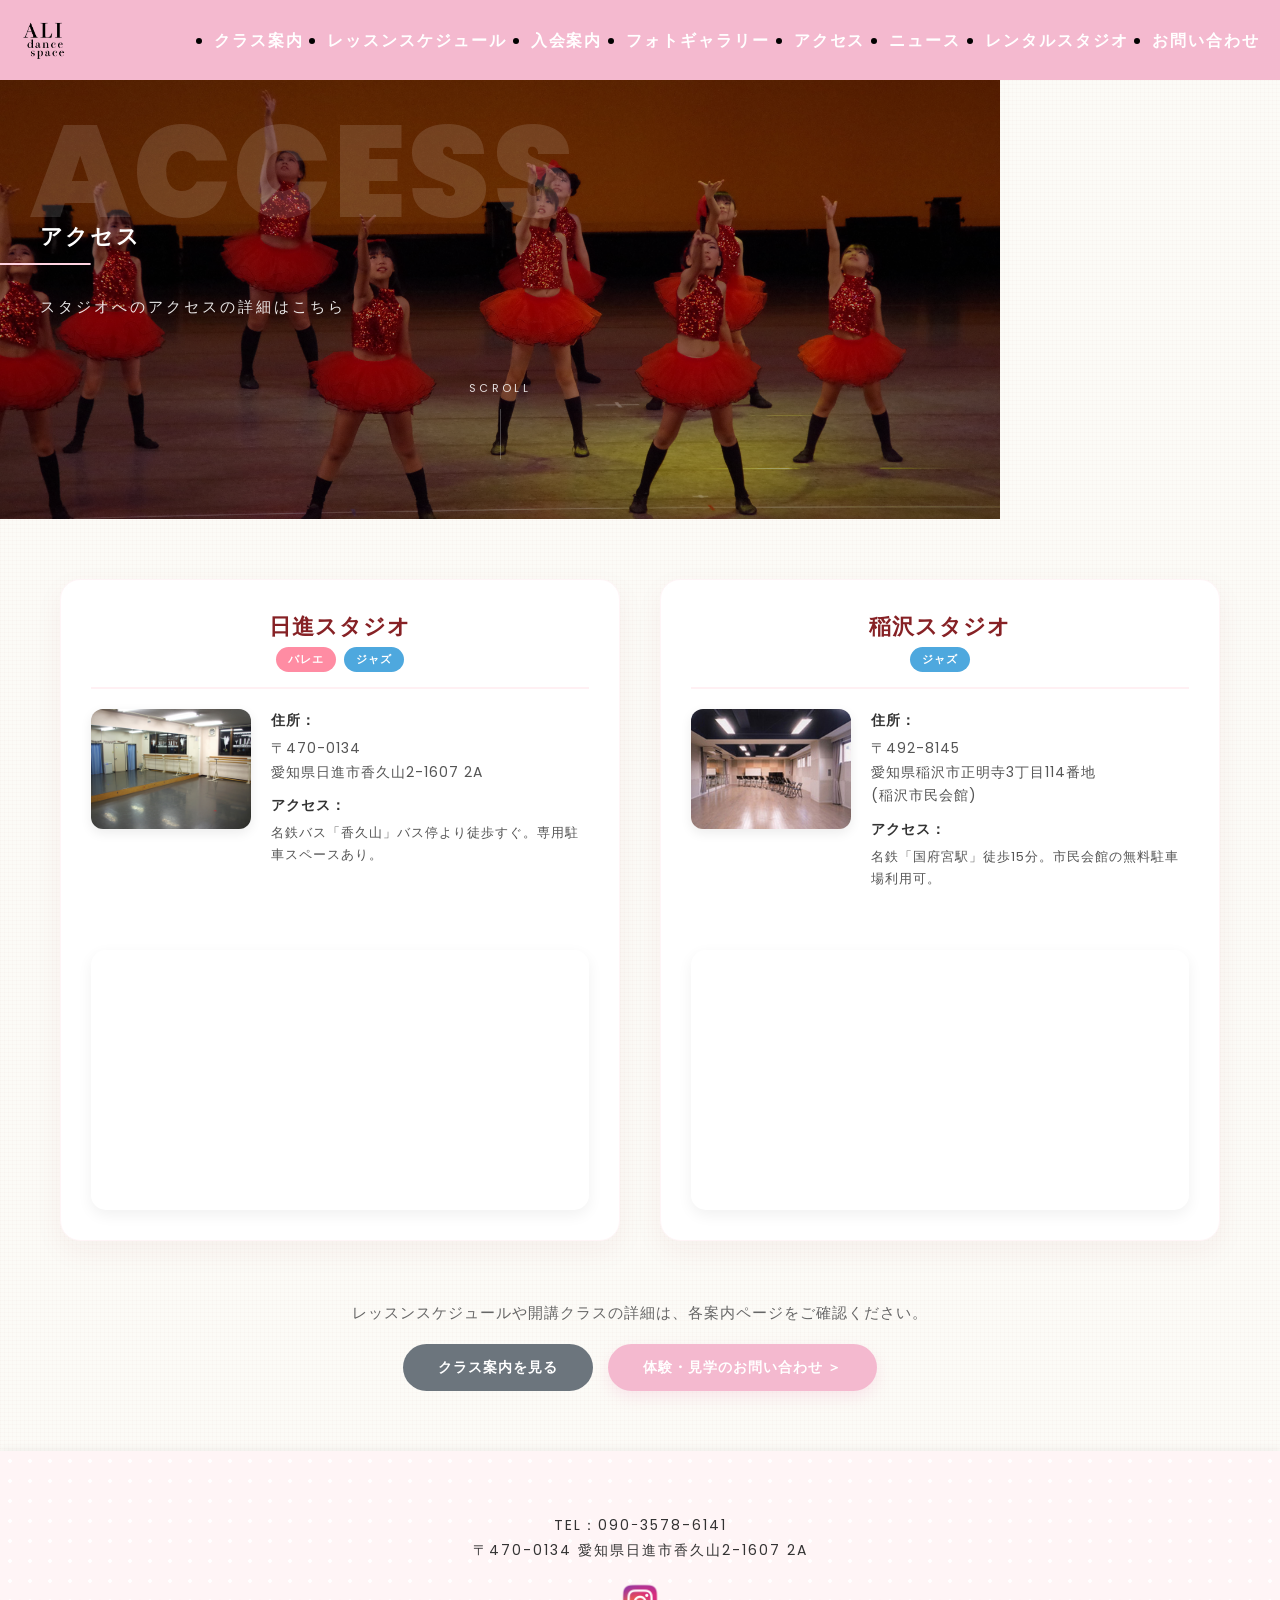
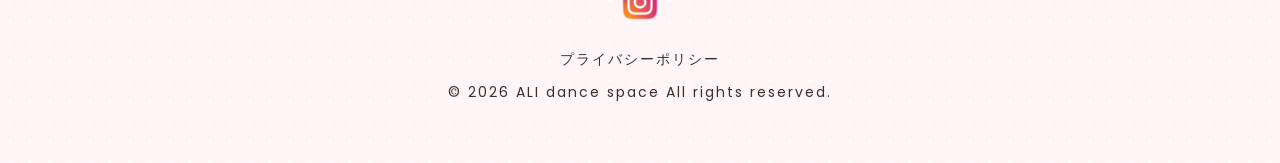
<file: access.html>
<!doctype html>
<html>
<head>
<meta charset="utf-8">
<meta name="viewport" content="width=device-width, initial-scale=1.0">
<meta name="robots" content="noindex, nofollow">
<link rel="stylesheet" href="style.css">
<link rel="stylesheet" href="css/slick.css">
<link rel="stylesheet" href="css/slick-theme.css">
<link href="https://fonts.googleapis.com/css2?family=Poppins&display=swap" rel="stylesheet">
<script src="https://code.jquery.com/jquery-3.6.0.min.js"></script>
<script src="js/slick.min.js"></script>
<title>アクセス｜ALI dance space｜日進市・稲沢市のJAZZ・バレエダンススタジオ</title>
<link rel="icon" href="logo.ico">
</head>

<body>
	
<header>
  <a href="index.html"><img src="img/logo.png" alt="サイトロゴ" class="logo"></a>
	
<nav class="header-nav">
  <div class="hamburger" id="hamburger">
    <span></span>
    <span></span>
    <span></span>
  </div>

  <ul class="nav-list">
    <li><a href="class.html">クラス案内</a></li>
    <li><a href="lesson.html">レッスンスケジュール</a></li>
    <li><a href="membership.html">入会案内</a></li>
    <li><a href="gallery.html">フォトギャラリー</a></li>
    <li><a href="access.html">アクセス</a></li>
    <li><a href="news.html">ニュース</a></li>
    <li><a href="studio.html">レンタルスタジオ</a></li>
    <li><a href="contact.html">お問い合わせ</a></li>
  </ul>
</nav>
</header>
	
      <div class="rental-title accesspage-background-img">

      <p class="rental-en">
        ACCESS
      </p>

      <h2>
        アクセス
      </h2>

      <p class="rental-lead">
        スタジオへのアクセスの詳細はこちら</p>

  <div class="kv-scroll">
    <span>SCROLL</span>
  </div>
    </div>

<section class="access-section" style="max-width: 1200px; margin: 60px auto; padding: 0 20px; font-family: 'Poppins', sans-serif;">
  
  <div class="studio-grid" style="display: flex; gap: 40px; flex-wrap: wrap; justify-content: center;">
    
    <div class="studio-card" style="flex: 1; min-width: 300px; max-width: 560px; background: #fff; border-radius: 20px; box-shadow: 0 10px 30px rgba(134, 33, 37, 0.05); padding: 30px; border: 1px solid #fff5f7; display: flex; flex-direction: column; justify-content: space-between;">
      
      <div>
        <div class="studio-header" style="display: flex; align-items: center; justify-content: space-between; margin-bottom: 20px; border-bottom: 2px solid #fff0f3; padding-bottom: 15px;">
          <h3 style="font-size: 22px; color: #862125; font-weight: bold; letter-spacing: 1px; margin: 0;">日進スタジオ</h3>
          <div class="tags" style="display: flex; gap: 8px;">
            <span style="background-color: #ff8ca3; color: #fff; font-size: 11px; padding: 4px 12px; border-radius: 50px; font-weight: bold; letter-spacing: 1px;">バレエ</span>
            <span style="background-color: #4ea8de; color: #fff; font-size: 11px; padding: 4px 12px; border-radius: 50px; font-weight: bold; letter-spacing: 1px;">ジャズ</span>
          </div>
        </div>

        <div class="studio-info-flex" style="display: flex; gap: 20px; margin-bottom: 25px; align-items: flex-start; flex-wrap: wrap;">
          <div class="studio-img-wrap" style="width: 160px; height: 120px; border-radius: 12px; overflow: hidden; box-shadow: 0 4px 12px rgba(0,0,0,0.08); flex-shrink: 0; background-color: #f7f7f7;">
            <img src="img/studio_nisshin.jpg" alt="日進スタジオ 内観" style="width: 100%; height: 100%; object-fit: cover;">
          </div>
          
          <div class="studio-text" style="font-size: 14px; color: #555; line-height: 1.7; letter-spacing: 1px; flex: 1; min-width: 200px;">
            <p style="margin-bottom: 4px; font-weight: bold; color: #333;">住所：</p>
            <p style="margin-bottom: 10px;">〒470-0134<br>愛知県日進市香久山2-1607 2A</p>
            <p style="margin-bottom: 4px; font-weight: bold; color: #333;">アクセス：</p>
            <p style="font-size: 13px;">名鉄バス「香久山」バス停より徒歩すぐ。専用駐車スペースあり。</p>
          </div>
        </div>
      </div>

      <div class="map-container" style="position: relative; width: 100%; height: 260px; border-radius: 15px; overflow: hidden; box-shadow: 0 5px 15px rgba(0,0,0,0.06); margin-top: auto;">
        <iframe src="https://www.google.com/maps/embed?pb=!1m18!1m12!1m3!1d3263.3644917631165!2d137.0189333!3d35.1226065!2m3!1f0!2f0!3f0!3m2!1i1024!2i768!4f131!3m3!1m2!1s0x600364f9bfdfb9ef%3A0xc6cb556f8f539fb!2z44CSNDcwLTAxMzQg5oSb5m-l55yM5pel6YCy5biC6aaZ5LmF5bGx77yS5LiB55uu77yR77ValidfIDJB!5e0!3m2!1sja!2sjp!4v1650000000000!5m2!1sja!2sjp" width="100%" height="100%" style="border:0;" allowfullscreen="" loading="lazy" referrerpolicy="no-referrer-when-downgrade"></iframe>
      </div>

    </div>

    <div class="studio-card" style="flex: 1; min-width: 300px; max-width: 560px; background: #fff; border-radius: 20px; box-shadow: 0 10px 30px rgba(134, 33, 37, 0.05); padding: 30px; border: 1px solid #fff5f7; display: flex; flex-direction: column; justify-content: space-between;">
      
      <div>
        <div class="studio-header" style="display: flex; align-items: center; justify-content: space-between; margin-bottom: 20px; border-bottom: 2px solid #fff0f3; padding-bottom: 15px;">
          <h3 style="font-size: 22px; color: #862125; font-weight: bold; letter-spacing: 1px; margin: 0;">稲沢スタジオ</h3>
          <div class="tags" style="display: flex; gap: 8px;">
            <span style="background-color: #4ea8de; color: #fff; font-size: 11px; padding: 4px 12px; border-radius: 50px; font-weight: bold; letter-spacing: 1px;">ジャズ</span>
          </div>
        </div>

        <div class="studio-info-flex" style="display: flex; gap: 20px; margin-bottom: 25px; align-items: flex-start; flex-wrap: wrap;">
          <div class="studio-img-wrap" style="width: 160px; height: 120px; border-radius: 12px; overflow: hidden; box-shadow: 0 4px 12px rgba(0,0,0,0.08); flex-shrink: 0; background-color: #f7f7f7;">
            <img src="img/studio_inazawa.jpg" alt="稲沢スタジオ 外観" style="width: 100%; height: 100%; object-fit: cover;">
          </div>
          
          <div class="studio-text" style="font-size: 14px; color: #555; line-height: 1.7; letter-spacing: 1px; flex: 1; min-width: 200px;">
            <p style="margin-bottom: 4px; font-weight: bold; color: #333;">住所：</p>
            <p style="margin-bottom: 10px;">〒492-8145<br>愛知県稲沢市正明寺3丁目114番地<br>(稲沢市民会館)</p>
            <p style="margin-bottom: 4px; font-weight: bold; color: #333;">アクセス：</p>
            <p style="font-size: 13px;">名鉄「国府宮駅」徒歩15分。市民会館の無料駐車場利用可。</p>
          </div>
        </div>
      </div>

      <div class="map-container" style="position: relative; width: 100%; height: 260px; border-radius: 15px; overflow: hidden; box-shadow: 0 5px 15px rgba(0,0,0,0.06); margin-top: auto;">
        <iframe src="https://www.google.com/maps/embed?pb=!1m18!1m12!1m3!1d3258.6433282200874!2d136.7972412!3d35.2526553!2m3!1f0!2f0!3f0!3m2!1i1024!2i768!4f131!3m3!1m2!1s0x6003998f4803975d%3A0xc4eb7faae6fc4bb7!2z44CSNDkyLTgxNDUg5oSb5m-l55yM6biy5rKi5biC5q2j5piO5a-677yT5LiB55uu77yR77yR77yUIChpbmF6YXdhKQ!5e0!3m2!1sja!2sjp!4v1650000000000!5m2!1sja!2sjp" width="100%" height="100%" style="border:0;" allowfullscreen="" loading="lazy" referrerpolicy="no-referrer-when-downgrade"></iframe>
      </div>

    </div>

  </div>

  <div class="access-bottom-cta" style="text-align: center; margin-top: 60px;">
    <p style="color: #666; font-size: 15px; margin-bottom: 20px; letter-spacing: 1px;">レッスンスケジュールや開講クラスの詳細は、各案内ページをご確認ください。</p>
    <div style="display: flex; justify-content: center; gap: 15px; flex-wrap: wrap;">
      <a href="class.html" style="display: inline-block; background-color: #6c757d; color: #fff; padding: 13px 35px; border-radius: 50px; font-size: 14px; font-weight: bold; letter-spacing: 1px; transition: all 0.3s ease; text-decoration: none;">クラス案内を見る</a>
      <a href="first.html" style="display: inline-block; background-color: #f4b9cf; color: #fff; padding: 13px 35px; border-radius: 50px; font-size: 14px; font-weight: bold; letter-spacing: 1px; box-shadow: 0 6px 15px rgba(244, 185, 207, 0.3); transition: all 0.3s ease; text-decoration: none;">体験・見学のお問い合わせ ＞</a>
    </div>
  </div>

</section>

<script>
$(function() {
  $('.hamburger').on('click', function() {
    $(this).toggleClass('active');
    $('.nav-list').toggleClass('open');
  });
});
</script>

<footer class="footer">
  <div class="footer-info">
    <p class="footer-tel">TEL：090ｰ3578-6141</p>
    <p class="footer-address">〒470-0134 愛知県日進市香久山2-1607 2A</p>

    <div class="footer-sns">
      <a href="https://www.instagram.com/alidancespace/">
        <img src="img/insta.png" alt="Instagram" class="sns-img">
      </a>
    </div>
  </div>

  <p class="footer-links">
    <a href="policy.html">プライバシーポリシー</a>
  </p>

  <p>&copy; 2026 ALI dance space All rights reserved.</p>
</footer>
	
</body>
</html>
</file>
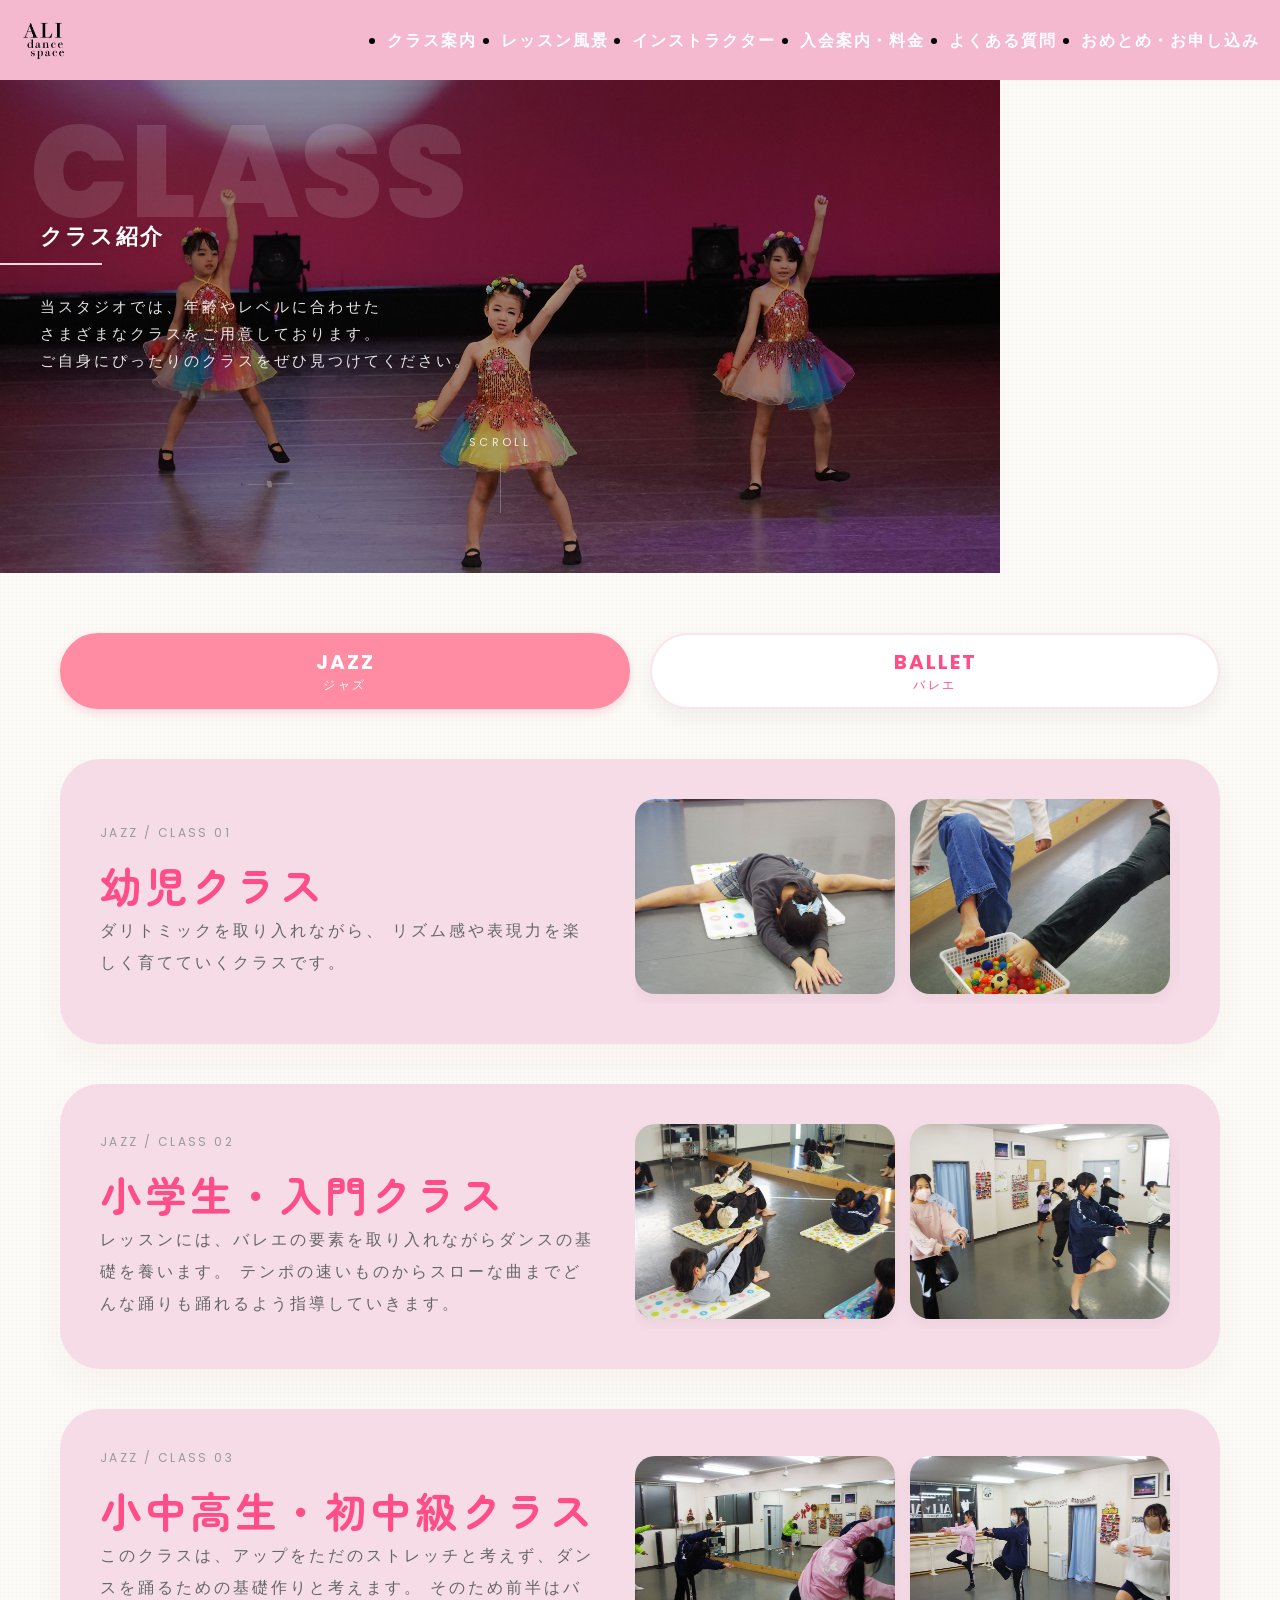
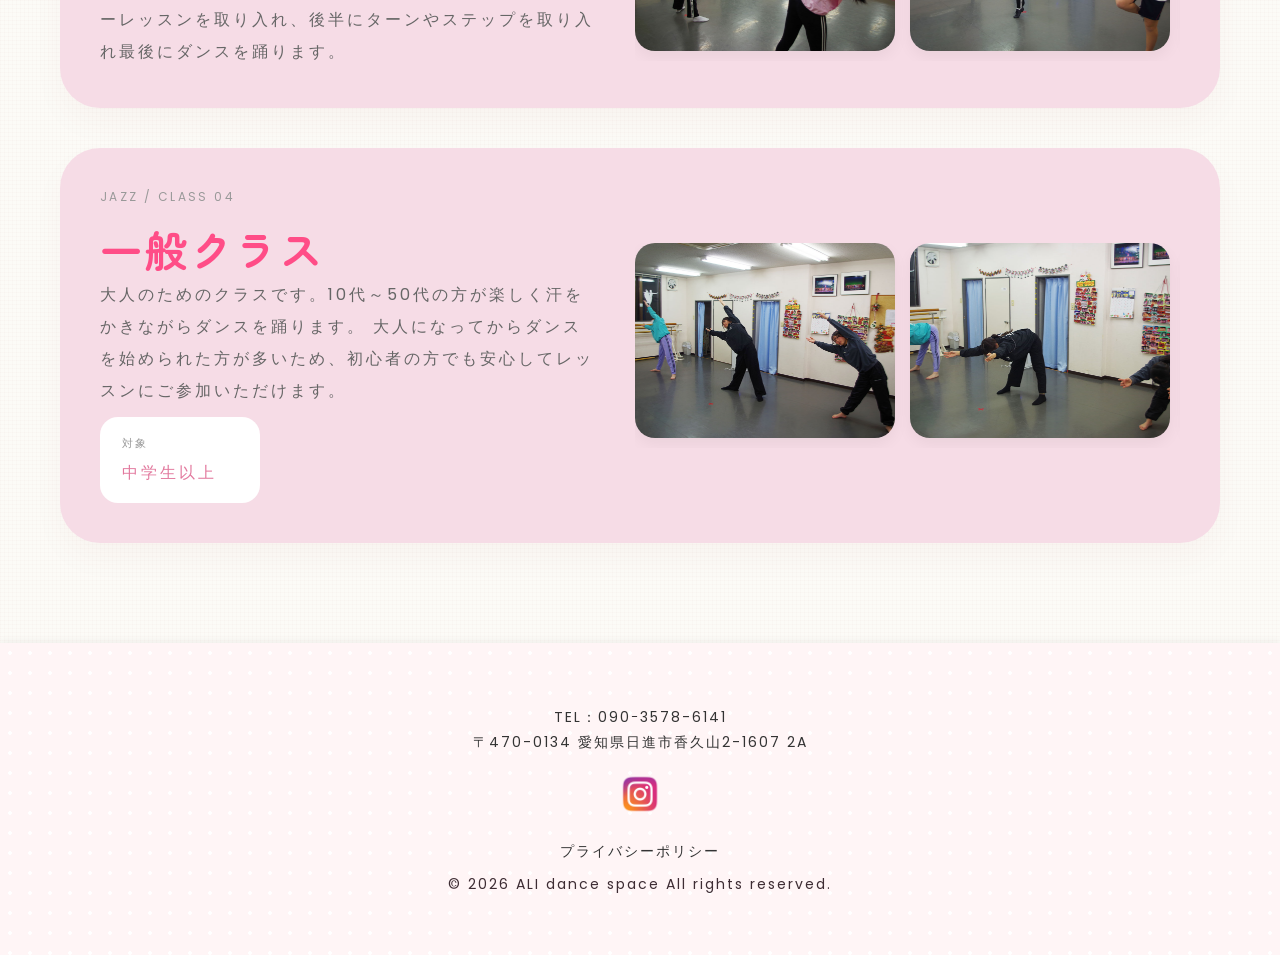
<file: class_v2.html>
<!doctype html>
<html>
<head>
<meta charset="utf-8">
<meta name="viewport" content="width=device-width, initial-scale=1.0">
<meta name="robots" content="noindex, nofollow">
<link rel="stylesheet" href="style.css">
<link rel="stylesheet" href="css/slick.css">
<link rel="stylesheet" href="css/slick-theme.css">
<link href="https://fonts.googleapis.com/css2?family=Poppins:wght@400;600;700;800&family=Zen+Maru+Gothic:wght@500;700&display=swap" rel="stylesheet">
<script src="https://code.jquery.com/jquery-3.6.0.min.js"></script>
<script src="js/slick.min.js"></script>
<title>ALI dance space｜日進市・稲沢市のジャズ・バレエダンススタジオ</title>
<link rel="icon" href="logo.ico">
</head>

<body>
	
<header>
  <a href="index.html"><img src="img/logo.png" alt="サイトロゴ" class="logo"></a>
	
  <nav class="header-nav">
    <div class="hamburger" id="hamburger">
      <span></span>
      <span></span>
      <span></span>
    </div>

    <ul class="nav-list">
      <li><a href="class.html">クラス案内</a></li>
      <li><a href="lesson.html">レッスン風景</a></li>
      <li><a href="instructor.html">インストラクター</a></li>
      <li><a href="membership.html">入会案内・料金</a></li>
      <li><a href="faq.html">よくある質問</a></li>
      <li><a href="contact.html">おめとめ・お申し込み</a></li>
    </ul>
  </nav>
</header>

      <div class="rental-title classpage-background-img">

      <p class="rental-en">
        CLASS
      </p>

      <h2>
        クラス紹介
      </h2>

      <p class="rental-lead">
        当スタジオでは、年齢やレベルに合わせた<br>
        さまざまなクラスをご用意しております。<br>
        ご自身にぴったりのクラスをぜひ見つけてください。</p>

  <div class="kv-scroll">
    <span>SCROLL</span>
  </div>
    </div>

<main class="class-page-container">

  <div class="tab-button-wrap">
    <button class="tab-btn active" data-tab="jazz">JAZZ<span>ジャズ</span></button>
    <button class="tab-btn" data-tab="ballet">BALLET<span>バレエ</span></button>
  </div>

  <div class="tab-content active" id="jazz">
    <div class="class-detail-grid">
      
      <section class="class-detail-card">
        <div class="detail-text-area">
          <span class="detail-category">JAZZ / CLASS 01</span>
          <h3 class="detail-title">幼児クラス</h3>
          <p class="detail-text">ダリトミックを取り入れながら、 リズム感や表現力を楽しく育てていくクラスです。</p>
        </div>
        <div class="class-slider-container">
          <div class="class-slider-track">
      <img src="img/class/j_nyumon_01.jpg" alt="">
      <img src="img/class/j_youzi_04.jpg" alt="">
      <img src="img/class/j_nyumon_03.jpg" alt="">
          </div>
        </div>
      </section>

      <section class="class-detail-card">
        <div class="detail-text-area">
          <span class="detail-category">JAZZ / CLASS 02</span>
          <h3 class="detail-title">小学生・入門クラス</h3>
          <p class="detail-text">レッスンには、バレエの要素を取り入れながらダンスの基礎を養います。 テンポの速いものからスローな曲までどんな踊りも踊れるよう指導していきます。</p>
        </div>
        <div class="class-slider-container">
          <div class="class-slider-track">
      <img src="img/class/j_kids_01.jpg" alt="">
      <img src="img/class/j_kids_02.jpg" alt="">
      <img src="img/class/j_kids_03.jpg" alt="">
          </div>
        </div>
      </section>

      <section class="class-detail-card">
        <div class="detail-text-area">
          <span class="detail-category">JAZZ / CLASS 03</span>
          <h3 class="detail-title">小中高生・初中級クラス</h3>
          <p class="detail-text">このクラスは、アップをただのストレッチと考えず、ダンスを踊るための基礎作りと考えます。 そのため前半はバーレッスンを取り入れ、後半にターンやステップを取り入れ最後にダンスを踊ります。</p>
        </div>
        <div class="class-slider-container">
          <div class="class-slider-track">
      <img src="img/class/j_shotyuukyu_01.jpg" alt="">
      <img src="img/class/j_shotyuukyu_02.jpg" alt="">
      <img src="img/class/j_shotyuukyu_03.jpg" alt="">
          </div>
        </div>
      </section>

      <section class="class-detail-card">
        <div class="detail-text-area">
          <span class="detail-category">JAZZ / CLASS 04</span>
          <h3 class="detail-title">一般クラス</h3>
          <p class="detail-text">大人のためのクラスです。10代～50代の方が楽しく汗をかきながらダンスを踊ります。 大人になってからダンスを始められた方が多いため、初心者の方でも安心してレッスンにご参加いただけます。</p>
          <div class="detail-info-mini">
            <div class="mini-box"><span class="mini-title">対象</span><p class="schedule-target">中学生以上</p></div>
          </div>
        </div>
        <div class="class-slider-container">
          <div class="class-slider-track">
      <img src="img/class/j_ippan_01.jpg" alt="">
      <img src="img/class/j_ippan_02.jpg" alt="">
      <img src="img/class/j_ippan_03.jpg" alt="">
      <img src="img/class/j_ippan_04.jpg" alt="">
          </div>
        </div>
      </section>

    </div>
  </div>

  <div class="tab-content" id="ballet">
    <div class="class-detail-grid">
      
      <section class="class-detail-card-blue">
        <div class="detail-text-area">
          <span class="detail-category">BALLET / CLASS 01</span>
          <h3 class="detail-title-blue">幼児クラス</h3>
          <p class="detail-text">音楽性、リズム感、想像力を養い、まっすぐ伸びることを覚えます。</p>
        </div>
        <div class="class-slider-container">
          <div class="class-slider-track">
      <img src="img/class/b_youzi_01.jpg" alt="">
      <img src="img/class/b_youzi_02.jpg" alt="">
      <img src="img/class/b_youzi_03.jpg" alt="">
          </div>
        </div>
      </section>

      <section class="class-detail-card-blue">
        <div class="detail-text-area">
          <span class="detail-category">BALLET / CLASS 02</span>
          <h3 class="detail-title-blue">小学生・バレエシューズクラス</h3>
          <p class="detail-text">未経験者、初心者のクラスです。 バレエの基礎的な動きを１つずつゆっくりと指導していきます。</p>
        </div>
      </section>

      <section class="class-detail-card-blue">
        <div class="detail-text-area">
          <span class="detail-category">BALLET / CLASS 03</span>
          <h3 class="detail-title-blue">一般・バレエクラス</h3>
          <p class="detail-text">身体を柔らかくしたい、姿勢をよくしたいなど大人になって初めてバレエをする方でも無理のないクラスです。</p>
        </div>
        <div class="class-slider-container">
          <div class="class-slider-track">
      <img src="img/class/b_otona_01.jpg" alt="">
      <img src="img/class/b_otona_02.jpg" alt="">
      <img src="img/class/b_otona_03.jpg" alt="">
          </div>
        </div>
      </section>

    </div>
  </div>

</main>
<footer class="footer">
  <div class="footer-info">
    <p class="footer-tel">TEL：090ｰ3578-6141</p>
    <p class="footer-address">〒470-0134 愛知県日進市香久山2-1607 2A</p>

    <div class="footer-sns">
      <a href="https://www.instagram.com/alidancespace/">
        <img src="img/insta.png" alt="Instagram" class="sns-img">
      </a>
    </div>
  </div>

  <p class="footer-links">
    <a href="policy.html">プライバシーポリシー</a>
  </p>

  <p>&copy; 2026 ALI dance space All rights reserved.</p>
</footer>

<script>
  document.addEventListener("DOMContentLoaded", function() {
    var tabButtons = document.querySelectorAll(".tab-btn");
    var tabContents = document.querySelectorAll(".tab-content");

    tabButtons.forEach(function(button) {
      button.addEventListener("click", function() {
        var targetTab = button.getAttribute("data-tab");

        // 全ボタンからactiveクラスを外す
        tabButtons.forEach(function(btn) { btn.classList.remove("active"); });
        // 全コンテンツからactiveクラスを外す
        tabContents.forEach(function(content) { content.classList.remove("active"); });

        // クリックしたものだけをactiveにする
        button.classList.add("active");
        document.getElementById(targetTab).classList.add("active");
      });
    });

    // ハンバーガーメニュー用のスクリプト
    var hamburger = document.getElementById("hamburger");
    var headerNav = document.querySelector(".header-nav");
    if (hamburger && headerNav) {
      hamburger.addEventListener("click", function() {
        hamburger.classList.toggle("active");
        headerNav.classList.toggle("active");
      });
    }
  });
</script>

</body>
</html>
</file>
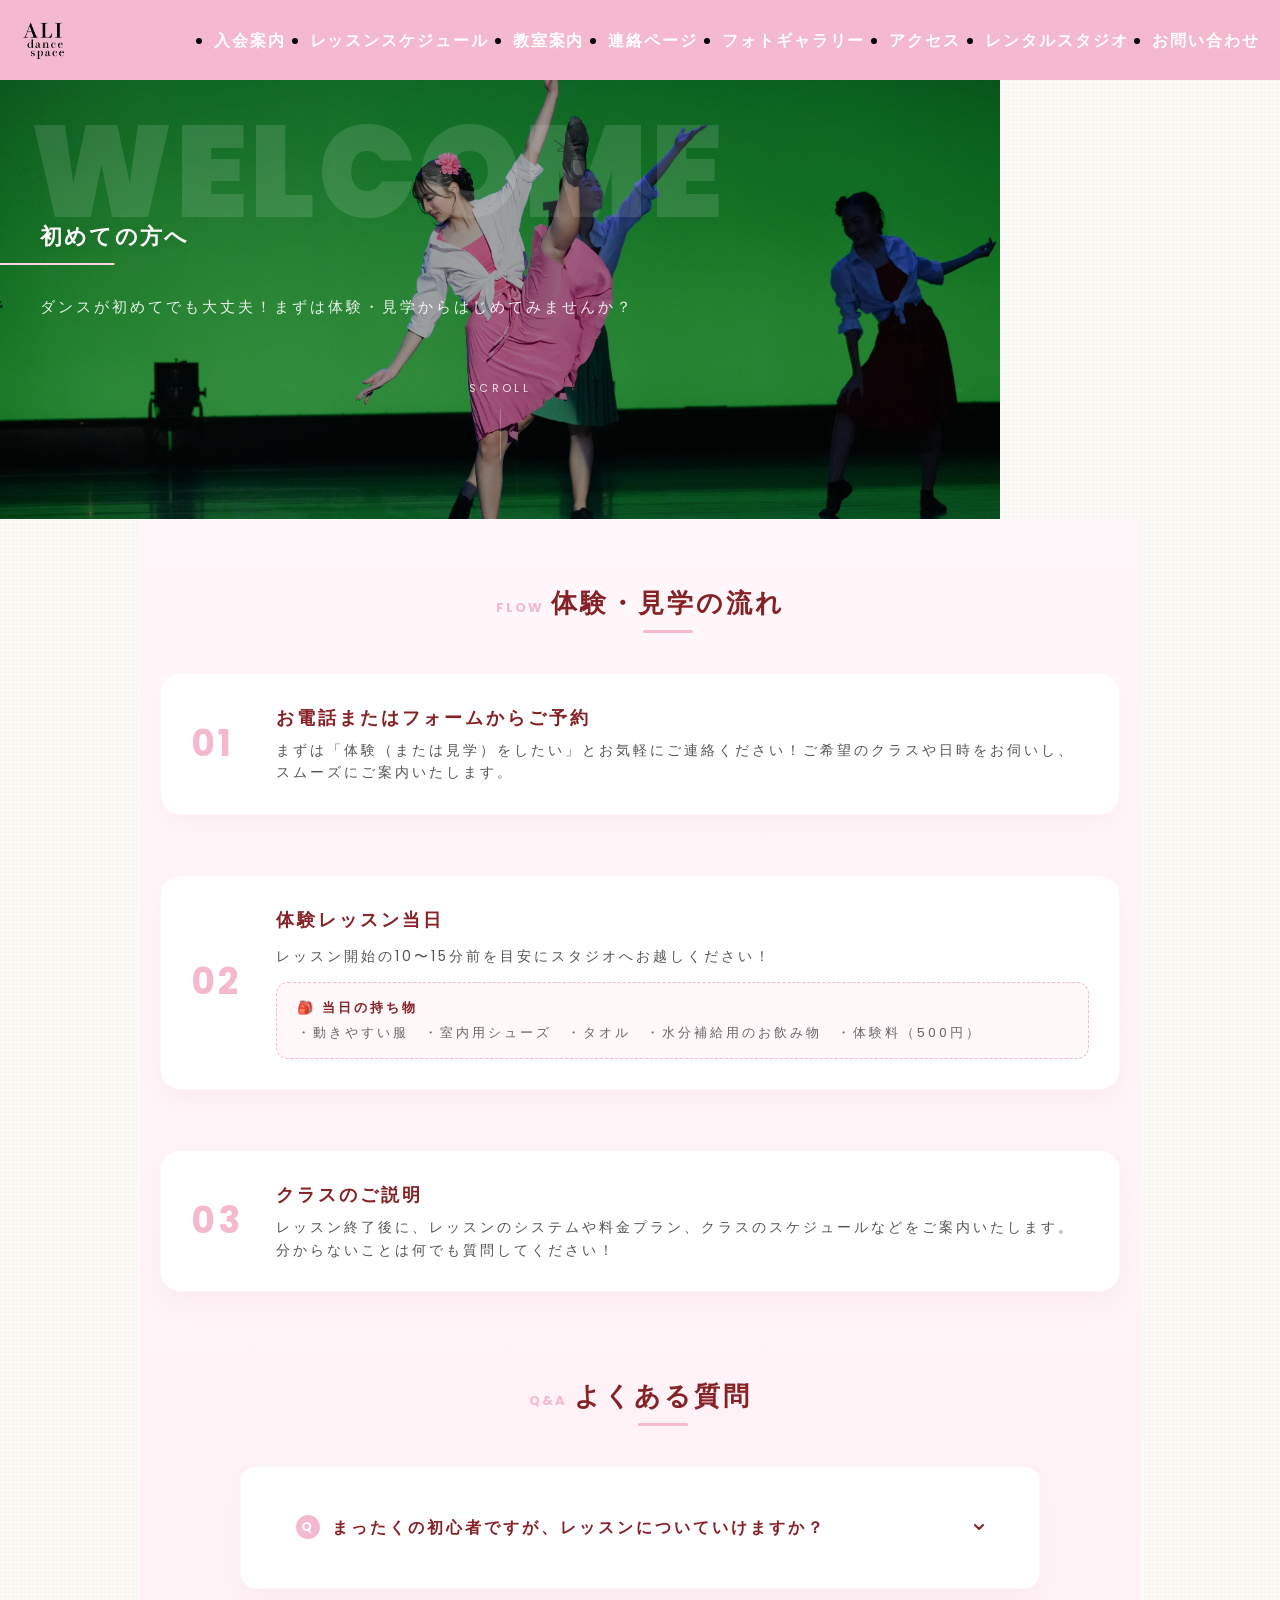
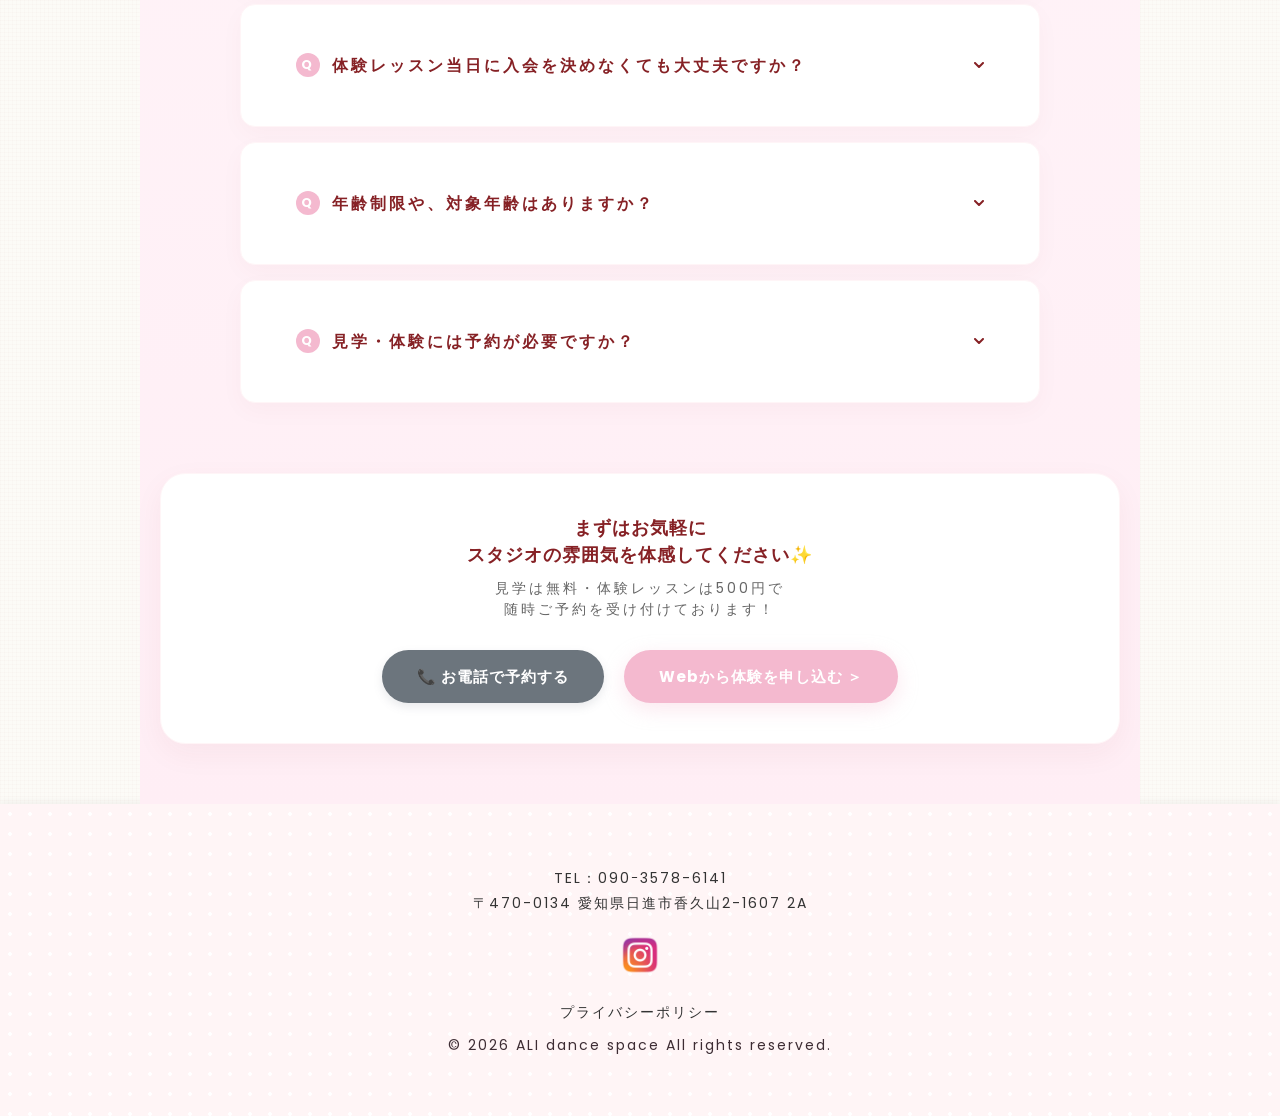
<file: first.html>
<!doctype html>
<html>
<head>
<meta charset="utf-8">
<meta name="viewport" content="width=device-width, initial-scale=1.0">
<meta name="robots" content="noindex, nofollow">
<link rel="stylesheet" href="style.css">
<link rel="stylesheet" href="css/slick.css">
<link rel="stylesheet" href="css/slick-theme.css">
<link href="https://fonts.googleapis.com/css2?family=Poppins&display=swap" rel="stylesheet">
<script src="https://code.jquery.com/jquery-3.6.0.min.js"></script>
<script src="js/slick.min.js"></script>
<title>初めての方へ（体験・見学案内）｜ALI dance space｜日進市・稲沢市のJAZZ・バレエダンススタジオ</title>
<link rel="icon" href="logo.ico">

<style>
/* --- FAQアコーディオン用のスタイル --- */
.faq-item {
  background: #fff;
  border-radius: 15px;
  margin-bottom: 15px;
  border: 1px solid #fff5f7;
  box-shadow: 0 8px 25px rgba(134, 33, 37, 0.03);
  overflow: hidden;
}
.faq-question {
  padding: 20px 25px;
  font-weight: bold;
  color: #862125;
  cursor: pointer;
  position: relative;
  display: flex;
  align-items: center;
  gap: 12px;
  user-select: none;
  transition: background 0.3s ease;
  text-align: left;
}
.faq-question:hover {
  background-color: #fff9fa;
}
/* 矢印アイコン */
.faq-question::after {
  content: '';
  position: absolute;
  right: 25px;
  top: 50%;
  transform: translateY(-50%) rotate(0deg);
  width: 10px;
  height: 6px;
  background: url("data:image/svg+xml,%3Csvg xmlns='http://www.w3.org/2000/svg' viewBox='0 0 10 6'%3E%3Cpath d='M1 1l4 4 4-4' fill='none' stroke='%23862125' stroke-width='2' stroke-linecap='round' stroke-linejoin='round'/%3E%3C/svg%3E") no-repeat center/contain;
  transition: transform 0.3s ease;
}
/* 開いた時の矢印の向き */
.faq-item.active .faq-question::after {
  transform: translateY(-50%) rotate(180deg);
}
.faq-answer {
  display: none; /* 初期状態は非表示 */
  padding: 0 25px 25px 52px;
  color: #555;
  font-size: 14px;
  line-height: 1.7;
  text-align: left;
  border-top: 1px solid #fff9fa;
  padding-top: 15px;
}
.faq-q-badge {
  background: #f4b9cf;
  color: #fff;
  font-size: 13px;
  width: 24px;
  height: 24px;
  border-radius: 50%;
  display: inline-flex;
  align-items: center;
  justify-content: center;
  flex-shrink: 0;
}
.faq-a-badge {
  background: #862125;
  color: #fff;
  font-size: 13px;
  width: 24px;
  height: 24px;
  border-radius: 50%;
  display: inline-flex;
  align-items: center;
  justify-content: center;
  flex-shrink: 0;
  margin-right: 8px;
  vertical-align: middle;
}
</style>
</head>

<body>
	
<header>
  <a href="index.html"><img src="img/logo.png" alt="サイトロゴ" class="logo"></a>
	
<nav class="header-nav">
  <!-- ハンバーガーアイコン（SPのみ表示） -->
  <div class="hamburger" id="hamburger">
    <span></span>
    <span></span>
    <span></span>
  </div>

  <!-- ナビ本体 -->
  <ul class="nav-list">
    <li><a href="membership.html">入会案内</a></li>
    <li><a href="lesson.html">レッスンスケジュール</a></li>
    <li><a href="class.html">教室案内</a></li>
    <li><a href="news.html">連絡ページ</a></li>
    <li><a href="gallery.html">フォトギャラリー</a></li>
    <li><a href="access.html">アクセス</a></li>
    <li><a href="studio.html">レンタルスタジオ</a></li>
    <li><a href="contact.html">お問い合わせ</a></li>
  </ul>
</nav>
</header>
	
<!-- キービジュアル -->

      <div class="rental-title firstpage-background-img">

      <p class="rental-en">
        WELCOME
      </p>

      <h2>
        初めての方へ
      </h2>

      <p class="rental-lead">
        ダンスが初めてでも大丈夫！まずは体験・見学からはじめてみませんか？</p>

  <div class="kv-scroll">
    <span>SCROLL</span>
  </div>
    </div>

<!-- メインコンテンツ -->
<section class="content-section block block-a price-section" style="max-width: 1000px; margin: 0 auto; padding: 60px 20px; font-family: 'Poppins', sans-serif;">

  <!-- ==================== 体験の流れセクション ==================== -->
  <div style="text-align: center; margin-bottom: 40px;">
    <span style="font-size: 13px; color: #f4b9cf; font-weight: bold; letter-spacing: 2px; text-transform: uppercase;">Flow</span>
    <h3 style="font-size: 26px; color: #862125; font-weight: bold; margin-top: 5px; position: relative; display: inline-block; padding-bottom: 10px;">
      体験・見学の流れ
      <span style="position: absolute; bottom: 0; left: 50%; transform: translateX(-50%); width: 50px; height: 3px; background: #f4b9cf; border-radius: 2px;"></span>
    </h3>
  </div>

  <!-- ステップカードの縦並びリスト -->
  <div class="flow-container" style="display: flex; flex-direction: column; gap: 30px; margin-bottom: 80px;">
    
    <!-- STEP 01 -->
    <div class="price-card" style="background: #fff; border-radius: 20px; padding: 30px; border: 1px solid #fff5f7; box-shadow: 0 10px 30px rgba(134, 33, 37, 0.04); display: flex; align-items: center; gap: 25px; flex-wrap: wrap;">
      <div style="font-size: 36px; font-weight: bold; color: #f4b9cf; font-family: 'Poppins', sans-serif; line-height: 1; min-width: 60px;">01</div>
      <div style="flex: 1; min-width: 200px;">
        <h4 style="font-size: 18px; color: #862125; font-weight: bold; margin-bottom: 8px;">お電話またはフォームからご予約</h4>
        <p style="font-size: 14px; color: #555; line-height: 1.6;">まずは「体験（または見学）をしたい」とお気軽にご連絡ください！ご希望のクラスや日時をお伺いし、スムーズにご案内いたします。</p>
      </div>
    </div>

    <!-- STEP 02 -->
    <div class="price-card" style="background: #fff; border-radius: 20px; padding: 30px; border: 1px solid #fff5f7; box-shadow: 0 10px 30px rgba(134, 33, 37, 0.04); display: flex; align-items: center; gap: 25px; flex-wrap: wrap;">
      <div style="font-size: 36px; font-weight: bold; color: #f4b9cf; font-family: 'Poppins', sans-serif; line-height: 1; min-width: 60px;">02</div>
      <div style="flex: 1; min-width: 200px;">
        <h4 style="font-size: 18px; color: #862125; font-weight: bold; margin-bottom: 12px;">体験レッスン当日</h4>
        <p style="font-size: 14px; color: #555; line-height: 1.6; margin-bottom: 15px;">レッスン開始の10〜15分前を目安にスタジオへお越しください！</p>
        
        <!-- 持ち物インフォメーション枠 -->
        <div style="background-color: #fff9fa; border: 1px dashed #f4b9cf; border-radius: 12px; padding: 15px 20px;">
          <p style="font-size: 13px; font-weight: bold; color: #862125; margin-bottom: 5px;">🎒 当日の持ち物</p>
          <ul style="font-size: 13px; color: #666; list-style: none; padding-left: 0; margin: 0; display: flex; flex-wrap: wrap; gap: 15px;">
            <li>・動きやすい服</li>
            <li>・室内用シューズ</li>
            <li>・タオル</li>
            <li>・水分補給用のお飲み物</li>
            <li>・体験料（500円）</li>
          </ul>
        </div>
      </div>
    </div>

    <!-- STEP 03 -->
    <div class="price-card" style="background: #fff; border-radius: 20px; padding: 30px; border: 1px solid #fff5f7; box-shadow: 0 10px 30px rgba(134, 33, 37, 0.04); display: flex; align-items: center; gap: 25px; flex-wrap: wrap;">
      <div style="font-size: 36px; font-weight: bold; color: #f4b9cf; font-family: 'Poppins', sans-serif; line-height: 1; min-width: 60px;">03</div>
      <div style="flex: 1; min-width: 200px;">
        <h4 style="font-size: 18px; color: #862125; font-weight: bold; margin-bottom: 8px;">クラスのご説明</h4>
        <p style="font-size: 14px; color: #555; line-height: 1.6;">レッスン終了後に、レッスンのシステムや料金プラン、クラスのスケジュールなどをご案内いたします。分からないことは何でも質問してください！</p>
      </div>
    </div>

  </div>


  <!-- ==================== よくある質問（FAQ）セクション ==================== -->
  <div style="text-align: center; margin-bottom: 40px;">
    <span style="font-size: 13px; color: #f4b9cf; font-weight: bold; letter-spacing: 2px; text-transform: uppercase;">Q&A</span>
    <h3 style="font-size: 26px; color: #862125; font-weight: bold; margin-top: 5px; position: relative; display: inline-block; padding-bottom: 10px;">
      よくある質問
      <span style="position: absolute; bottom: 0; left: 50%; transform: translateX(-50%); width: 50px; height: 3px; background: #f4b9cf; border-radius: 2px;"></span>
    </h3>
  </div>

  <div class="faq-container" style="max-width: 800px; margin: 0 auto 70px;">
    
    <!-- 質問 1 -->
    <div class="faq-item">
      <div class="faq-question">
        <span class="faq-q-badge">Q</span>
        <span>まったくの初心者ですが、レッスンについていけますか？</span>
      </div>
      <div class="faq-answer">
        もちろん大丈夫です！当スタジオに通われている方の多くが未経験からのスタートです。講師が一人ひとりのレベルに合わせて、基礎からゆっくり丁寧に指導しますのでご安心ください。
      </div>
    </div>

    <!-- 質問 2 -->
    <div class="faq-item">
      <div class="faq-question">
        <span class="faq-q-badge">Q</span>
        <span>体験レッスン当日に入会を決めなくても大丈夫ですか？</span>
      </div>
      <div class="faq-answer">
        まったく問題ありません！スタジオの雰囲気や実際のレッスンを体験していただき、ご自宅でゆっくりご検討ください。無理な勧誘などは一切行っておりませんので、お気軽に楽しんでいただければ幸いです。
      </div>
    </div>

    <!-- 質問 3 -->
    <div class="faq-item">
      <div class="faq-question">
        <span class="faq-q-badge">Q</span>
        <span>年齢制限や、対象年齢はありますか？</span>
      </div>
      <div class="faq-answer">
        キッズクラスから大人のクラスまで、幅広い年齢層の方に合わせたクラスをご用意しております。クラスごとの詳細な対象年齢については「教室案内（クラス紹介）」のページをご覧いただくか、直接お気軽にお問い合わせください。
      </div>
    </div>

    <!-- 質問 4 -->
    <div class="faq-item">
      <div class="faq-question">
        <span class="faq-q-badge">Q</span>
        <span>見学・体験には予約が必要ですか？</span>
      </div>
      <div class="faq-answer">
        スタジオのスペースや安全面を考慮し、事前予約制とさせていただいております。お電話、または当ホームページのお問い合わせフォームより、ご希望の日時をお知らせください。（ホームページからのお問い合わせの場合、こちらからの返信を持ってご予約確定となります。）
      </div>
    </div>

  </div>


  <!-- 下部お問い合わせ・予約誘導ボタン -->
  <div style="text-align: center; background: #fff; border-radius: 25px; padding: 40px 20px; border: 1px solid #fff5f7; box-shadow: 0 10px 30px rgba(134, 33, 37, 0.05);">
    <p style="color: #862125; font-weight: bold; font-size: 18px; margin-bottom: 10px; letter-spacing: 1px;">まずはお気軽に<br>スタジオの雰囲気を体感してください✨</p>
    <p style="color: #666; font-size: 14px; margin-bottom: 30px;">見学は無料・体験レッスンは500円で<br>随時ご予約を受け付けております！</p>
    
    <div style="display: flex; justify-content: center; gap: 20px; flex-wrap: wrap;">
      <a href="tel:09035786141" style="display: inline-block; background-color: #6c757d; color: #fff; padding: 15px 35px; border-radius: 50px; font-size: 15px; font-weight: bold; letter-spacing: 1px; transition: all 0.3s ease; text-decoration: none; box-shadow: 0 4px 10px rgba(108,117,125,0.15);">📞 お電話で予約する</a>
      <a href="contact.html" style="display: inline-block; background-color: #f4b9cf; color: #fff; padding: 15px 35px; border-radius: 50px; font-size: 15px; font-weight: bold; letter-spacing: 1px; box-shadow: 0 6px 20px rgba(244, 185, 207, 0.35); transition: all 0.3s ease; text-decoration: none;">Webから体験を申し込む ＞</a>
    </div>
  </div>

</section>

<!-- ハンバーガーメニュー ＆ FAQ開閉スクリプト -->
<script>
$(function() {
  // ハンバーガーメニュー
  $('.hamburger').on('click', function() {
    $(this).toggleClass('active');
    $('.nav-list').toggleClass('open');
  });

  // FAQアコーディオン開閉
  $('.faq-question').on('click', function() {
    $(this).parent('.faq-item').toggleClass('active');
    $(this).next('.faq-answer').slideToggle(300);
  });
});
</script>

<footer class="footer">
  <div class="footer-info">
    <p class="footer-tel">TEL：090ｰ3578-6141</p>
    <p class="footer-address">〒470-0134 愛知県日進市香久山2-1607 2A</p>

    <div class="footer-sns">
      <a href="https://www.instagram.com/alidancespace/">
        <img src="img/insta.png" alt="Instagram" class="sns-img">
      </a>
    </div>
  </div>

  <p class="footer-links">
    <a href="policy.html">プライバシーポリシー</a>
  </p>

  <p>&copy; 2026 ALI dance space All rights reserved.</p>
</footer>
	
</body>
</html>
</file>
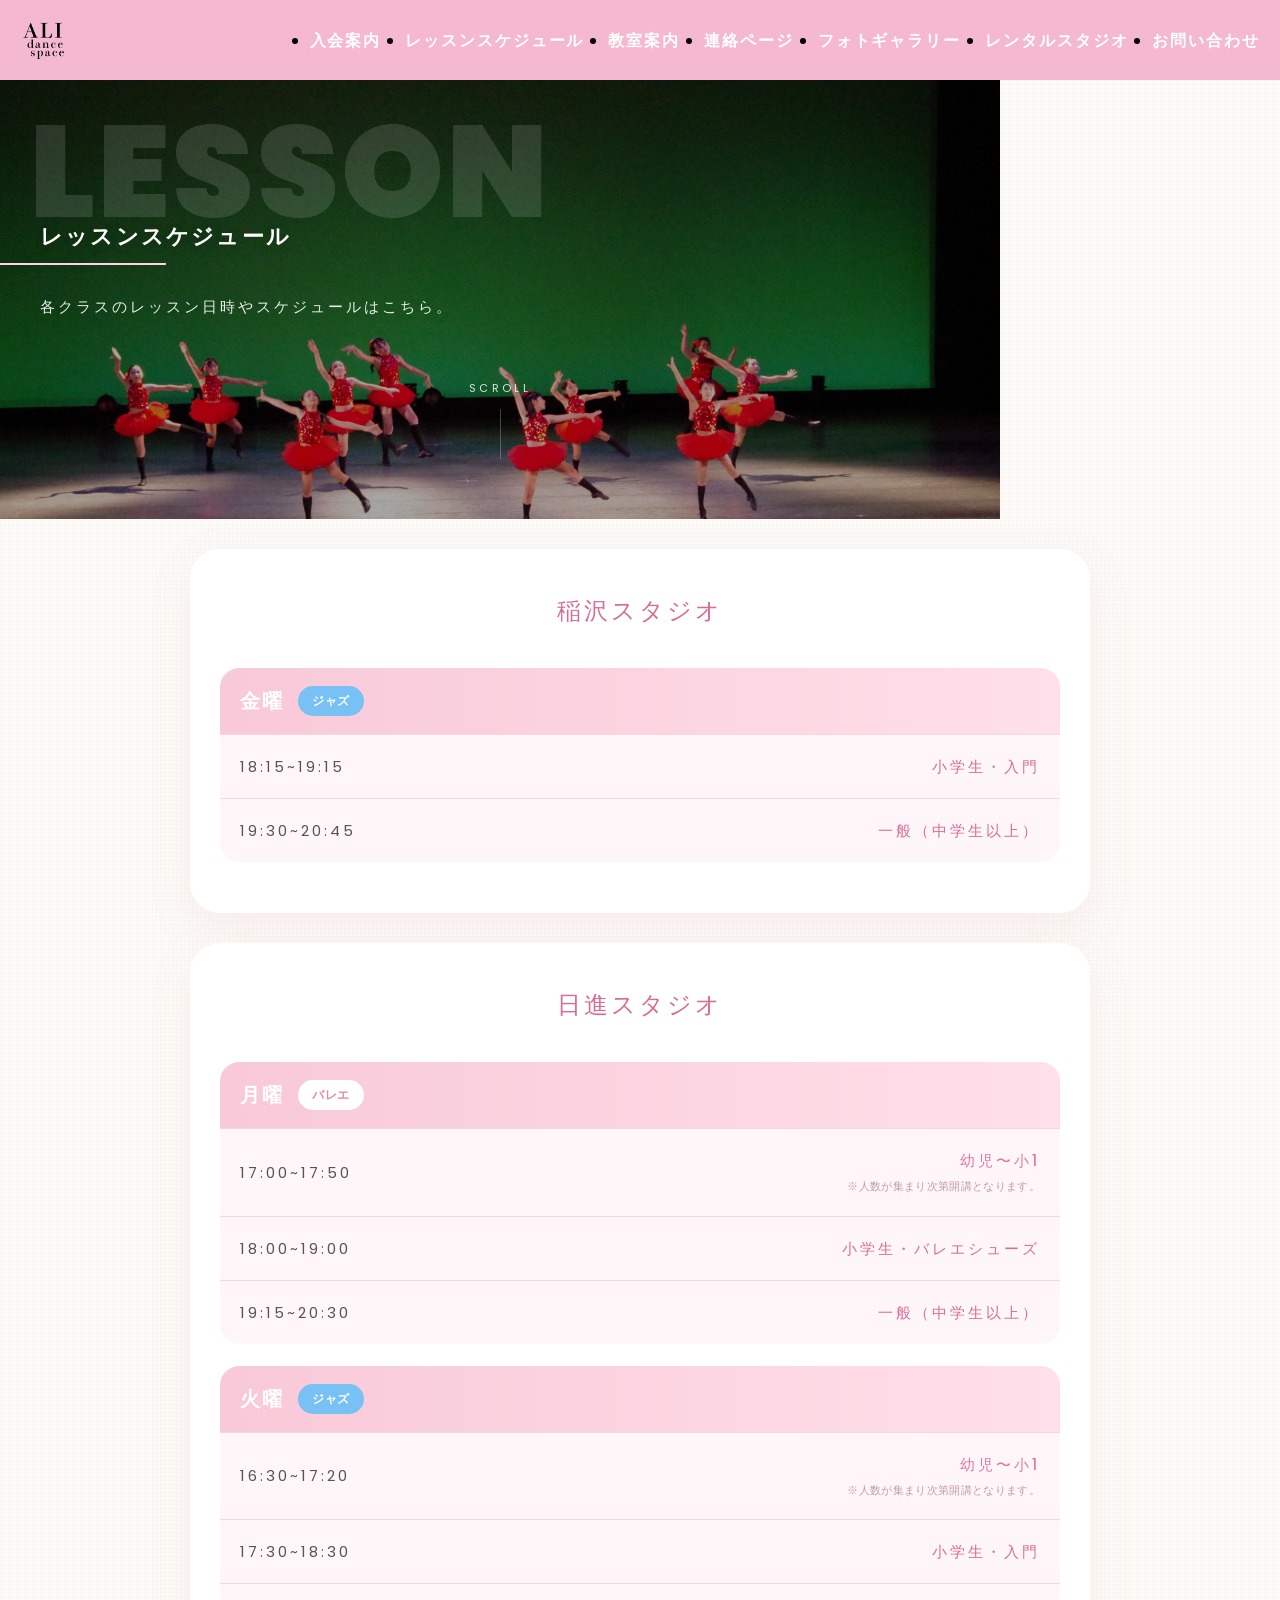
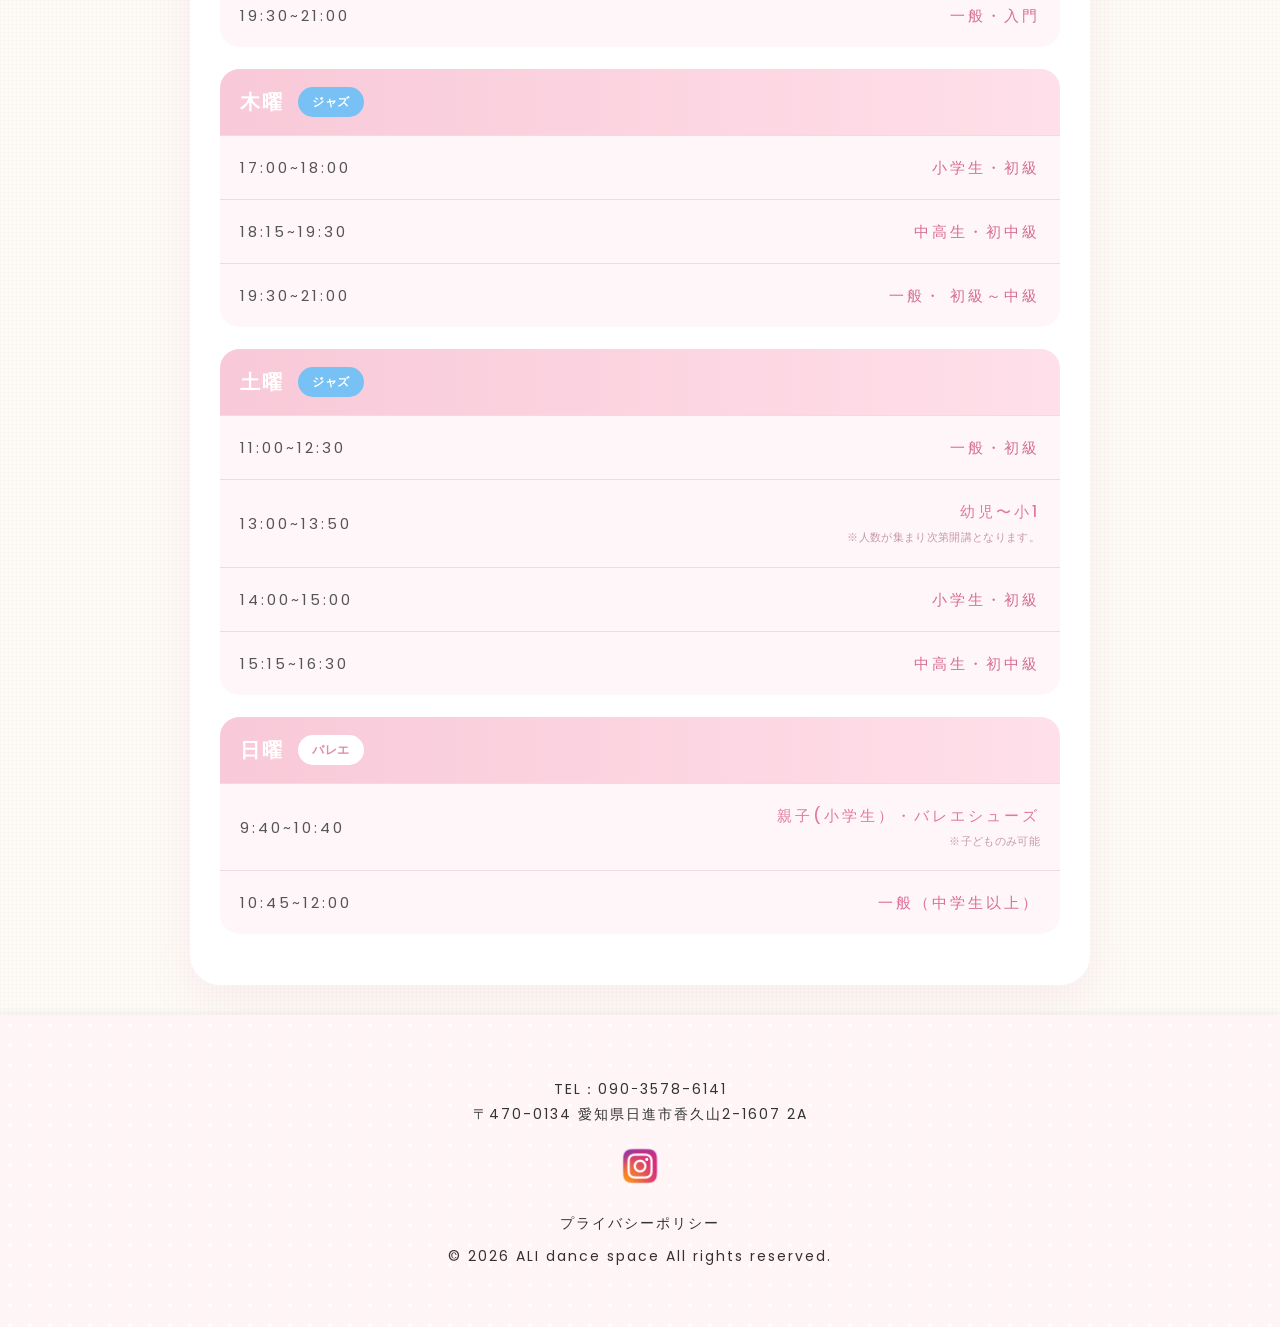
<file: lesson.html>
<!doctype html>
<html>
<head>
<meta charset="utf-8">
<meta name="viewport" content="width=device-width, initial-scale=1.0">
<meta name="robots" content="noindex, nofollow">
<link rel="stylesheet" href="style.css">
<link rel="stylesheet" href="css/slick.css">
<link rel="stylesheet" href="css/slick-theme.css">
<link href="https://fonts.googleapis.com/css2?family=Poppins&display=swap" rel="stylesheet">
<script src="https://code.jquery.com/jquery-3.6.0.min.js"></script>
<script src="js/slick.min.js"></script>
<title>ALI dance space｜日進市・稲沢市のJAZZ・バレエダンススタジオ</title>
<link rel="icon" href="logo.ico">
</head>

<body>
	
<header>
  <a href="index.html"><img src="img/logo.png" alt="サイトロゴ" class="logo"></a>

	
<nav class="header-nav">

  <!-- ハンバーガーアイコン（SPのみ表示） -->
  <div class="hamburger">
    <span></span>
    <span></span>
    <span></span>
  </div>

  <!-- ナビ本体 -->
  <ul class="nav-list">
    <li><a href="membership.html">入会案内</a></li>
    <li><a href="lesson.html">レッスンスケジュール</a></li>
    <li><a href="class_2.html">教室案内</a></li>
    <li><a href="news.html">連絡ページ</a></li>
    <li><a href="gallery.html">フォトギャラリー</a></li>
    <li><a href="studio.html">レンタルスタジオ</a></li>
    <li><a href="contact.html">お問い合わせ</a></li>

  </ul>

</nav>


</header>


<div class="rental-title lessonpage-background-img">

  <p class="rental-en">
    LESSON
  </p>

  <h2>
    レッスンスケジュール
  </h2>

  <p class="rental-lead">
    各クラスのレッスン日時やスケジュールはこちら。
  </p>

  <div class="kv-scroll">
    <span>SCROLL</span>
  </div>
  </div>


	
<section class="content-section schedule-section" id="news">

  <div class="price-inner">


    <!-- 稲沢 -->

    <div class="price-card">

      <h3 class="price-heading">稲沢スタジオ</h3>

      <table class="schedule-table">

        <tbody>

      <tr class="schedule-category">
        <td colspan="2">
          <div class="schedule-head">
            <span class="schedule-day">金曜</span>
            <div class="schedule-tags">
              <span class="schedule-tag jazz">
                ジャズ
              </span>
            </div>
          </div>
        </td>
      </tr>

          <tr>
            <td>18:15~19:15</td>
            <td>小学生・入門</td>
          </tr>

          <tr>
            <td>19:30~20:45</td>
            <td>一般（中学生以上）</td>
          </tr>

        </tbody>

      </table>

    </div>


    <!-- 日進 -->

    <div class="price-card">

      <h3 class="price-heading">日進スタジオ</h3>

      <table class="schedule-table">
        <tbody>
      <tr class="schedule-category">
        <td colspan="2">
          <div class="schedule-head">
            <span class="schedule-day">月曜</span>
            <div class="schedule-tags">
              <span class="schedule-tag ballet">
                バレエ
              </span>
            </div>
          </div>
        </td>
      </tr>
<tr>
  <td>
    <div class="schedule-time">
      17:00~17:50
    </div>
  </td>
  <td>
    <div class="schedule-target">
      幼児〜小1
    </div>
    <div class="schedule-mini-note">
      ※人数が集まり次第開講となります。
    </div>
  </td>
</tr>
<tr>
  <td>18:00~19:00</td>
  <td>小学生・バレエシューズ</td>
</tr>
<tr>
  <td>19:15~20:30</td>
  <td>一般（中学生以上）</td>
</tr>
        </tbody>
      </table>

<table class="schedule-table">
        <tbody>
      <tr class="schedule-category">
        <td colspan="2">
          <div class="schedule-head">
            <span class="schedule-day">火曜</span>
            <div class="schedule-tags">
              <span class="schedule-tag jazz">
                ジャズ
              </span>
            </div>
          </div>
        </td>
      </tr>
<tr>
  <td>
    <div class="schedule-time">
      16:30~17:20
    </div>
  </td>
  <td>
    <div class="schedule-target">
      幼児〜小1
    </div>
    <div class="schedule-mini-note">
      ※人数が集まり次第開講となります。
    </div>
  </td>
</tr>
<tr>
  <td>17:30~18:30</td>
  <td>小学生・入門</td>
</tr>
<tr>
  <td>19:30~21:00</td>
  <td>一般・入門</td>
</tr>
        </tbody>
      </table>

<table class="schedule-table">
        <tbody>
      <tr class="schedule-category">
        <td colspan="2">
          <div class="schedule-head">
            <span class="schedule-day">木曜</span>
            <div class="schedule-tags">
              <span class="schedule-tag jazz">
                ジャズ
              </span>
            </div>
          </div>
        </td>
      </tr>
<tr>
  <td>17:00~18:00</td>
  <td>小学生・初級</td>
</tr>
<tr>
  <td>18:15~19:30</td>
  <td>中高生・初中級</td>
</tr>
<tr>
  <td>19:30~21:00</td>
  <td>一般・ 初級～中級</td>
</tr>
        </tbody>
      </table>

<table class="schedule-table">
        <tbody>
      <tr class="schedule-category">
        <td colspan="2">
          <div class="schedule-head">
            <span class="schedule-day">土曜</span>
            <div class="schedule-tags">
              <span class="schedule-tag jazz">
                ジャズ
              </span>
            </div>
          </div>
        </td>
      </tr>
<tr>
  <td>11:00~12:30</td>
  <td>一般・初級</td>
</tr>
<tr>
  <td>
    <div class="schedule-time">
      13:00~13:50
    </div>
  </td>
  <td>
    <div class="schedule-target">
      幼児〜小1
    </div>
    <div class="schedule-mini-note">
      ※人数が集まり次第開講となります。
    </div>
  </td>
</tr>
<tr>
  <td>14:00~15:00</td>
  <td>小学生・初級</td>
</tr>
<tr>
  <td>15:15~16:30</td>
  <td>中高生・初中級</td>
</tr>
        </tbody>
      </table>

<table class="schedule-table">
        <tbody>
      <tr class="schedule-category">
        <td colspan="2">
          <div class="schedule-head">
            <span class="schedule-day">日曜</span>
            <div class="schedule-tags">
              <span class="schedule-tag ballet">
                バレエ
              </span>
            </div>
          </div>
        </td>
      </tr>
<tr>
  <td>
    <div class="schedule-time">
      9:40~10:40
    </div>
  </td>
  <td>
    <div class="schedule-target">
      親子(小学生）・バレエシューズ
    </div>
    <div class="schedule-mini-note">
      ※子どものみ可能
    </div>
  </td>
</tr>
<tr>
  <td>10:45~12:00</td>
  <td>一般（中学生以上）</td>
</tr>
        </tbody>
      </table>

    </div>

  </div>
    <!-- <div class="btn-wrap">
  <a href="index.html" class="cta-btn">
    TOPページにもどる ＞
  </a>
</div> -->

</section>

<footer class="footer">
  <div class="footer-info">
    <p class="footer-tel">TEL：090ｰ3578-6141</p>
    <p class="footer-address">〒470-0134 愛知県日進市香久山2-1607 2A</p>

    <div class="footer-sns">
      <a href="https://www.instagram.com/alidancespace/">
        <img src="img/insta.png" alt="Instagram" class="sns-img">
      </a>
    </div>
  </div>

  <p class="footer-links">
    <a href="policy.html">プライバシーポリシー</a>
  </p>

  <p>&copy; 2026 ALI dance space All rights reserved.</p>
</footer>
	
</body>



</html>
</file>
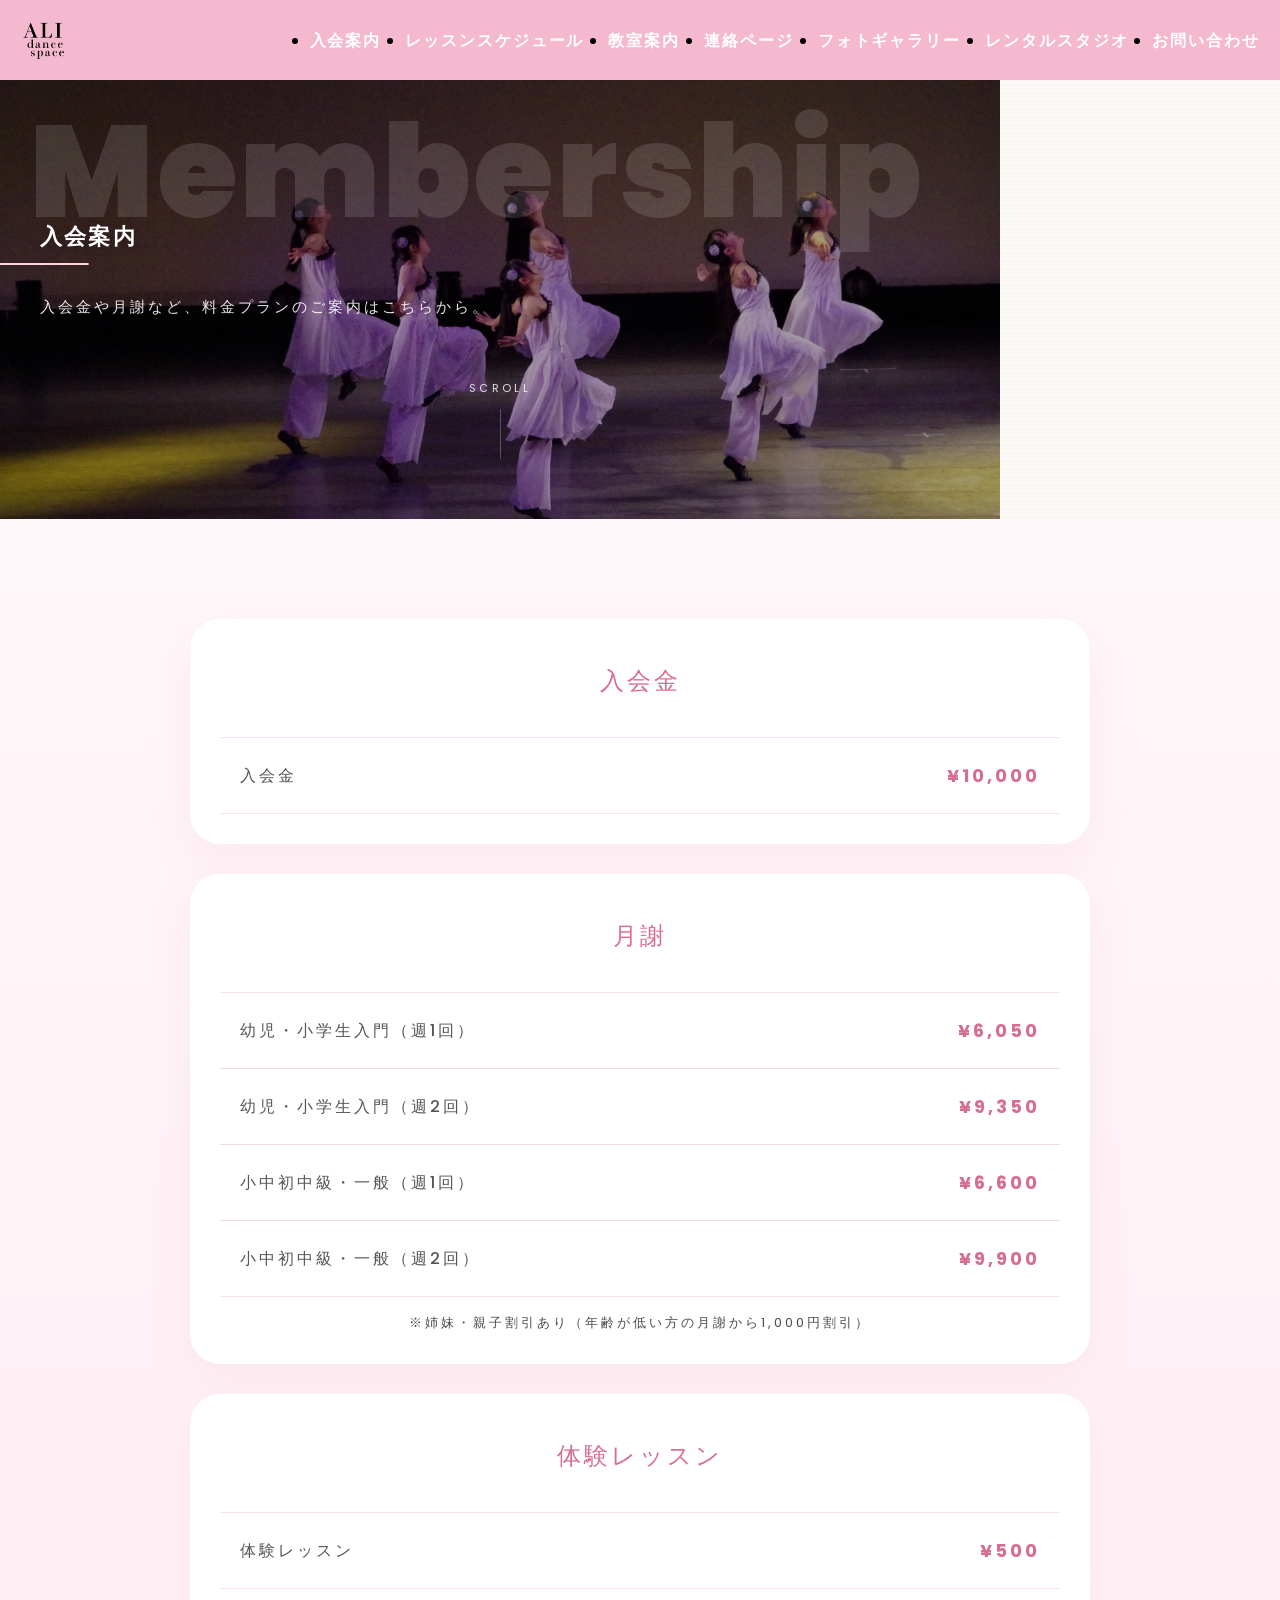
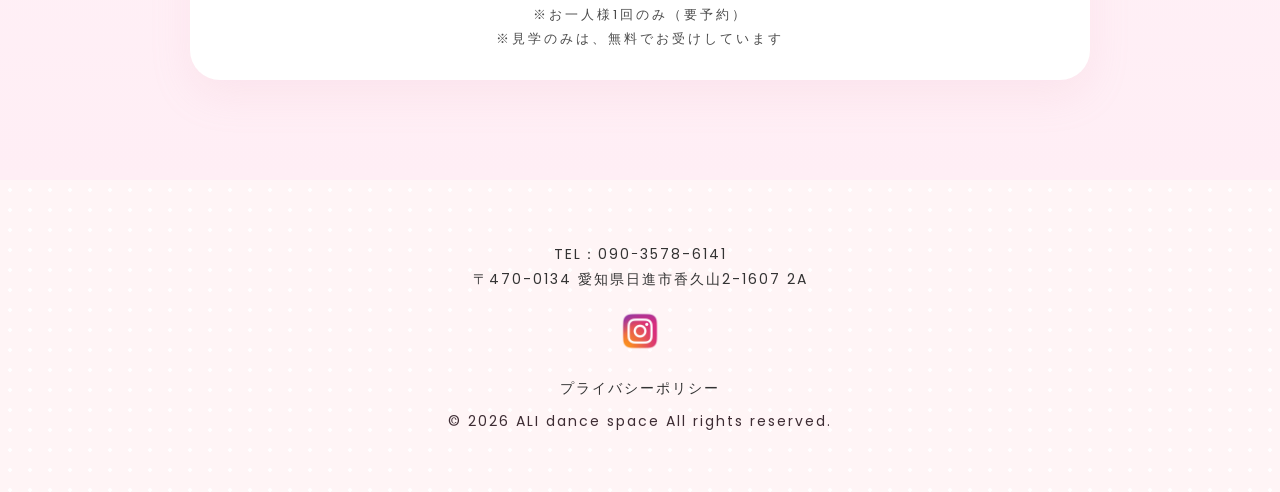
<file: membership.html>
<!doctype html>
<html>
<head>
<meta charset="utf-8">
<meta name="viewport" content="width=device-width, initial-scale=1.0">
<meta name="robots" content="noindex, nofollow">
<link rel="stylesheet" href="style.css">
<link rel="stylesheet" href="css/slick.css">
<link rel="stylesheet" href="css/slick-theme.css">
<link href="https://fonts.googleapis.com/css2?family=Poppins&display=swap" rel="stylesheet">
<script src="https://code.jquery.com/jquery-3.6.0.min.js"></script>
<script src="js/slick.min.js"></script>
<title>ALI dance space｜日進市・稲沢市のJAZZ・バレエダンススタジオ</title>
<link rel="icon" href="logo.ico">
</head>

<body>
	
<header>
  <a href="index.html"><img src="img/logo.png" alt="サイトロゴ" class="logo"></a>

	
<nav class="header-nav">

  <!-- ハンバーガーアイコン（SPのみ表示） -->
  <div class="hamburger">
    <span></span>
    <span></span>
    <span></span>
  </div>

  <!-- ナビ本体 -->
  <ul class="nav-list">
    <li><a href="membership.html">入会案内</a></li>
    <li><a href="lesson.html">レッスンスケジュール</a></li>
    <li><a href="class.html">教室案内</a></li>
    <li><a href="news.html">連絡ページ</a></li>
    <li><a href="gallery.html">フォトギャラリー</a></li>
    <li><a href="studio.html">レンタルスタジオ</a></li>
    <li><a href="contact.html">お問い合わせ</a></li>

  </ul>

</nav>


</header>      
<div class="rental-title membershippage-background-img">

      <p class="rental-en">
        Membership
      </p>

      <h2>
        入会案内
      </h2>

      <p class="rental-lead">
        入会金や月謝など、料金プランのご案内はこちらから。</p>

  <div class="kv-scroll">
    <span>SCROLL</span>
  </div>
    </div>
	
<section class="content-section block block-a price-section" id="news">
  <div class="price-inner">

    <!-- 入会金 -->

    <div class="price-card">

      <h3 class="price-heading">入会金</h3>

      <table class="price-table">
        <tbody>

          <tr>
            <td>入会金</td>
            <td>¥10,000</td>
          </tr>

        </tbody>
      </table>

    </div>


    <!-- 月謝 -->

    <div class="price-card">

      <h3 class="price-heading">月謝</h3>

      <table class="price-table">
        <tbody>

          <tr>
            <td>幼児・小学生入門（週1回）</td>
            <td>¥6,050</td>
          </tr>

          <tr>
            <td>幼児・小学生入門（週2回）</td>
            <td>¥9,350</td>
          </tr>

          <tr>
            <td>小中初中級・一般（週1回）</td>
            <td>¥6,600</td>
          </tr>

          <tr>
            <td>小中初中級・一般（週2回）</td>
            <td>¥9,900</td>
          </tr>

        </tbody>
      </table>
       <p class="price-note">※姉妹・親子割引あり（年齢が低い方の月謝から1,000円割引）  </p>
    </div>


    <!-- 体験レッスン -->

    <div class="price-card">

      <h3 class="price-heading">体験レッスン</h3>

      <table class="price-table">
        <tbody>

          <tr>
            <td>体験レッスン</td>
            <td>¥500</td>
          </tr>

        </tbody>
      </table>
        <p class="price-note">
    ※お一人様1回のみ（要予約）<br>※見学のみは、無料でお受けしています
  </p>

    </div>

  </div>

</section>

<footer class="footer">
  <div class="footer-info">
    <p class="footer-tel">TEL：090ｰ3578-6141</p>
    <p class="footer-address">〒470-0134 愛知県日進市香久山2-1607 2A</p>

    <div class="footer-sns">
      <a href="https://www.instagram.com/alidancespace/">
        <img src="img/insta.png" alt="Instagram" class="sns-img">
      </a>
    </div>
  </div>

  <p class="footer-links">
    <a href="policy.html">プライバシーポリシー</a>
  </p>

  <p>&copy; 2026 ALI dance space All rights reserved.</p>
</footer>

<script>
  document.addEventListener('DOMContentLoaded', function() {
    var hamburger = document.getElementById('hamburger');
    var navList = document.querySelector('.nav-list');

    if (hamburger && navList) {
      hamburger.addEventListener('click', function() {
        navList.classList.toggle('active');
      });

      var navLinks = document.querySelectorAll('.nav-list a');
      navLinks.forEach(function(link) {
        link.addEventListener('click', function() {
          navList.classList.remove('active');
        });
      });
    }
  });
</script>
	
</body>
</html>
</file>
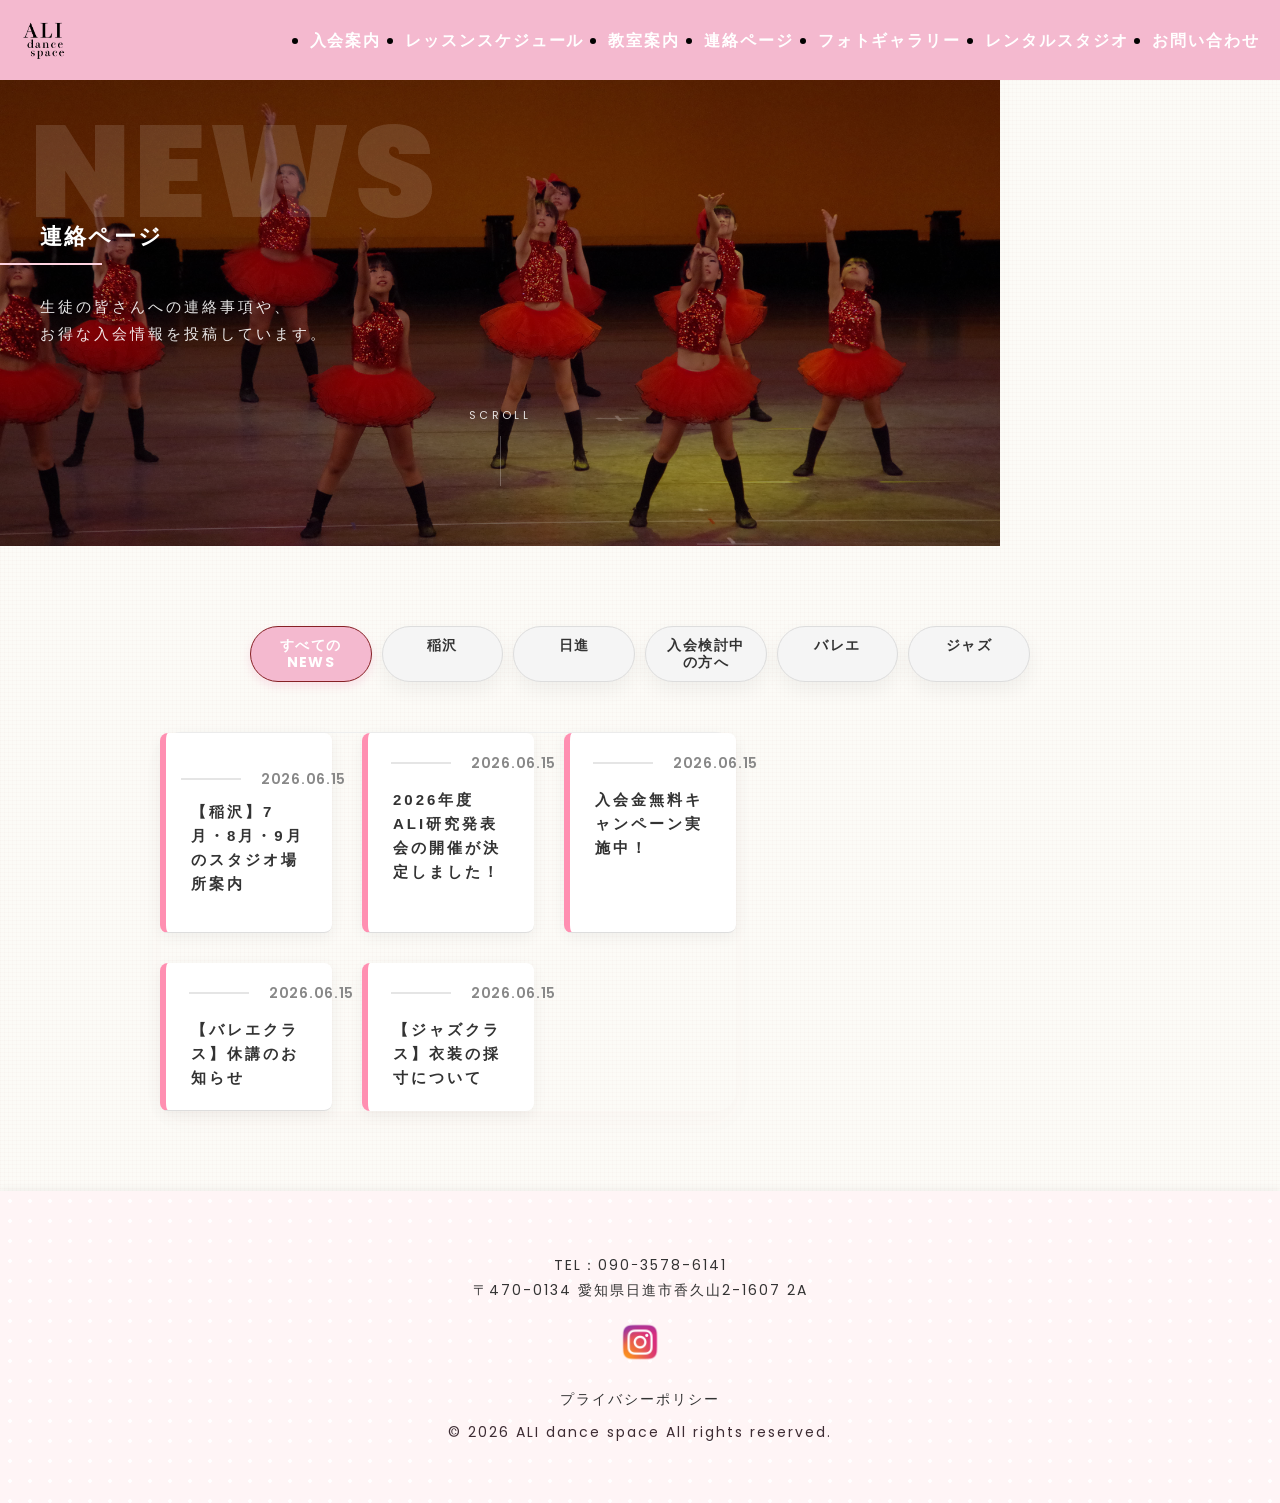
<file: news.html>
<!doctype html>
<html>
<head>
<meta charset="utf-8">
<meta name="viewport" content="width=device-width, initial-scale=1.0">
<meta name="robots" content="noindex, nofollow">
<link rel="stylesheet" href="style.css">
<link rel="stylesheet" href="css/slick.css">
<link rel="stylesheet" href="css/slick-theme.css">
<link href="https://fonts.googleapis.com/css2?family=Poppins&display=swap" rel="stylesheet">
<script src="https://code.jquery.com/jquery-3.6.0.min.js"></script>
<script src="js/slick.min.js"></script>
<title>ALI dance space｜日進市・稲沢市のJAZZ・バレエダンススタジオ</title>
<link rel="icon" href="logo.ico">
</head>

<body>
	
<header>
  <a href="index.html"><img src="img/logo.png" alt="サイトロゴ" class="logo"></a>

	
<nav class="header-nav">

  <!-- ハンバーガーアイコン（SPのみ表示） -->
  <div class="hamburger">
    <span></span>
    <span></span>
    <span></span>
  </div>

  <!-- ナビ本体 -->
  <ul class="nav-list">
    <li><a href="membership.html">入会案内</a></li>
    <li><a href="lesson.html">レッスンスケジュール</a></li>
    <li><a href="class.html">教室案内</a></li>
    <li><a href="news.html">連絡ページ</a></li>
    <li><a href="gallery.html">フォトギャラリー</a></li>
    <li><a href="studio.html">レンタルスタジオ</a></li>
    <li><a href="contact.html">お問い合わせ</a></li>

  </ul>

</nav>


</header>

<div class="rental-title newspage-background-img">

      <p class="rental-en">
        NEWS
      </p>

      <h2>
        連絡ページ
      </h2>

      <p class="rental-lead">
        生徒の皆さんへの連絡事項や、<br>
        お得な入会情報を投稿しています。</p>

          <div class="kv-scroll">
    <span>SCROLL</span>
  </div>
    </div>
	

	
<section class="news-section">
  <h2 class="news-title">NEWS</h2>

  <!-- ① タブ切り替えボタン -->
  <div class="news-tabs">
    <button class="tab-btn active" data-tab="all">すべてのNEWS</button>
    <button class="tab-btn" data-tab="inazawa">稲沢</button>
    <button class="tab-btn" data-tab="nisshin">日進</button>
    <button class="tab-btn" data-tab="join">入会検討中の方へ</button>
    <button class="tab-btn" data-tab="ballet">バレエ</button>
    <button class="tab-btn" data-tab="jazz">ジャズ</button>
  </div>

  <!-- ② ニュースのリスト本体 -->
  <ul class="news-list">
    <!-- data-category に、どのタブで表示させたいかのキーワードを入れます -->
    <li class="news-item" data-category="inazawa">
      <a href="news_260404.html"><div class="news-date">2026.06.15</div>
      <div class="news-text">【稲沢】7月・8月・9月のスタジオ場所案内</div></a>
    </li>
    <li class="news-item" data-category="ali">
      <div class="news-date">2026.06.15</div>
      <div class="news-text">2026年度 ALI研究発表会の開催が決定しました！</div>
    </li>
    <li class="news-item" data-category="join">
      <div class="news-date">2026.06.15</div>
      <div class="news-text">入会金無料キャンペーン実施中！</div>
    </li>
    <li class="news-item" data-category="ballet">
      <div class="news-date">2026.06.15</div>
      <div class="news-text">【バレエクラス】休講のお知らせ</div>
    </li>
    <li class="news-item" data-category="jazz">
      <div class="news-date">2026.06.15</div>
      <div class="news-text">【ジャズクラス】衣装の採寸について</div>
    </li>
  </ul>
</section>

<footer class="footer">

  <div class="footer-info">
    <p class="footer-tel">TEL：090ｰ3578-6141</p>
    <p class="footer-address">〒470-0134 愛知県日進市香久山2-1607 2A</p>

    <div class="footer-sns">
        <a href="https://www.instagram.com/alidancespace/">
    <img src="img/insta.png" alt="Instagram" class="sns-img">
  </a>
      <!-- <a href="#" class="sns-icon">TikTok</a>
      <a href="#" class="sns-icon">YouTube</a> -->
    </div>
  </div>

  <p class="footer-links">
    <a href="policy.html">プライバシーポリシー</a>
  </p>

  <p>&copy; 2026 ALI dance space All rights reserved.</p>

</footer>

<script>
document.addEventListener('DOMContentLoaded', function() {
  const tabs = document.querySelectorAll('.tab-btn');
  const newsItems = document.querySelectorAll('.news-item');

  tabs.forEach(tab => {
    tab.addEventListener('click', function() {
      // 全てのボタンからactiveクラスを消し、クリックされたボタンにだけつける
      tabs.forEach(t => t.classList.remove('active'));
      this.classList.add('active');

      // クリックされたボタンのカテゴリ名を取得
      const targetCategory = this.getAttribute('data-tab');

      // ニュース一覧の表示・非表示を切り替える
      newsItems.forEach(item => {
        const itemCategory = item.getAttribute('data-category');

        // 「皆さんへ（all）」が選ばれたか、ニュースのカテゴリが一致した場合は表示
        if (targetCategory === 'all' || targetCategory === itemCategory) {
          item.style.display = 'block';
        } else {
          item.style.display = 'none';
        }
      });
    });
  });
});
</script>
	
</body>



</html>
</file>
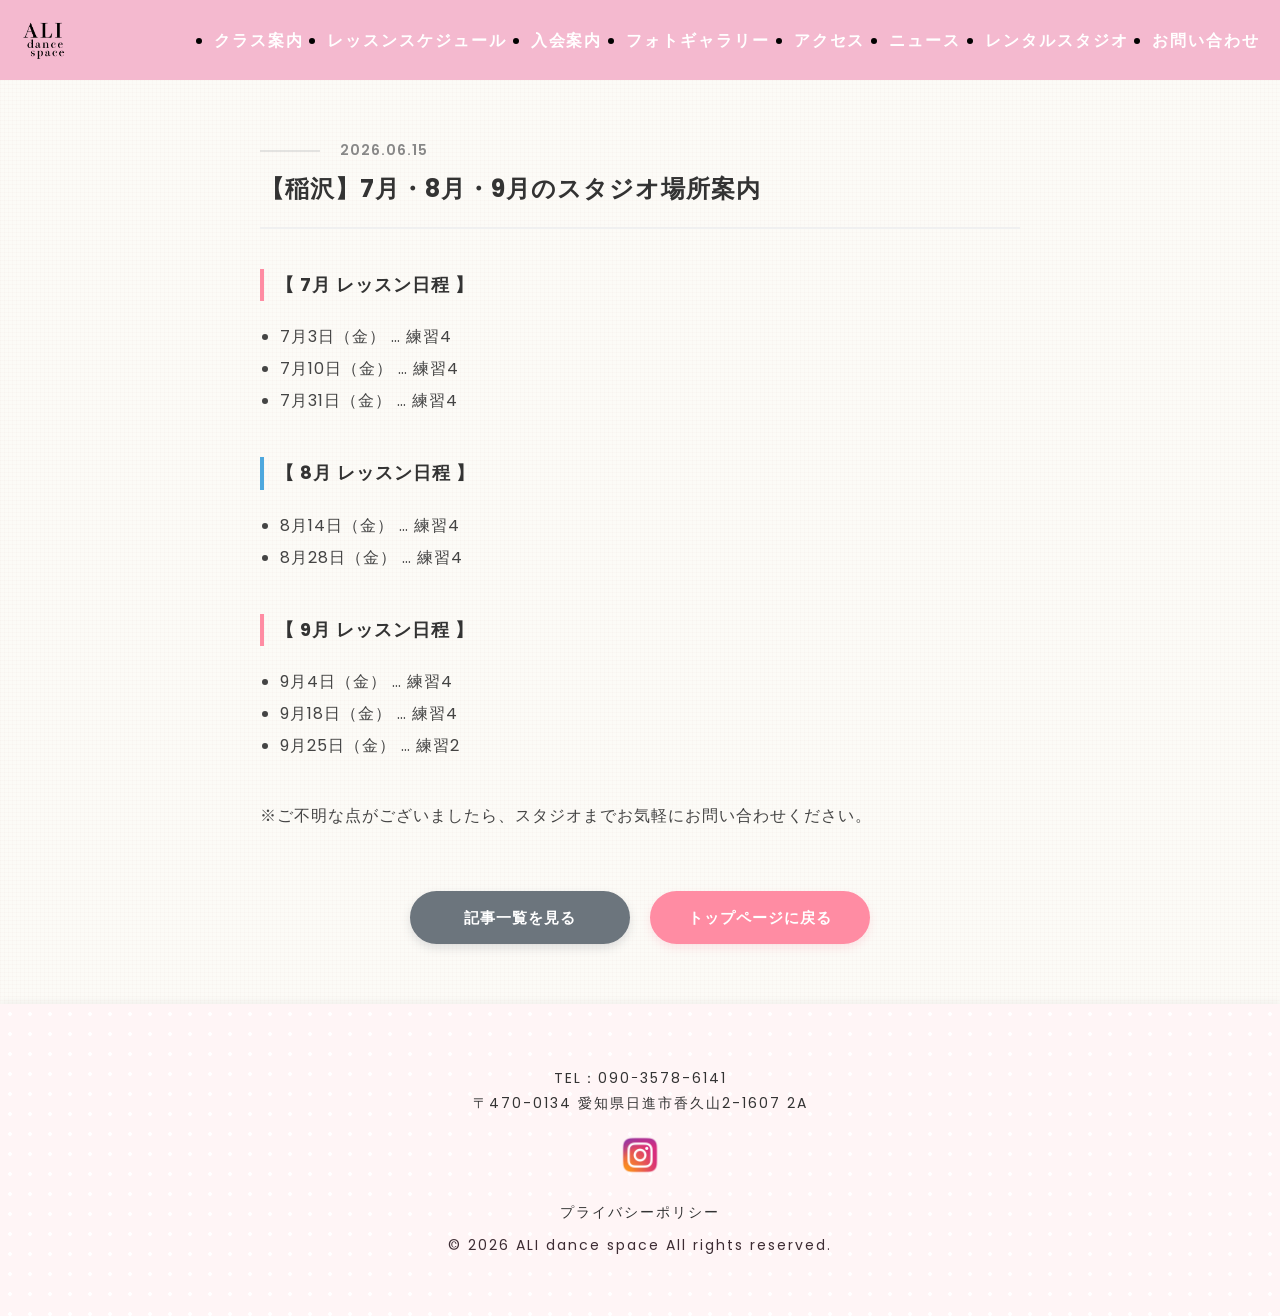
<file: news_260404.html>
<!doctype html>
<html>
<head>
<meta charset="utf-8">
<meta name="viewport" content="width=device-width, initial-scale=1.0">
<meta name="robots" content="noindex, nofollow">
<link rel="stylesheet" href="style.css">
<link rel="stylesheet" href="css/slick.css">
<link rel="stylesheet" href="css/slick-theme.css">
<link href="https://fonts.googleapis.com/css2?family=Poppins&display=swap" rel="stylesheet">
<script src="https://code.jquery.com/jquery-3.6.0.min.js"></script>
<script src="js/slick.min.js"></script>
<title>7月〜9月 レッスンスケジュールのお知らせ｜ALI dance space</title>
<link rel="icon" href="logo.ico">
</head>

<body>
	
<header>
  <a href="index.html"><img src="img/logo.png" alt="サイトロゴ" class="logo"></a>
	
<nav class="header-nav">
  <div class="hamburger" id="hamburger">
    <span></span>
    <span></span>
    <span></span>
  </div>

  <ul class="nav-list">
    <li><a href="class.html">クラス案内</a></li>
    <li><a href="lesson.html">レッスンスケジュール</a></li>
    <li><a href="membership.html">入会案内</a></li>
    <li><a href="gallery.html">フォトギャラリー</a></li>
    <li><a href="access.html">アクセス</a></li>
    <li><a href="news.html">ニュース</a></li>
    <li><a href="studio.html">レンタルスタジオ</a></li>
    <li><a href="contact.html">お問い合わせ</a></li>
  </ul>
</nav>
</header>


<section class="news-detail-section" style="max-width: 800px; margin: 60px auto; padding: 0 20px; font-family: 'Poppins', sans-serif;">
  
  <div class="news-article-header" style="border-bottom: 2px solid #f0f0f0; padding-bottom: 20px; margin-bottom: 30px;">
    <span class="news-date" style="font-size: 14px; color: #888; display: block; margin-bottom: 10px; letter-spacing: 1px;">2026.06.15</span>
    <h1 class="news-article-title" style="font-size: 24px; color: #333; line-height: 1.5; font-weight: bold; letter-spacing: 1px;">【稲沢】7月・8月・9月のスタジオ場所案内</h1>
  </div>

  <div class="news-article-body" style="font-size: 16px; color: #444; line-height: 1.8; letter-spacing: 1px; margin-bottom: 60px;">
    <p style="margin-bottom: 20px;"></p>
    
    <h3 style="font-size: 18px; color: #333; border-left: 4px solid #ff8ca3; padding-left: 12px; margin: 40px 0 20px; font-weight: bold;">【 7月 レッスン日程 】</h3>
    <ul style="margin-bottom: 25px; padding-left: 20px; list-style-type: disc; line-height: 2;">
      <li>7月3日（金） … 練習4</li>
      <li>7月10日（金） … 練習4</li>
      <li>7月31日（金） … 練習4</li>
    </ul>

    <h3 style="font-size: 18px; color: #333; border-left: 4px solid #4ea8de; padding-left: 12px; margin: 40px 0 20px; font-weight: bold;">【 8月 レッスン日程 】</h3>
    <ul style="margin-bottom: 25px; padding-left: 20px; list-style-type: disc; line-height: 2;">
      <li>8月14日（金） … 練習4</li>
      <li>8月28日（金） … 練習4</li>
    </ul>

    <h3 style="font-size: 18px; color: #333; border-left: 4px solid #ff8ca3; padding-left: 12px; margin: 40px 0 20px; font-weight: bold;">【 9月 レッスン日程 】</h3>
    <ul style="margin-bottom: 25px; padding-left: 20px; list-style-type: disc; line-height: 2;">
      <li>9月4日（金） … 練習4</li>
      <li>9月18日（金） … 練習4</li>
      <li>9月25日（金） … 練習2</li>
    </ul>

    <p style="margin-top: 40px; margin-bottom: 20px;">※ご不明な点がございましたら、スタジオまでお気軽にお問い合わせください。</p>
  </div>

  <div class="news-btn-wrap" style="display: flex; justify-content: center; gap: 20px; margin-top: 40px; flex-wrap: wrap;">
    <a href="news.html" class="news-back-btn" style="display: inline-block; width: 220px; text-align: center; background-color: #6c757d; color: #fff; padding: 15px 0; border-radius: 50px; font-size: 15px; font-weight: bold; letter-spacing: 1px; transition: all 0.3s ease; box-shadow: 0 4px 10px rgba(108, 117, 125, 0.2); text-decoration: none;">記事一覧を見る</a>
    <a href="index.html" class="news-top-btn" style="display: inline-block; width: 220px; text-align: center; background-color: #ff8ca3; color: #fff; padding: 15px 0; border-radius: 50px; font-size: 15px; font-weight: bold; letter-spacing: 1px; transition: all 0.3s ease; box-shadow: 0 4px 10px rgba(255, 140, 163, 0.2); text-decoration: none;">トップページに戻る</a>
  </div>

</section>

<script>
  document.addEventListener('DOMContentLoaded', function() {
    var hamburger = document.getElementById('hamburger');
    var navList = document.querySelector('.nav-list');

    if (hamburger && navList) {
      hamburger.addEventListener('click', function() {
        navList.classList.toggle('active');
      });

      var navLinks = document.querySelectorAll('.nav-list a');
      navLinks.forEach(function(link) {
        link.addEventListener('click', function() {
          navList.classList.remove('active');
        });
      });
    }
  });
</script>

<footer class="footer">
  <div class="footer-info">
    <p class="footer-tel">TEL：090ｰ3578-6141</p>
    <p class="footer-address">〒470-0134 愛知県日進市香久山2-1607 2A</p>

    <div class="footer-sns">
      <a href="https://www.instagram.com/alidancespace/">
        <img src="img/insta.png" alt="Instagram" class="sns-img">
      </a>
    </div>
  </div>

  <p class="footer-links">
    <a href="policy.html">プライバシーポリシー</a>
  </p>

  <p>&copy; 2026 ALI dance space All rights reserved.</p>
</footer>
</body>
</html>
</file>
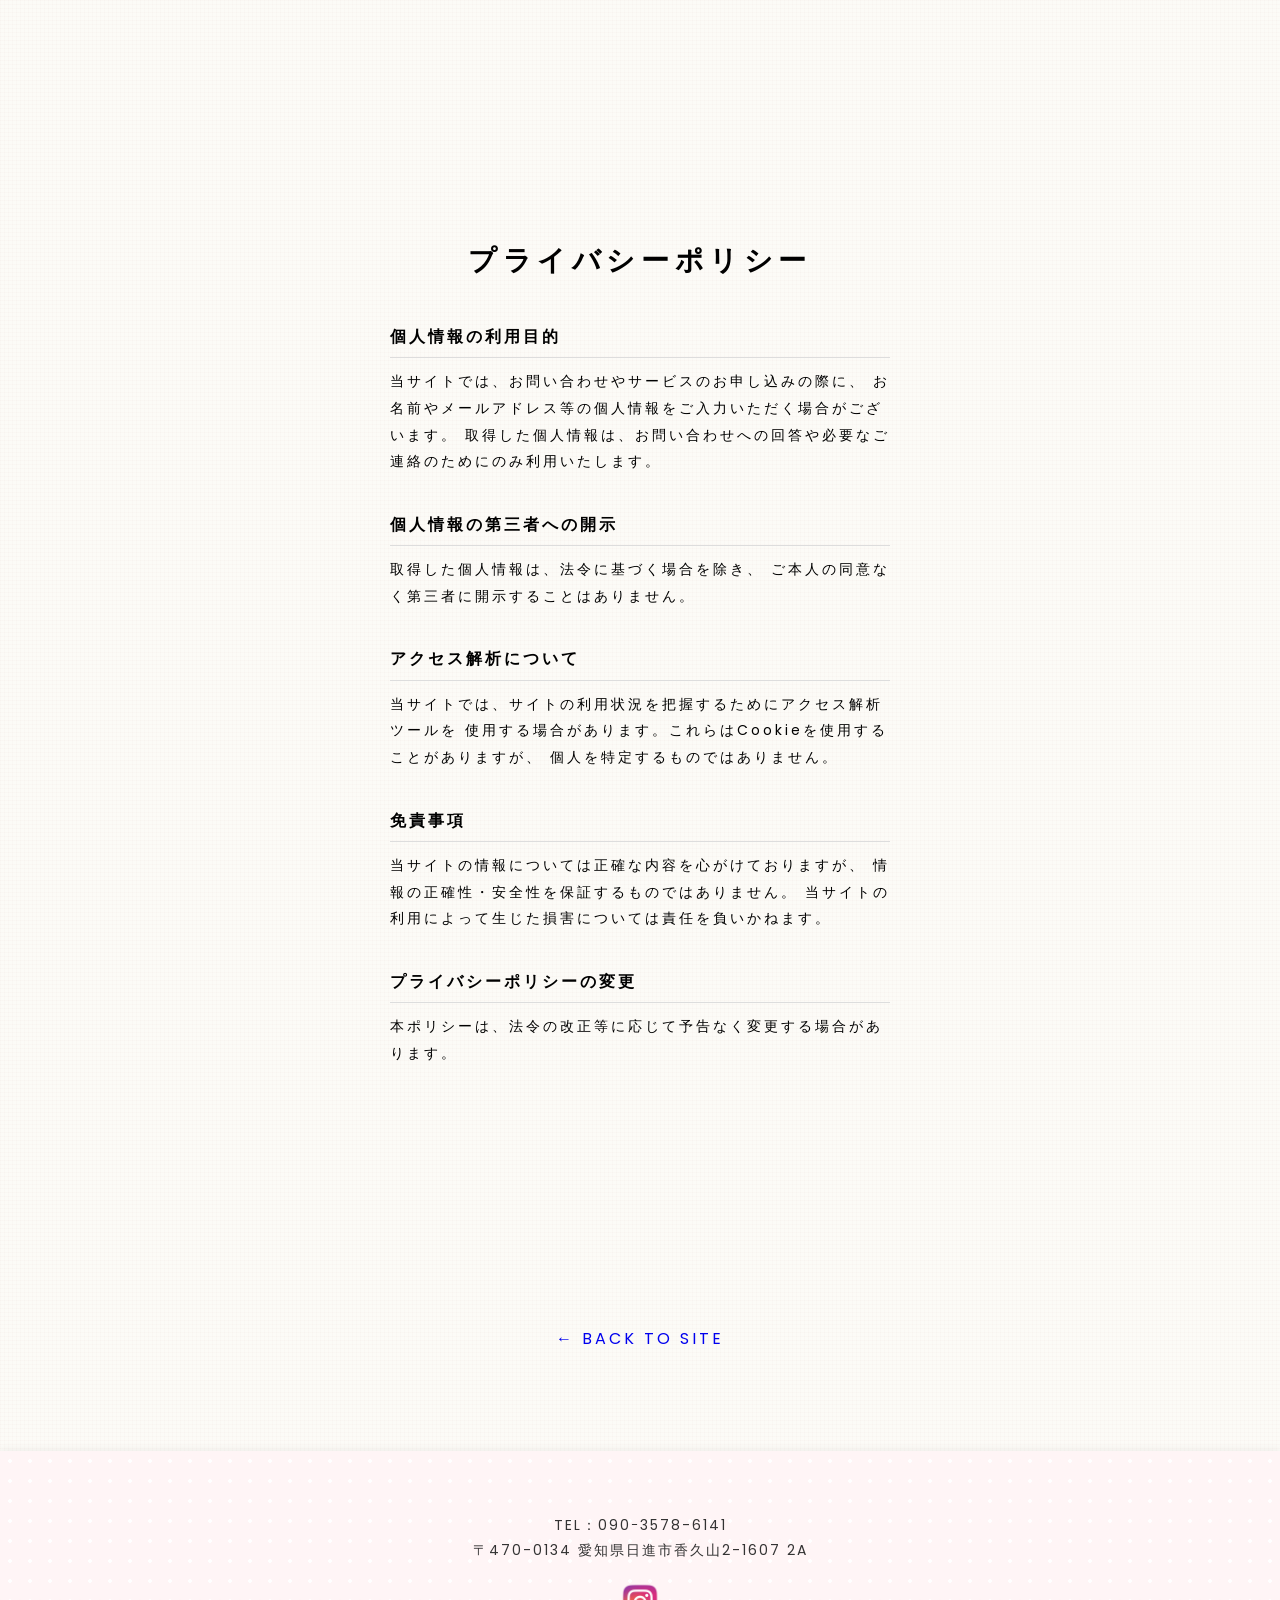
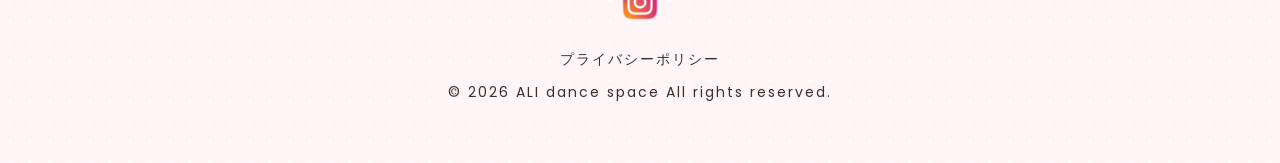
<file: policy.html>
<!doctype html>
<html>
<head>
<meta charset="utf-8">
<meta name="viewport" content="width=device-width, initial-scale=1.0">
<meta name="robots" content="noindex, nofollow">
<link rel="stylesheet" href="style.css">
<link rel="stylesheet" href="css/slick.css">
<link rel="stylesheet" href="css/slick-theme.css">
<link href="https://fonts.googleapis.com/css2?family=Poppins:wght@400;600;700;800&family=Zen+Maru+Gothic:wght@500;700&display=swap" rel="stylesheet">
<script src="https://code.jquery.com/jquery-3.6.0.min.js"></script>
<script src="js/slick.min.js"></script>
<title>ALI dance space｜日進市・稲沢市のジャズ・バレエダンススタジオ</title>
<link rel="icon" href="logo.ico">
</head>
<body>

<section class="contact">

  <div class="contact-box">
    <h2 class="contact-title">プライバシーポリシー</h2>

    <div class="policy-text">

      <h3>個人情報の利用目的</h3>
      <p>
        当サイトでは、お問い合わせやサービスのお申し込みの際に、
        お名前やメールアドレス等の個人情報をご入力いただく場合がございます。
        取得した個人情報は、お問い合わせへの回答や必要なご連絡のためにのみ利用いたします。
      </p>

      <h3>個人情報の第三者への開示</h3>
      <p>
        取得した個人情報は、法令に基づく場合を除き、
        ご本人の同意なく第三者に開示することはありません。
      </p>

      <h3>アクセス解析について</h3>
      <p>
        当サイトでは、サイトの利用状況を把握するためにアクセス解析ツールを
        使用する場合があります。これらはCookieを使用することがありますが、
        個人を特定するものではありません。
      </p>

      <h3>免責事項</h3>
      <p>
        当サイトの情報については正確な内容を心がけておりますが、
        情報の正確性・安全性を保証するものではありません。
        当サイトの利用によって生じた損害については責任を負いかねます。
      </p>

      <h3>プライバシーポリシーの変更</h3>
      <p>
        本ポリシーは、法令の改正等に応じて予告なく変更する場合があります。
      </p>

    </div>

  </div>
</section>

<section class="contact">

    <a href="index.html#contact" class="news-back">← BACK TO SITE</a>
</section>




<footer class="footer">
  <div class="footer-info">
    <p class="footer-tel">TEL：090ｰ3578-6141</p>
    <p class="footer-address">〒470-0134 愛知県日進市香久山2-1607 2A</p>

    <div class="footer-sns">
      <a href="https://www.instagram.com/alidancespace/">
        <img src="img/insta.png" alt="Instagram" class="sns-img">
      </a>
    </div>
  </div>

  <p class="footer-links">
    <a href="policy.html">プライバシーポリシー</a>
  </p>

  <p>&copy; 2026 ALI dance space All rights reserved.</p>
</footer>
	
</body>



</html>
</file>
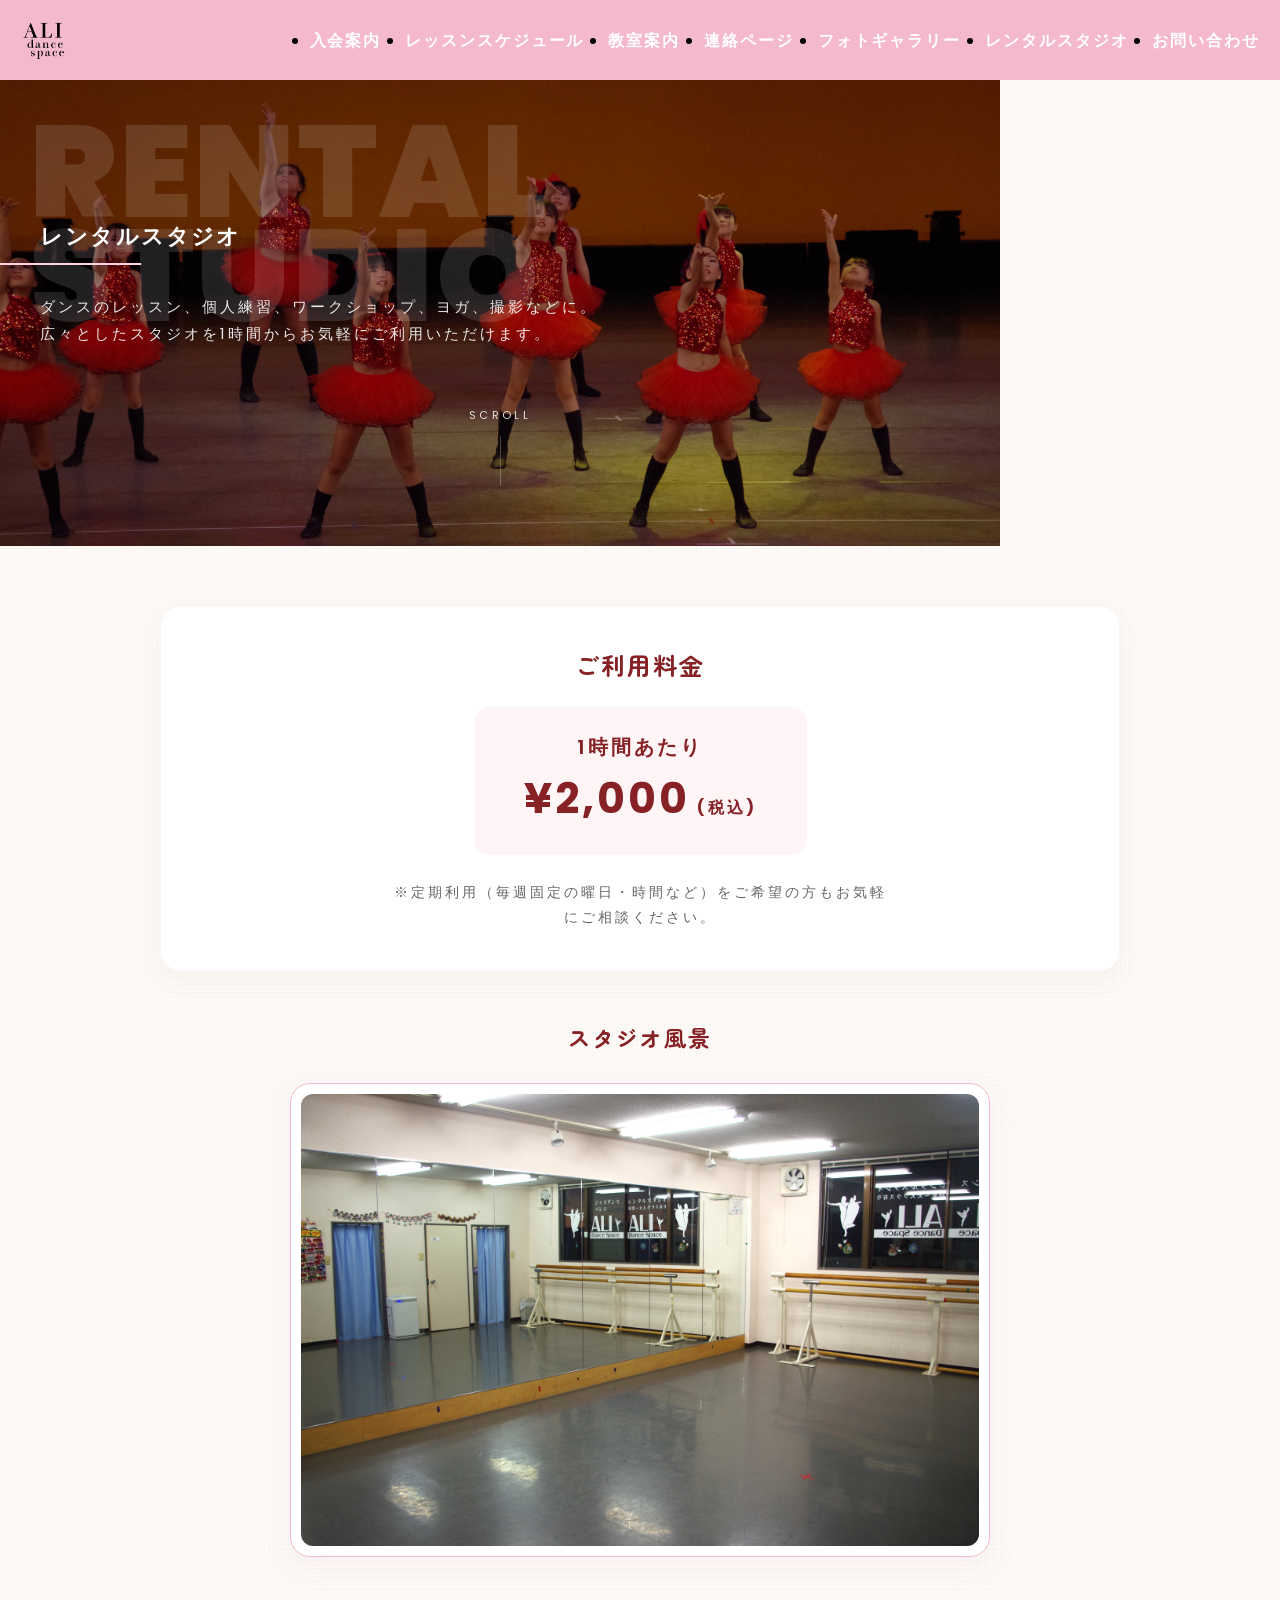
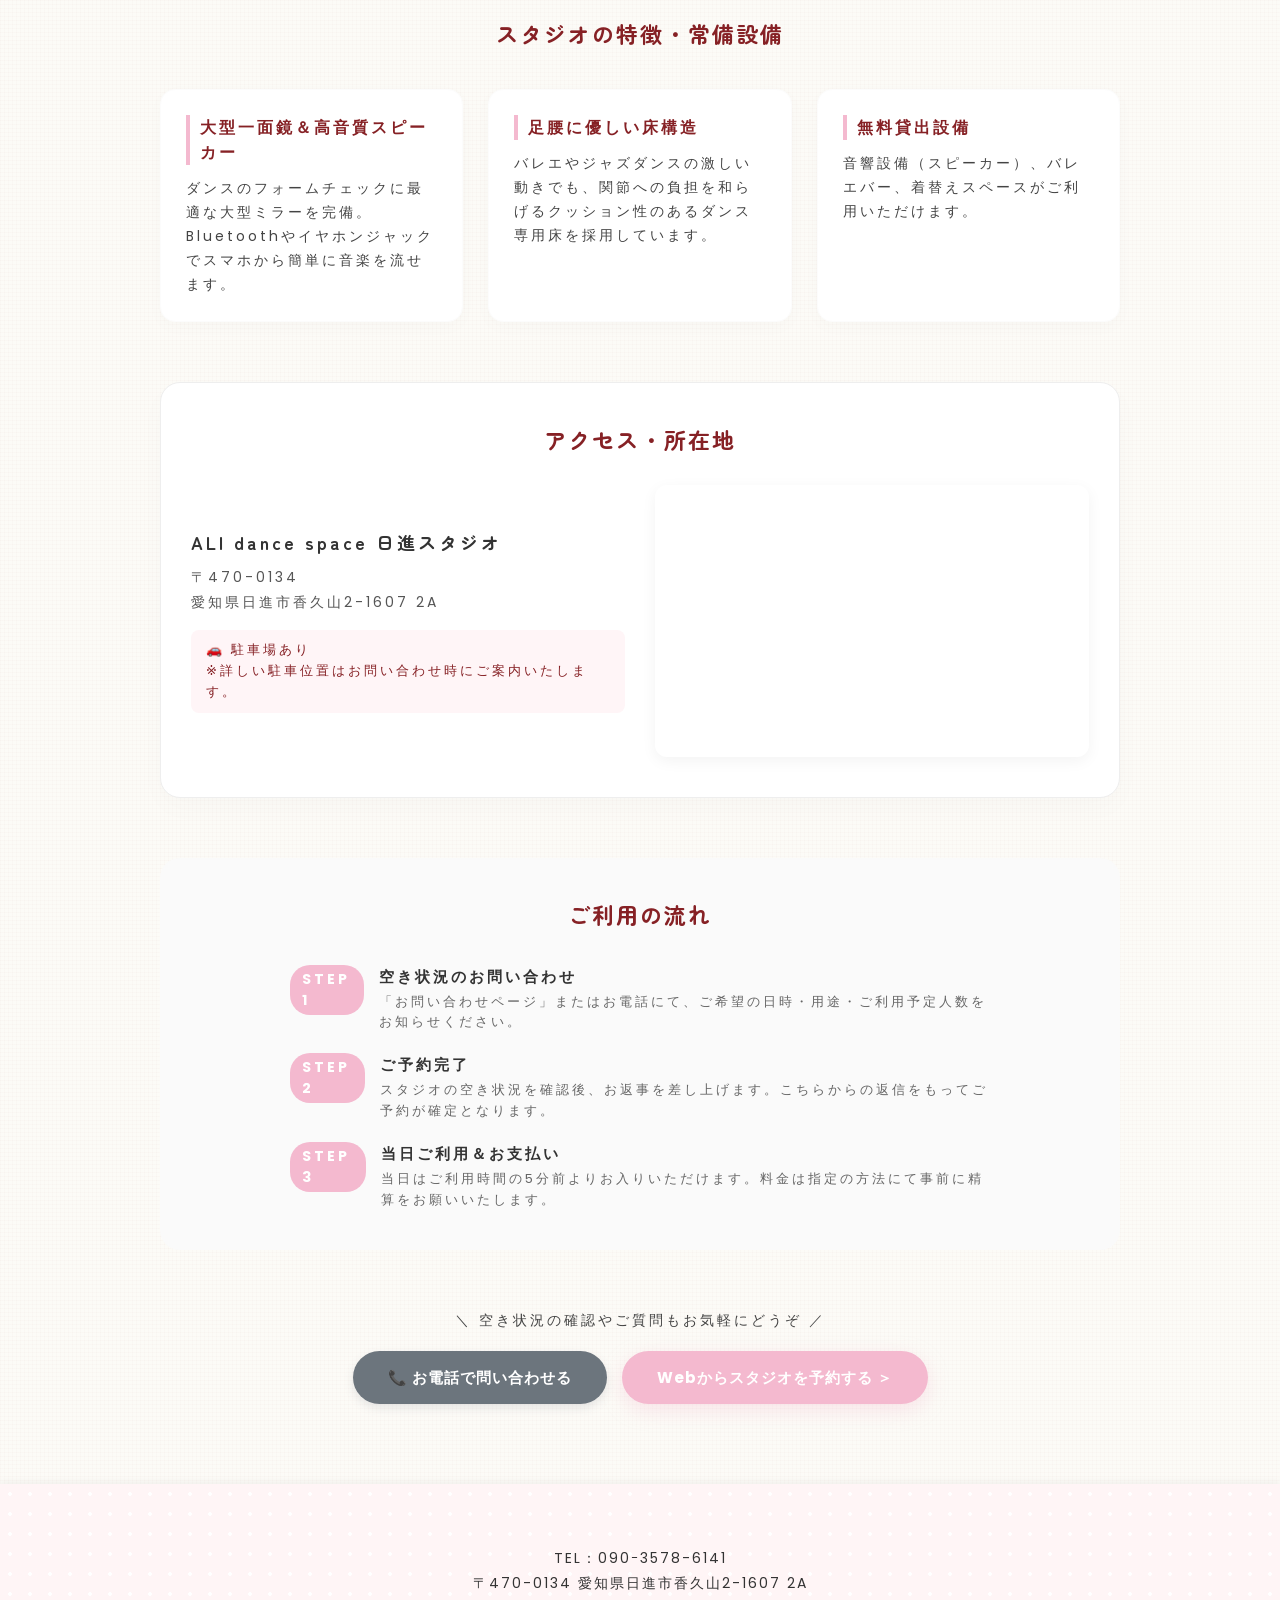
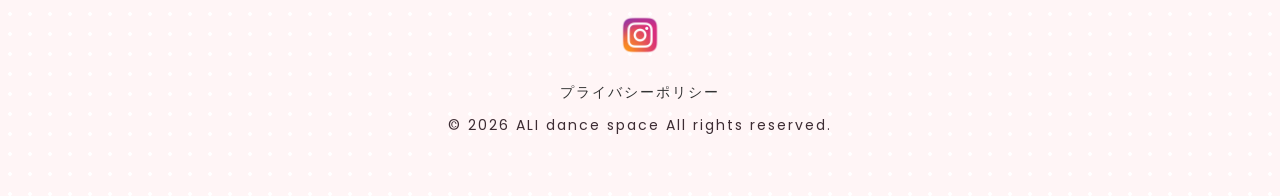
<file: studio.html>
<!doctype html>
<html>
<head>
<meta charset="utf-8">
<meta name="viewport" content="width=device-width, initial-scale=1.0">
<meta name="robots" content="noindex, nofollow">
<link rel="stylesheet" href="style.css">
<link rel="stylesheet" href="css/slick.css">
<link rel="stylesheet" href="css/slick-theme.css">
<link href="https://fonts.googleapis.com/css2?family=Poppins:wght@400;600;700;800&family=Zen+Maru+Gothic:wght@500;700&display=swap" rel="stylesheet">
<script src="https://code.jquery.com/jquery-3.6.0.min.js"></script>
<script src="js/slick.min.js"></script>
<title>ALI dance space｜日進市・稲沢市のジャズ・バレエダンススタジオ</title>
<link rel="icon" href="logo.ico">
</head>

<body>
	
<!-- ヘッダー（共通デザイン） -->
<header>
  <a href="index.html"><img src="img/logo.png" alt="サイトロゴ" class="logo"></a>
	
  <nav class="header-nav">
    <div class="hamburger">
      <span></span>
      <span></span>
      <span></span>
    </div>

    <ul class="nav-list">
      <li><a href="membership.html">入会案内</a></li>
      <li><a href="lesson.html">レッスンスケジュール</a></li>
      <li><a href="class.html">教室案内</a></li>
      <li><a href="news.html">連絡ページ</a></li>
      <li><a href="gallery.html">フォトギャラリー</a></li>
      <li><a href="studio.html">レンタルスタジオ</a></li>
      <li><a href="contact.html">お問い合わせ</a></li>
    </ul>
  </nav>
</header>

<!-- メインビジュアルエリア -->
<div class="rental-title newspage-background-img">
  <p class="rental-en">RENTAL STUDIO</p>
  <h2>レンタルスタジオ</h2>
  <p class="rental-lead">
    ダンスのレッスン、個人練習、ワークショップ、ヨガ、撮影などに。<br>
    広々としたスタジオを1時間からお気軽にご利用いただけます。
  </p>
  <div class="kv-scroll">
    <span>SCROLL</span>
  </div>
</div>

<!-- メインコンテンツ -->
<main style="max-width: 1000px; margin: 0 auto; padding: 60px 20px;">

  <!-- ① 料金案内セクション -->
  <section style="background: #fff; border-radius: 20px; padding: 40px 30px; box-shadow: 0 10px 30px rgba(134, 33, 37, 0.03); border: 1px solid #fff5f7; text-align: center; margin-bottom: 50px;">
    <h3 style="font-family: 'Zen Maru Gothic', sans-serif; color: #862125; font-size: 24px; margin-bottom: 25px; font-weight: 700; letter-spacing: 2px;">ご利用料金</h3>
    <div style="background: #fff5f7; display: inline-block; padding: 25px 50px; border-radius: 15px; margin-bottom: 15px;">
      <span style="font-family: 'Poppins', sans-serif; font-size: 20px; color: #862125; font-weight: 600; display: block; margin-bottom: 5px;">1時間あたり</span>
      <strong style="font-family: 'Poppins', sans-serif; font-size: 42px; color: #862125; font-weight: 700;">&yen;2,000</strong> <span style="font-size: 16px; color: #862125; font-weight: bold;">(税込)</span>
    </div>
    <p style="font-size: 14px; color: #666; line-height: 1.8; max-width: 500px; margin: 10px auto 0;">
      ※定期利用（毎週固定の曜日・時間など）をご希望の方もお気軽にご相談ください。
    </p>
  </section>

  <!-- ②【修正】スタジオ写真（1枚を綺麗に見せるデザイン） -->
  <section style="margin-bottom: 60px; text-align: center;">
    <h3 style="font-family: 'Zen Maru Gothic', sans-serif; color: #862125; font-size: 22px; margin-bottom: 30px; font-weight: 700; letter-spacing: 2px;">スタジオ風景</h3>
    
    <div style="max-width: 700px; margin: 0 auto; padding: 10px; background: #fff; border: 1px solid #f4b9cf; border-radius: 20px; box-shadow: 0 10px 25px rgba(244, 185, 207, 0.15);">
      <!-- お手持ちの写真のファイル名（例: studio.jpg）にここを書き換えてください -->
      <img src="img/studio_nisshin.jpg" alt="ALI dance space スタジオ内観" style="width: 100%; height: auto; display: block; border-radius: 12px;">
    </div>
  </section>

  <!-- ③ スタジオの特徴・設備セクション -->
  <section style="margin-bottom: 60px;">
    <h3 style="font-family: 'Zen Maru Gothic', sans-serif; color: #862125; font-size: 22px; text-align: center; margin-bottom: 40px; font-weight: 700; letter-spacing: 2px;">スタジオの特徴・常備設備</h3>
    
    <div style="display: grid; grid-template-columns: repeat(auto-fit, minmax(280px, 1fr)); gap: 25px;">
      <div style="background: #fff; border-radius: 15px; padding: 25px; box-shadow: 0 5px 20px rgba(0,0,0,0.02); border: 1px solid #fcfcfc;">
        <h4 style="color: #862125; font-size: 16px; margin-bottom: 12px; font-weight: bold; border-left: 4px solid #f4b9cf; padding-left: 10px;">大型一面鏡＆高音質スピーカー</h4>
        <p style="font-size: 14px; color: #444; line-height: 1.7;">ダンスのフォームチェックに最適な大型ミラーを完備。Bluetoothやイヤホンジャックでスマホから簡単に音楽を流せます。</p>
      </div>
      <div style="background: #fff; border-radius: 15px; padding: 25px; box-shadow: 0 5px 20px rgba(0,0,0,0.02); border: 1px solid #fcfcfc;">
        <h4 style="color: #862125; font-size: 16px; margin-bottom: 12px; font-weight: bold; border-left: 4px solid #f4b9cf; padding-left: 10px;">足腰に優しい床構造</h4>
        <p style="font-size: 14px; color: #444; line-height: 1.7;">バレエやジャズダンスの激しい動きでも、関節への負担を和らげるクッション性のあるダンス専用床を採用しています。</p>
      </div>
      <div style="background: #fff; border-radius: 15px; padding: 25px; box-shadow: 0 5px 20px rgba(0,0,0,0.02); border: 1px solid #fcfcfc;">
        <h4 style="color: #862125; font-size: 16px; margin-bottom: 12px; font-weight: bold; border-left: 4px solid #f4b9cf; padding-left: 10px;">無料貸出設備</h4>
        <p style="font-size: 14px; color: #444; line-height: 1.7;">音響設備（スピーカー）、バレエバー、着替えスペースがご利用いただけます。</p>
      </div>
    </div>
  </section>

  <!-- ④ アクセス・地図セクション（Googleマップ連動） -->
  <section style="background: #fff; border-radius: 20px; padding: 40px 30px; box-shadow: 0 10px 30px rgba(0,0,0,0.02); border: 1px solid #eee; margin-bottom: 60px;">
    <h3 style="font-family: 'Zen Maru Gothic', sans-serif; color: #862125; font-size: 22px; text-align: center; margin-bottom: 30px; font-weight: 700; letter-spacing: 2px;">アクセス・所在地</h3>
    
    <div style="display: grid; grid-template-columns: repeat(auto-fit, minmax(300px, 1fr)); gap: 30px; align-items: center;">
      <!-- 左側：住所テキスト情報 -->
      <div>
        <h4 style="font-family: 'Zen Maru Gothic', sans-serif; font-size: 18px; color: #333; margin-bottom: 10px; font-weight: 700;">ALI dance space 日進スタジオ</h4>
        <p style="font-size: 14px; color: #555; line-height: 1.8; margin-bottom: 15px;">
          〒470-0134<br>
          愛知県日進市香久山2-1607 2A
        </p>
        <p style="font-size: 13px; color: #862125; background: #fff5f7; padding: 10px 15px; border-radius: 8px; line-height: 1.6; font-weight: 500;">
          🚗 駐車場あり<br>
          ※詳しい駐車位置はお問い合わせ時にご案内いたします。
        </p>
      </div>
      
      <!-- 右側：Googleマップ -->
      <div style="width: 100%; aspect-ratio: 16 / 10; border-radius: 12px; overflow: hidden; box-shadow: 0 4px 15px rgba(0,0,0,0.05);">
        <iframe src="https://www.google.com/maps/embed?pb=!1m18!1m12!1m3!1d3263.155700587285!2d137.0183141!3d35.1278144!2m3!1f0!2f0!3f0!3m2!1i1024!2i768!4f13.1!3m3!1m2!1s0x600364feeb07f4bb%3A0xe543e0d866a01dfb!2z44CSNDcwLTAxMzQg5oSb5m6p55yM5pel6YCy5biC6aaZ5LmF5bGx77yS5LiB55uu77yR77yW77yMDf7777JB!5e0!3m2!1sja!2sjp!4v1710000000000!5m2!1sja!2sjp" width="100%" height="100%" style="border:0;" allowfullscreen="" loading="lazy" referrerpolicy="no-referrer-when-downgrade"></iframe>
      </div>
    </div>
  </section>

  <!-- ⑤ ご利用の流れセクション -->
  <section style="background: #fafafa; border-radius: 20px; padding: 40px 30px; margin-bottom: 60px;">
    <h3 style="font-family: 'Zen Maru Gothic', sans-serif; color: #862125; font-size: 22px; text-align: center; margin-bottom: 35px; font-weight: 700; letter-spacing: 2px;">ご利用の流れ</h3>
    
    <div style="display: flex; flex-direction: column; gap: 20px; max-width: 700px; margin: 0 auto;">
      <div style="display: flex; gap: 15px; align-items: flex-start;">
        <span style="background: #f4b9cf; color: #fff; font-family: 'Poppins', sans-serif; font-weight: bold; padding: 4px 12px; border-radius: 20px; font-size: 14px;">STEP 1</span>
        <div>
          <h4 style="font-size: 15px; font-weight: bold; color: #333; margin-bottom: 4px;">空き状況のお問い合わせ</h4>
          <p style="font-size: 13px; color: #666; line-height: 1.6;">「お問い合わせページ」またはお電話にて、ご希望の日時・用途・ご利用予定人数をお知らせください。</p>
        </div>
      </div>
      <div style="display: flex; gap: 15px; align-items: flex-start;">
        <span style="background: #f4b9cf; color: #fff; font-family: 'Poppins', sans-serif; font-weight: bold; padding: 4px 12px; border-radius: 20px; font-size: 14px;">STEP 2</span>
        <div>
          <h4 style="font-size: 15px; font-weight: bold; color: #333; margin-bottom: 4px;">ご予約完了</h4>
          <p style="font-size: 13px; color: #666; line-height: 1.6;">スタジオの空き状況を確認後、お返事を差し上げます。こちらからの返信をもってご予約が確定となります。</p>
        </div>
      </div>
      <div style="display: flex; gap: 15px; align-items: flex-start;">
        <span style="background: #f4b9cf; color: #fff; font-family: 'Poppins', sans-serif; font-weight: bold; padding: 4px 12px; border-radius: 20px; font-size: 14px;">STEP 3</span>
        <div>
          <h4 style="font-size: 15px; font-weight: bold; color: #333; margin-bottom: 4px;">当日ご利用＆お支払い</h4>
          <p style="font-size: 13px; color: #666; line-height: 1.6;">当日はご利用時間の5分前よりお入りいただけます。料金は指定の方法にて事前に精算をお願いいたします。</p>
        </div>
      </div>
    </div>
  </section>

  <!-- ⑥ お申し込みボタンエリア -->
  <div style="text-align: center; margin: 50px 0 20px;">
    <p style="font-size: 14px; color: #444; margin-bottom: 20px; font-weight: 500;">＼ 空き状況の確認やご質問もお気軽にどうぞ ／</p>
    <div style="display: flex; justify-content: center; gap: 15px; flex-wrap: wrap;">
      <a href="tel:09035786141" style="display: inline-block; background-color: #6c757d; color: #fff; padding: 15px 35px; border-radius: 50px; font-size: 15px; font-weight: bold; letter-spacing: 1px; transition: all 0.3s ease; text-decoration: none; box-shadow: 0 4px 10px rgba(108,117,125,0.15);">📞 お電話で問い合わせる</a>
      <a href="contact.html" style="display: inline-block; background-color: #f4b9cf; color: #fff; padding: 15px 35px; border-radius: 50px; font-size: 15px; font-weight: bold; letter-spacing: 1px; box-shadow: 0 6px 20px rgba(244, 185, 207, 0.35); transition: all 0.3s ease; text-decoration: none;">Webからスタジオを予約する ＞</a>
    </div>
  </div>

</main>

<footer class="footer">
  <div class="footer-info">
    <p class="footer-tel">TEL：090ｰ3578-6141</p>
    <p class="footer-address">〒470-0134 愛知県日進市香久山2-1607 2A</p>

    <div class="footer-sns">
      <a href="https://www.instagram.com/alidancespace/">
        <img src="img/insta.png" alt="Instagram" class="sns-img">
      </a>
    </div>
  </div>

  <p class="footer-links">
    <a href="policy.html">プライバシーポリシー</a>
  </p>

  <p>&copy; 2026 ALI dance space All rights reserved.</p>
</footer>

<!-- メニュー動作用スクリプト -->
<script>
$(function() {
  $('.hamburger').on('click', function() {
    $(this).toggleClass('active');
    $('.header-nav').toggleClass('active');
  });
});
</script>

</body>
</html>
</file>
<file: style.css>
@charset "utf-8";

* {
  margin: 0;
  padding: 0;
  box-sizing: border-box;
}

body {
  margin: 0;
  padding: 0; 
  padding-top: 80px;       /* 100px から 80px に変更して隙間を最適化 */
  font-family: 'Poppins', sans-serif;
  letter-spacing: 3px;
}

@media (max-width: 768px) {
  body {
    padding-top: 60px;     /* SP版のコンテンツ開始位置をさらにコンパクトに */
  }
}

html, body {
  overflow-x: hidden;
}

a {
  text-decoration: none;
}



.sp-only {
  display: none;
}


/* ===== ローディング全体 ===== */
#loading {
  position: fixed;
  inset: 0;
  background: #fff;
  display: flex;
  align-items: center;
  justify-content: center;
  z-index: 99999; /* ←最前面に表示されるよう、大きな数値に変更 */

  opacity: 1;
  transition: opacity 1.2s ease;
}

#loading.loaded {
  opacity: 0;
  pointer-events: none;
}

.loading-logo-img {
  width: min(50vw, 240px); 
  opacity: 0;
  animation: logoFadeIn 1.2s ease forwards;
  z-index: 2;
}

@keyframes logoFadeIn {
  from {
    opacity: 0;
    transform: scale(0.96);
  }
  to {
    opacity: 1;
    transform: scale(1);
  }
}

/* 粒子用 */
#sparkle-canvas {
  position: absolute;
  inset: 0;
  z-index: 1;
  pointer-events: none;
}
/* ===== ローディング全体ここまで ===== */

/* ナビ */

header {
  background-color: #F4B9CF;
  padding: 10px 20px;       /* PC版の上下の余白を少しスリムに調整（元: 10px） */
  display: flex;
  justify-content: space-between;
  align-items: center;
  position: fixed;
  top: 0;
  left: 0;
  width: 100%;
  z-index: 9999;
  height: 80px;            /* PC版のヘッダーの高さを80pxに固定して安定化 */
}

.logo {
  width: auto;
  height: 50px;            /* ロゴの高さ基準でリサイズしてヘッダーに収める */
  display: block;
}

.header-nav {
  display: flex;
  align-items: center;
  gap: 24px;
}

.nav-list {
  display: flex;
  gap: 24px;
}

.hamburger {
  display: none;
}

.nav-list a {
  color: #fff;
  text-decoration: none;
  font-size: 16px;
  letter-spacing: 0.12em;
  font-weight: 600;
}

@media (max-width: 768px) {

  header {
    height: 60px;          /* SP版のヘッダーの縦幅を 60px にスリム化！ */
    padding: 0 15px;       /* 左右の余白を少しだけ狭めて画面を広く使う */
  }

  .logo {
    height: 38px;          /* ヘッダーの縮小に合わせてロゴもスマートに縮小 */
  }
	
 .hamburger {
    display: block;
    width: 26px;
    height: 20px;          /* ハンバーガーのサイズを明示的に調整 */
    position: absolute; 
    top: 50%;         
    right: 15px;    
    transform: translateY(-50%); 
    z-index: 9999;
    cursor: pointer;
  }

  /* ハンバーガーの三本線も少しスタイリッシュ（細め）に変更 */
  .hamburger span {
    display: block;
    height: 2px;           /* 3px から 2px にしてすっきり */
    background: #fff;      /* ピンク背景に見えやすいよう白、またはお好みの色に */
    margin: 5px 0;
    border-radius: 2px;
    transition: 0.3s;
  }

  /* ナビ本体（ドロワーメニュー）の上部位置を新しいヘッダー高さに合わせる */
  .nav-list {
    display: flex;
    flex-direction: column;
    position: fixed;
    top: 0;
    right: -100%;
    width: 70%;
    height: 100vh;
    background: #F4B9CF;
    padding-top: 80px;     /* ヘッダーが低くなった分、メニュー内の余白も微調整 */
    gap: 24px;
    align-items: center;
    transition: 0.4s ease;
    z-index: 9998;
    list-style: none;
    margin: 0;
  }

  .nav-list li {
    width: 100%;
    text-align: center;
    border-bottom: 1px solid rgba(255,255,255,0.3);
    padding-bottom: 15px;
  }

  .nav-list li:last-child {
    border-bottom: none;
  }

  .nav-list.active {
    right: 0;
  }

  /* 前回のレスポンシブ記述にある .kv などの高さ計算とのズレを解消 */
  .kv {
    height: calc(100vh - 60px); 
  }
}

/* なびここまで */

/*追従ボタンここから*/

.follow-btn {
  position: fixed;
  right: 20px;  
  bottom: 20px; 
  z-index: 9999;
  opacity: 0;
  pointer-events: none;
  transition: opacity 0.6s ease;
}

.follow-btn img {
  width: 80px;  
  height: auto;
  cursor: pointer;
  transition: 0.3s;
}

.follow-btn img:hover {
  opacity: 0.8; 
}

body.loaded .follow-btn {
  opacity: 1;
  pointer-events: auto;
}

/*追従ボタンここまで*/


/*キービジュアルスライダー（ali）*/

/*キービジュアルスライダーここまで（ali）*/

.block {
  padding: 80px 20px;
  color: #000;
  position: relative;
  z-index: 1;
}

/* Aの背景色 */
.block-a {
  background: #F4B9CF;
}

/* Bの背景色 */
.block-b {
  background: #FEF2F6;
}

/*youtubeサムネ並べ*/
.responsive-gallery {
  display: grid;
  grid-template-columns: 1fr;
  gap: 20px;
  width: 90%;
  margin: 0 auto;
}
@media (min-width: 768px) {
  .responsive-gallery {
    grid-template-columns: 1fr 1fr;
  }
}

.responsive-gallery img {
  width: 100%;
  height: auto;
  border-radius: 10px;
  object-fit: cover;
}


/*youtubeサムネここまで*/

.container-sns {
  position: relative;
  display: inline-block;
}

.title1 {
  font-size: 32px;
  font-weight: 800;
  letter-spacing: 0.18em;
  white-space: pre;
  color: #862125; /* メインのエンジ */

  background: linear-gradient(
    135deg,
    rgba(134, 33, 37, 0.18),
    rgba(134, 33, 37, 0.08),
    rgba(255, 255, 255, 0.45)
  );

  padding: 10px 28px;
  border-radius: 30px; /* 雑誌の見出しっぽい */

  border: 1.5px solid rgba(134, 33, 37, 0.35);

  text-shadow:
    1px 1px 0 rgba(255,255,255,0.8),
    3px 3px 0 rgba(0,0,0,0.12);

  box-shadow:
    0 8px 18px rgba(0, 0, 0, 0.18),
    inset 0 0 16px rgba(255, 255, 255, 0.7);

  color: #ffffff;

  text-shadow:
    0 1px 0 #f5e6b3,    
    0 3px 6px rgba(134,33,37,0.6), 
    2px 2px 0 #c9a24d;  

}





/*SNSアイコン並べ*/

.sns-ellipse {
  position: relative;
  max-width: 400px;
  margin: 0 auto;
  padding: 20px;

  background: #ffffff;
  border: 3px solid #862125;

  border-radius: 40px;

  box-shadow:
    0 10px 22px rgba(0,0,0,0.25);

  display: flex;
  justify-content: center;
  gap: 20px;
}

/* 初期状態（バラバラ） */
.sns-ellipse img {
  width: 50px;
  height: 50px;
  object-fit: contain;
}

.sns-ellipse img:hover {
  transform: scale(1.1);
  opacity: 0.8;
}

/* 初期位置 */
.sns-ellipse a {
  display: inline-block;
  opacity: 0;
  transition: 0.9s ease;
}

/* 四方八方 */
.sns-ellipse a:nth-child(1) {
  transform: translate(-150px, -100px);
}

.sns-ellipse a:nth-child(2) {
  transform: translate(150px, -100px);
}

.sns-ellipse a:nth-child(3) {
  transform: translate(0, 150px);
}

/* 集合 */
.sns-ellipse.active a {
  opacity: 1;
  transform: translate(0, 0);
}

/*SNSアイコン並べここまで*/

.viewmore {
  display: inline-block;
  margin-top: 10px;
  font-size: 13px;
  letter-spacing: 0.15em;
  text-decoration: none;
  color: #fff;
  border-bottom: 1px solid #fff;
  padding-bottom: 4px;
  transition: 0.3s;
}

/*フォント系*/




.text {
  font-size: 16px;
  letter-spacing: 4px;
  text-align:center;

}

.text-contact {
  font-size: 16px;
  letter-spacing: 4px;
  margin: 0 20px;
  text-align: center;
}

.title1 {
  font-family: 'Poppins', sans-serif;
  font-size: 28px;
  animation: fadeInUp 1s ease-out forwards;
  text-align:center;
}

.title-contact {
  font-family: 'Poppins', sans-serif;
  letter-spacing: 4px;
  font-size: 28px;
  text-align: center;
  margin-bottom: 40px
}


/*フォント系ここまで*/

/*ニュースここから*/


.news-section {
  padding: 40px 20px;
}

.news-inner {
  display: flex;
  flex-direction: column; 
  gap: 20px;
}

/* PCレイアウト */
@media screen and (min-width: 769px) {
  .news-inner {
    flex-direction: row; 
    align-items: flex-start;
  }

  .news-image {
    width: 40%;
  }

  .news-list {
    width: 60%;
  }
}

/* 画像 */
.news-image img {
  width: 100%;
  height: auto;
  display: block;
}

/* NEWS一覧 */
.news-list {
  list-style: none;
  padding: 0;
  margin: 0;
}

.news-list li {
  padding: 16px 0;
  border-bottom: 1px solid #ddd;
  display: flex;
  flex-direction: column;
  gap: 4px;
}

/* 日付 */
.news-list .date {
  font-size: 12px;
  color: #999;
}

/* 見出し */
.news-list .title {
  font-size: 16px;
  font-weight: bold;
}

/* VIEW MORE */
.news-list .more {
  font-size: 12px;
  color: #ddd;
  margin-top: 4px;
  text-decoration: underline;
}

/*ニュースここまで*/

.content-section-white {
  padding: 60px 20px;
  background-color: #f0f8ff;
  box-shadow: 0 5px rgba(0, 0, 0, 0.05);
}

.content-section {
  padding: 30px 20px;
}

.content-section-white-2 {
  padding: 60px 20px;
  background-color: #f0f8ff;
  box-shadow: 0 4px 10px rgba(0, 0, 0, 0.05);
}

.container {
  display: flex;
  align-items: center;
  margin: 40px 0;
  gap: 20px;
  box-sizing: border-box;
}

.container img {
  height: auto;
  width: auto;
  max-height: 300px; 
  object-fit: contain;
}


.container1 {
  display: flex;
  flex-direction: column;
}

.container-melty {
  display: flex;
  flex-direction: column;
  margin: 30px 0 0 0;
  text-align: center;
}

/* メインロゴ */

.container-melty .title-aboutme {
  font-size: clamp(15px, 9vw, 90px);
  font-weight: 700;
  letter-spacing: 0.12em;
  color: #000;
  margin-bottom: 24px;
  position: relative;
  line-height: 1.2;
  opacity: 0;
  transform: none; 
  transition: opacity 2.3s ease; 
}

.container-melty .title-aboutme.show {
  opacity: 1;
}

/* デフォルト（PC表示） */
.pc-only {
  display: inline;
}

/* SP表示 */
@media screen and (max-width: 600px) {
  .pc-only {
    display: none;
  }
}

.container-melty .text {
  font-size: 14px;
  letter-spacing: 0.5em;
  color: rgba(255,255,255,0.85);
}

.container-melty .readtext {
  font-size: 16px;
  letter-spacing: 0.5em;
  color: #000;
  font-family: "Noto Serif JP", "Hiragino Mincho ProN", "Yu Mincho", serif;
}

.container-melty .readtext-2 {
  font-size: clamp(12px, 2vw, 16px);
  color: #000;
  padding: 30px 0;
  line-height: 2.0;
}


.container-news {
  display: flex;
  align-items: center;
  justify-content: center;
  margin: 40px 0;
  gap: 20px; 
  box-sizing: border-box;
}

.container-member {
  display: flex;
  align-items: center;
  justify-content: center;
  margin: 40px 0;
  gap: 20px; 
  box-sizing: border-box;
}

.container-sns {
  display: flex;
  align-items: center;
  justify-content: center;
  margin: 40px 0;
  gap: 20px; 
  box-sizing: border-box;
}

.container-contact {
  display: flex;
  align-items: center;
  justify-content: center;
  flex-direction: column;
  margin: 30px;
  box-sizing: border-box;
}


.left-column {
  width: 50%;
  padding: 10px;
}

.right-column {
  width: 50%;
  padding: 10px;
}

.center-text {
  text-align: center;
}

.center-image {
  display: block;
  margin-left: auto;
  margin-right: auto;
}

.number-image {
  animation: fadeInUp 1s ease-out forwards;
}

.image-box .more {
  font-size: 12px;
  color: #ddd;
  margin-top: 4px;
}

/*タイトルここから（ali）*/

.section-news {
  position: relative;
  padding: 80px 20px;
}

.section-bg-title {
  position: absolute;
  top: -80px; /* 【変更】 10px から -20px（または -30px など）に引き上げてカードの上へ逃がす */
  left: 10px;
  font-size: 80px;
  font-weight: 700;
  color: rgba(170, 130, 145, 0.07);
  pointer-events: none; 
  user-select: none;
  z-index: 1;
}

/* 【変更】日本語タイトル「お知らせ」を非表示に */
.section-title {
  display: none; 
}

/*タイトルここまで（ali）*/

/*クラス紹介ここから（ali）*/



/*クラス紹介ここまで（ali）*/

/*クラス紹介ここから（ali）*/

.ticket-banner {
  background: #E8B7C8;
  color: #5A3C46;
  padding: 18px 20px;
  text-align: center;
  font-weight: 700;
  letter-spacing: 0.15em;
  font-size: 16px;
  position: relative;
  border-radius: 16px;
  margin: 40px auto;
  max-width: 700px;
  box-shadow: 0 10px 30px rgba(200,107,133,0.18);
}

/* 両サイドの丸 */
.ticket-banner::before,
.ticket-banner::after {
  content: "";
  position: absolute;
  width: 22px;
  height: 22px;
  background: #FFF8FA;
  border-radius: 50%;
  top: 50%;
  transform: translateY(-50%);
}

.ticket-banner::before { left: -11px; }
.ticket-banner::after { right: -11px; }

/* グリッド（PC版はゆったり2カラム） */
.class-grid {
  display: grid;
  grid-template-columns: repeat(2, 1fr);
  gap: 40px 30px;
  max-width: 1050px;
  margin: 50px auto 0;
  padding: 0 20px;
}

/* カードデザイン（塗り壁感を消す白ベース＋繊細な影） */
.banner-card {
  display: flex;
  background: #ffffff !important;
  border-radius: 24px;
  overflow: hidden;
  box-shadow: 0 12px 32px rgba(134, 33, 37, 0.04);
  transition: transform 0.4s cubic-bezier(0.25, 1, 0.5, 1), box-shadow 0.4s ease;
  align-items: stretch; /* 左右の高さを均等にする */
}

/* ホバーで上品に浮き上がる */
.banner-card:hover {
  transform: translateY(-6px);
  box-shadow: 0 18px 40px rgba(134, 33, 37, 0.08);
}

/* 左側：写真エリア（横長比率をキープ） */
.banner-img {
  width: 45%;
  object-fit: cover;
  display: block;
  transition: transform 0.5s ease;
}

.banner-card:hover .banner-img {
  transform: scale(1.03); /* ホバー時に写真も少しだけ拡大 */
}

/* 右側：テキストコンテンツエリア */
.banner-content {
  width: 55%;
  padding: 35px 30px;
  display: flex;
  flex-direction: column;
  justify-content: center;
}

/* 英語のサブタイトル */
.class-en {
  font-family: 'Poppins', sans-serif;
  font-size: 11px;
  font-weight: 600;
  color: #c88fb0;
  letter-spacing: 0.2em;
  text-transform: uppercase;
  margin-bottom: 6px;
  display: block;
}

/* メインタイトル（サイズを最適化してやぼったさを解消） */
.banner-content h3 {
  font-family: "Zen Maru Gothic", sans-serif;
  font-size: 20px;
  font-weight: 700;
  color: #862125; /* スタジオのエンジ色 */
  margin-bottom: 12px;
  letter-spacing: 0.05em;
}

/* 説明文 */
.banner-content p {
  font-size: 13px;
  line-height: 1.7;
  color: #555555;
  margin-bottom: 24px;
}

/* ボタン（今っぽい洗練されたカプセル型に刷新） */
.banner-btn {
  display: inline-block;
  align-self: flex-start; /* ボタンが横いっぱいに広がらないように設定 */
  padding: 8px 24px;
  background-color: #f4b9cf !important; /* なじみの良いピンク */
  color: #ffffff !important;
  text-decoration: none;
  font-size: 12px;
  font-weight: 700;
  letter-spacing: 0.05em;
  border-radius: 30px;
  border: 1px solid rgba(134, 33, 37, 0.1);
  box-shadow: 0 4px 12px rgba(134, 33, 37, 0.1);
  transition: all 0.3s ease;
}

.banner-btn:hover {
  background-color: #862125 !important; /* ホバーでエンジ色に美しく反転 */
  color: #ffffff !important;
  transform: translateY(-2px);
  box-shadow: 0 6px 16px rgba(134, 33, 37, 0.18);
}

/* ==========================================
   スマートフォン用のレスポンシブ (画面幅768px以下)
   ========================================== */
@media (max-width: 768px) {
  .class-grid {
    grid-template-columns: 1fr; /* スマホは縦1列に */
    gap: 24px;
    padding: 0 15px;
  }

  .banner-card {
    flex-direction: column; /* スマホでは上に写真、下に文字の王道レイアウトに切り替え */
    border-radius: 20px;
  }

  .banner-img {
    width: 100%;
    height: 180px; /* スマホで見やすい横長画像の高さを確保 */
  }

  .banner-content {
    width: 100%;
    padding: 24px 20px;
  }

  .banner-content h3 {
    font-size: 18px;
    margin-bottom: 8px;
  }

  .banner-content p {
    font-size: 12.5px;
    line-height: 1.6;
    margin-bottom: 18px;
  }

  .banner-btn {
    font-size: 11px;
    padding: 7px 20px;
  }
}

/* ===== 修正例：最下部をきれいに閉じる ===== */
.menu-nav-card:hover {
  transform: translateY(-5px);
}

/*クラス紹介ここまで（ali）*/

/* クラス紹介詳細ページここから */

.class-detail-card{
  display: grid;
  grid-template-columns: 1.1fr 1fr;
  gap: 50px;
  align-items: center;
  padding: 60px;
  background: #f6dce6;
  border-radius: 40px;
  margin: 20px;
}

.class-detail-card-blue{
  display: grid;
  grid-template-columns: 1.1fr 1fr;
  gap: 50px;
  align-items: center;
  padding: 60px;
  background: #dcf1f6;
  border-radius: 40px;
  margin: 20px;
}

/* スライダー */

.detail-slider{
  width: 100%;

  overflow-x: scroll;
  overflow-y: hidden;

  -webkit-overflow-scrolling: touch;

  cursor: grab;
}

.detail-slider::-webkit-scrollbar{
  display: none;
}

.detail-track{
  display: flex;
  gap: 18px;

  padding-right: 20px;
}


.detail-track img{
  width: 220px;

  min-width: 220px;

  aspect-ratio: 3 / 2;

  object-fit: cover;

  border-radius: 24px;

  flex-shrink: 0;
}

/* テキスト */

.detail-category{
  font-size: 12px;
  letter-spacing: 0.2em;
  color: #999;
  margin-bottom: 12px;
}

.detail-title{
  font-size: 42px;
  color: #ff4d87;
  font-family: "Zen Maru Gothic", sans-serif;
}

.detail-title-blue{
  font-size: 42px;
  color: #4dacff;
}

.detail-text{
  line-height: 2;
  color: #666;
}

/* ミニ情報 */

.detail-info-mini{
  display: flex;
  gap: 20px;

  flex-wrap: wrap;
}

.mini-box{
  background: #fff;
  padding: 18px 22px;
  margin-top: 10px;
  border-radius: 18px;
  min-width: 160px;
}

.mini-title{
  display: block;

  font-size: 11px;

  letter-spacing: 0.15em;

  color: #999;

  margin-bottom: 8px;
}

/* SP */

@media(max-width:768px){

  .class-detail-card{
    grid-template-columns: 1fr;
    padding: 25px;
    gap: 30px;
    border-radius: 28px;
  }

    .class-detail-card-blue{
    grid-template-columns: 1fr;
    padding: 25px;
    gap: 30px;
    border-radius: 28px;
  }

  .detail-track img{
    width: 42vw;
    min-width: 42vw;
    transition: 0.4s;
  }

  .detail-track img:hover{
  transform: translateY(-6px);
}

  .detail-title{
    font-size: 25px;
    text-align: center;
  }

    .detail-title-blue{
    font-size: 25px;
    text-align: center;
  }


}
/* クラス紹介詳細ページここまで */

/* CTAボタン */

.cta-btn {
  display: inline-block;
  padding: 14px 32px;
  color: #3D2C33;
  border: 1px solid #3D2C33;
  text-decoration: none;
  font-size: 14px;
  letter-spacing: 2px;
  transition: 0.3s ease;
  backdrop-filter: blur(4px);
  background: rgba(255,255,255,0.05);
  border-radius: 50px;
  
  /* 【追加】ほんのり立体感を出す上品な影 */
  box-shadow: 0 4px 15px rgba(0, 0, 0, 0.1);
}

/* ボタンを中央寄せ */
.btn-wrap {
  text-align: center;
  margin-top: 30px;
}

/* hover */
.cta-btn:hover {
  /* 【変更】濃いピンク（#A64D79）から、爽やかなライトブルーに変更 */
  background: #4fc3f7; 
  
  /* 【変更】文字色は元の濃い色(#3D2C33)のままでも、白(#fff)や黒(#000)でもお好みで！ */
  color: #fff;
  
  /* 【変更】水色に合わせて枠線の色も馴染むように変更 */
  border-color: #4fc3f7;
  
  /* 【追加】ホバー時に少し浮き上がらせて、影も水色っぽく広げる演出 */
  transform: translateY(-2px);
  box-shadow: 0 6px 20px rgba(79, 195, 247, 0.4);
}

/* CTAここまで */

.title-kv {
  display: grid;
  grid-template-columns: 1fr; 
  margin: 0;
}

.title-kv-item {
  position: relative;
  height: 260px;
  background-size: cover;
  background-position: center;
  display: flex;
  align-items: center;
  justify-content: center;
  text-decoration: none;
  overflow: hidden;
}

/* 写真を暗くして文字を読みやすく */
.title-kv-overlay {
  position: absolute;
  inset: 0;
  background: rgba(0,0,0,0.35);
}

/* テキスト */
.title-kv-text {
  position: relative;
  z-index: 2;
  text-align: center;
  color: #fff;
  padding: 20px;
}

.title-kv-text h3 {
  font-size: 24px;
  margin-bottom: 8px;
  letter-spacing: 0.1em;
}

.title-kv-text p {
  font-size: 14px;
  letter-spacing: 0.05em;
  opacity: 0.9;
}

/* ホバー演出（PCのみ） */
@media (hover: hover) {
  .title-kv-item:hover .title-kv-overlay {
    background: rgba(0,0,0,0.45);
  }
  .title-kv-item:hover {
    transform: scale(1.01);
    transition: 0.3s ease;
  }
}


/*コンタクトここから（ali）*/

.fullwidth-links {
  display: grid;
  grid-template-columns: 1fr 1fr;
  margin: 0;
  
  /* ▼ 親要素の余白を無視して画面幅いっぱいに広げる魔法の記述 ▼ */
  width: 100vw;
  position: relative;
  left: 50%;
  transform: translateX(-50%);
}

@media (max-width: 768px) {
  .fullwidth-links {
    grid-template-columns: 1fr;
    /* スマホでもしっかり横幅いっぱいを維持 */
    width: 100vw; 
  }
}

/* 各コンテンツ */
.fullwidth-item {
  position: relative;
  height: 260px;
  background-size: cover;
  background-position: center;
  display: flex;
  align-items: center;
  justify-content: center;
  text-decoration: none;
  overflow: hidden;
}

/* 写真を暗くして文字を読みやすく */
.fullwidth-overlay {
  position: absolute;
  inset: 0;
  background: rgba(0,0,0,0.35);
}

/* テキスト */
.fullwidth-text {
  position: relative;
  z-index: 2;
  text-align: center;
  color: #fff;
  padding: 20px;
}

.fullwidth-text h3 {
  font-size: 24px;
  margin-bottom: 8px;
  letter-spacing: 0.1em;
}

.fullwidth-text p {
  font-size: 14px;
  letter-spacing: 0.05em;
  opacity: 0.9;
}

/* ホバー演出（PCのみ） */
@media (hover: hover) {
  .fullwidth-item:hover .fullwidth-overlay {
    background: rgba(0,0,0,0.45);
  }
  .fullwidth-item:hover {
    transform: scale(1.01);
    transition: 0.3s ease;
  }
}


/*コンタクトここまで（ali）*/

/* レンタルスタジオ詳細ページここから */

/* =========================
   RENTAL
========================= */

.rental-section{
  padding: 120px 25px;

  background: linear-gradient(
    to bottom,
    #fff8fa,
    #fff
  );
}

.rental-inner{
  max-width: 1100px;
  margin: 0 auto;
}

/* タイトル */

.rental-title{
  text-align: center;
  margin-bottom: 70px;
  padding: 140px 20px;
  position: relative;
  overflow: hidden;
  background-size: cover;
  background-position: center;
  z-index: 1;
}

.classpage-background-img{
  background-image: url(/img/top_01.jpg);
}

.lessonpage-background-img{
  background-image: url(img/top_02.jpg);
}

.membershippage-background-img{
  background-image: url(img/top_04.jpg);
}

.gallerypage-background-img{
  background-image: url(img/top_03.jpg);
}

.accesspage-background-img{
  background-image: url(img/top_05.jpg);
}

.newspage-background-img{
  background-image: url(img/kv7.jpg);
}

.firstpage-background-img{
  background-image: url(img/top_06.jpg);
}

/* 暗めオーバーレイ */
.rental-title::before{
  content: "";

  position: absolute;

  inset: 0;

  background: rgba(0,0,0,0.35);

  z-index: -1;
}

.rental-en{
  color: #ffd3e1;
}

.rental-title h2{
  color: #fff;
    position: relative;
  display: inline-block;
}

.rental-title h2::after{
  content: "";
  position: absolute;
  left: 50%;
  bottom: -12px;
  transform: translateX(-50%);
  width: 0;
  height: 2px;
  background: #ffd3e1;
  opacity: 0;
  animation: lineGrow 1s ease forwards;
  animation-delay: 0.8s;
}

@keyframes lineGrow{
  from{
    width: 0;
    opacity: 0;
  }

  to{
    width: 80px;
    opacity: 1;
  }
}

/* 説明文 */
.rental-lead{
  line-height: 2;
  color: rgba(255,255,255,0.9);
  opacity: 0;
  margin-top: 30px;
  animation: fadeUp 1s ease forwards;
  animation-delay: 0.4s;
}

/* アニメーション */
@keyframes fadeUp{
  from{
    opacity: 0;
    transform: translateY(30px);
  }

  to{
    opacity: 1;
    transform: translateY(0);
  }
}

/* 料金 */

.rental-price-card{
  background: #fff;

  border-radius: 30px;

  padding: 50px;

  text-align: center;

  margin-bottom: 70px;

  box-shadow: 0 10px 30px rgba(0,0,0,0.05);
}

.price-mini{
  font-size: 12px;

  letter-spacing: 0.2em;

  color: #d7a2b4;

  margin-bottom: 15px;
}

.rental-price-card h3{
  font-size: 52px;

  color: #ff4d87;

  margin-bottom: 20px;
}

/* FLOW */

.rental-flow{
  display: grid;

  grid-template-columns: repeat(3,1fr);

  gap: 25px;

  margin-bottom: 80px;
}

.flow-box{
  background: #fff7fa;

  border-radius: 30px;

  padding: 40px 30px;
}

.flow-number{
  display: inline-block;

  font-size: 14px;

  color: #ff4d87;

  margin-bottom: 20px;

  letter-spacing: 0.15em;
}

.flow-box h3{
  margin-bottom: 15px;

  color: #444;
}

.flow-box p{
  line-height: 1.9;

  color: #777;
}

/* FAQ */

.faq-wrap{
  margin-bottom: 80px;
}

.faq-title{
  text-align: center;

  font-size: 32px;

  color: #ff4d87;

  margin-bottom: 40px;
}

.faq-item{
  background: #fff;

  border-radius: 24px;

  padding: 28px 30px;

  margin-bottom: 18px;

  box-shadow: 0 5px 20px rgba(0,0,0,0.04);
}

.faq-item h4{
  margin-bottom: 12px;

  color: #444;
}

.faq-item p{
  color: #777;

  line-height: 1.8;
}

/* ボタン */

.rental-btn-wrap{
  text-align: center;
}

.rental-btn{
  display: inline-block;

  background: #ff4d87;
  color: #fff;

  text-decoration: none;

  padding: 18px 40px;

  border-radius: 100px;

  transition: 0.3s;
}

.rental-btn:hover{
  transform: translateY(-4px);
}

/* SP */

@media(max-width:768px){

  .rental-section{
    padding: 80px 20px;
  }

  .rental-title h2{
    font-size: 34px;
  }

  .rental-price-card{
    padding: 35px 25px;
  }

  .rental-price-card h3{
    font-size: 36px;
  }

  .rental-flow{
    grid-template-columns: 1fr;
  }

}

/* =========================
   STUDIO INFO
========================= */

.studio-info{
  display: grid;

  grid-template-columns: 1fr 1fr;

  gap: 50px;

  align-items: center;

  margin-bottom: 90px;
}

/* 写真 */

.studio-photo img{
  width: 100%;

  aspect-ratio: 4 / 3;

  object-fit: cover;

  border-radius: 30px;

  box-shadow: 0 10px 30px rgba(0,0,0,0.08);
}

/* テキスト */

.studio-mini{
  font-size: 12px;

  letter-spacing: 0.25em;

  color: #d7a2b4;

  margin-bottom: 14px;
}

.studio-content h3{
  font-size: 40px;

  color: #ff4d87;

  margin-bottom: 25px;
}

.studio-text{
  line-height: 2;

  color: #666;

  margin-bottom: 35px;
}

/* 住所 */

.studio-address{
  background: #fff7fa;

  padding: 25px;

  border-radius: 24px;
}

.studio-address h4{
  color: #ff4d87;

  margin-bottom: 10px;

  font-size: 14px;

  letter-spacing: 0.15em;
}

.studio-address p{
  line-height: 1.9;

  color: #666;
}

/* SP */

@media(max-width:768px){

  .studio-info{
    grid-template-columns: 1fr;

    gap: 30px;

    margin-bottom: 70px;
  }

  .studio-content h3{
    font-size: 30px;
  }

}

/* レンタルスタジオ詳細ページここまで */

/*背景画像を重ねるここから（ali）*/

#aboutme {
  position: relative;
  overflow: hidden;
}

#aboutme::before {
  content: "";
  position: absolute;
  inset: 0;
  background-image: url("img/about-bg.jpg"); 
  background-size: cover;
  background-position: center;
  opacity: 0.12; 
  filter: blur(1px); 
  z-index: 0;
  pointer-events: none;
}

/* セクション内のすべての要素を前面に */
#aboutme * {
  position: relative;
  z-index: 1;
}


/*背景画像を重ねるここまで（ali）*/

/*CLASSページここから（ali）*/

.ballet-table {
  width: 100%;
  max-width: 500px;
  margin: 30px auto;
  border-collapse: collapse;
  font-family: 'Poppins', sans-serif;
  letter-spacing: 1px;
  background: #fff;
  border-radius: 12px;
  overflow: hidden;
  box-shadow: 0 4px 12px rgba(255, 180, 200, 0.25);
}

.ballet-table th {
  background: #fde6ef;
  color: #555;
  padding: 20px;
  font-size: 16px;
  width: 35%;
  text-align: center;
  border-right: 1px solid #f7d4e2;
}

.ballet-table td {
  padding: 20px;
  background: #fff;
  color: #666;
  font-size: 15px;
  line-height: 1.7;
}

/* レッスン枠をふんわり区切る */
.lesson-block {
  padding: 12px 0;
  border-bottom: 1px solid #f7d4e2;
}

.lesson-block:last-child {
  border-bottom: none;
}

.ballet-table strong {
  color: #d88aaa;
  font-weight: 600;
}

.ballet-table {
  width: 100%;
  max-width: 650px;
  margin: 40px auto;
  border-collapse: collapse;
  font-family: 'Poppins', sans-serif;
  letter-spacing: 1px;
  background: #fff;
  border-radius: 14px;
  overflow: hidden;
  box-shadow: 0 4px 14px rgba(255, 180, 200, 0.25);
}

.ballet-table th {
  background: #fde6ef;
  color: #555;
  padding: 20px;
  font-size: 16px;
  width: 32%;
  text-align: center;
  border-right: 1px solid #f7d4e2;
  line-height: 1.6;
}

.ballet-table td {
  padding: 20px;
  background: #fff;
  color: #666;
  font-size: 15px;
  line-height: 1.7;
}

.lesson-block {
  padding: 12px 0;
  border-bottom: 1px solid #f7d4e2;
}

.lesson-block:last-child {
  border-bottom: none;
}

.ballet-table strong {
  color: #d88aaa;
  font-weight: 600;
}

.genre {
  font-size: 13px;
  color: #c88fb0;
  display: block;
  margin-top: 4px;
}

.note {
  font-size: 12px;
  color: #b77d9a;
  display: block;
  margin-top: 4px;
  opacity: 0.9;
}

.studio-anchor-wrap {
  text-align: center;
  margin: 30px 0;
  display: flex;
  justify-content: center;
  gap: 20px;
  flex-wrap: wrap;
}

.studio-anchor {
  display: inline-block;
  padding: 10px 26px;
  border-radius: 999px;
  font-size: 15px;
  font-weight: 600;
  text-decoration: none;
  color: #fff;
  letter-spacing: 1px;
  transition: 0.3s ease;
  box-shadow: 0 4px 10px rgba(200, 200, 255, 0.3);
}

/* ピンク（バレエ） */
.studio-pink {
  background: #ff8fb1;
}

/* 水色（ジャズ） */
.studio-blue {
  background: #7ecbff;
}

/* ホバーでふわっと */
.studio-anchor:hover {
  transform: translateY(-3px);
  box-shadow: 0 6px 14px rgba(180, 200, 255, 0.4);
}

.studio-heading {
  text-align: center;
  font-size: 26px;
  font-weight: 600;
  color: #d88aaa;
  letter-spacing: 3px;
  margin: 60px 0 25px;
  position: relative;
  display: inline-block;
  text-align: center;
  display: block;
  margin-left: auto;
  margin-right: auto;
}

/* 下に細いラインを入れて上品に */
.studio-heading::after {
  content: "";
  display: block;
  width: 60%;
  height: 2px;
  background: linear-gradient(90deg, #f8cfe0, #d8eaff);
  margin: 8px auto 0;
  border-radius: 2px;
}



/*CLASSページここまで（ali）*/


/*横並び画像*/

.image-row { 
  display: flex;
  justify-content: center; 
  gap: 10px; 
  margin-top: 30px;
  padding-top: 30px;
  flex-direction: row;
}

.image-box {
  width: 300px;
  text-align: center; 
  padding-bottom: 30px;
  position: relative;
}

.main-img {
  width: 100%;
  display: block;
  opacity: 0;
}

/* 発火用 */
.main-img.active {
  animation: slideFromTopLeft 0.9s ease forwards;
}

/* 左上から */
@keyframes slideFromTopLeft {
  0% {
    transform: translate(-80px, -80px) scale(0.9);
    opacity: 0;
  }
  60% {
    transform: translate(10px, 10px) scale(1.02);
    opacity: 1;
  }
  100% {
    transform: translate(0, 0) scale(1);
    opacity: 1;
  }
}


.member-fv {
  position: relative;
  width: 100%;
  overflow: hidden;

  background-color: #7a1f24; 

  background-image:
    radial-gradient(rgba(255,255,255,0.15) 1px, transparent 1px),
    radial-gradient(rgba(255,255,255,0.08) 1px, transparent 1px);

  background-size: 20px 20px, 40px 40px;
  background-position: 0 0, 10px 10px;
}



/* メイン画像 */

.fv-main {
  display: flex;
  justify-content: center;
  padding: 10px;
}

/* 紙っぽい枠 */
.main-inner {
  background: #fff;
  padding: 12px;
  border-radius: 6px;

  box-shadow:
    0 25px 50px rgba(0,0,0,0.35),
    0 10px 20px rgba(0,0,0,0.2);

  transform: rotate(-2deg) scale(0.85) translate(-70px, -30px);

  z-index: 2;
}

/* 画像 */
.main-inner img {
  width: 100%;
  max-width: 380px;
  display: block;

  border: 6px solid #fff;
  box-shadow: 0 5px 10px rgba(0,0,0,0.15);
}
.fv-main img {
  width: 100%;
  height: auto;
  display: block;
}

/* カード */
.fv-card {
  position: absolute;
  bottom: 8%;
  right: 6%;
  width: 65%;
  max-width: clamp(180px, 30vw, 320px);

  transform: rotate(6deg);
  z-index: 3;
}

.fv-card img {
  width: 100%;
  display: block;

  box-shadow:
    0 25px 50px rgba(0,0,0,0.35),
    0 10px 20px rgba(0,0,0,0.2);
}

.member-fv::before {
  content: "";
  position: absolute;
  top: 10%;
  left: 10%;
  width: 120px;
  height: 120px;

  background: radial-gradient(circle, rgba(255,255,255,0.25), transparent 70%);
  filter: blur(20px);
}

.member-fv::after {
  content: "";
  position: absolute;
  bottom: 15%;
  right: 15%;
  width: 150px;
  height: 150px;

  background: radial-gradient(circle, rgba(255,200,200,0.3), transparent 70%);
  filter: blur(25px);
}



/* スマホ微調整 */
@media (max-width: 768px) {
  .fv-card {
    bottom: 3%;
    right: 3%;
    width: 70%;
  }

}
/* 日本語（左寄せ） */
.kv-name {
  font-family: "Zen Maru Gothic", sans-serif;
  font-weight: 800;
  font-size: clamp(32px, 8vw, 48px);
  letter-spacing: 0.1em;
  color: #862125;
  text-align: left;
}

/* 英語（中央に見せる） */
.kv-sub-en {
  font-family: 'Poppins', sans-serif;
  font-weight: 600;
  font-size: clamp(12px, 3vw, 16px);
  letter-spacing: 0.4em;
  color: #862125;

  display: inline-block;
  width: 100%;
  margin-bottom: 20px;
}

.name-ja {
  font-size: 32px;
  font-weight: 700;
  letter-spacing: 0.1em;
}

.name-line {
  width: 60px;
  height: 2px;
  background: #222;
}

.name-en {
  font-family: 'Poppins', sans-serif;
  font-size: 14px;
  letter-spacing: 0.3em;
  color: #777;
}




@keyframes slideIn {
  0% {
    transform: translateX(80px);
    opacity: 0;
  }
  100% {
    transform: translateX(0);
    opacity: 1;
  }
}

@keyframes floatMove {
  0%   { transform: translateX(0) translateY(0); }
  50%  { transform: translateX(0) translateY(-10px); }
  100% { transform: translateX(0) translateY(0); }
}

.caption-title {
  font-size: 24px;
  margin: 5px 0 ;
  color: #E8C583;
}

.caption-title a {
  color: #333;
  text-decoration: none;
}


.caption-title span {
  display: inline-block;
  opacity: 0;
}

.caption-title.active span {
  animation: bounceUp 0.6s ease forwards;
}

@keyframes bounceUp {
  0% { transform: translateY(30px); opacity: 0; }
  60% { transform: translateY(-12px); opacity: 1; }
  80% { transform: translateY(4px); }
  100% { transform: translateY(0); opacity: 1; }
}
.caption-text {
  font-size: 13px;
  color: #666;
  text-align: left;
  letter-spacing: 3px;
}


.arrow-2 {
  margin-left: 8px;
  color: #000;
  font-weight: bold;
  font-size: 1em;
}

.arrow-2-heading a:hover {
  color: #555; 
}



/*横並び画像ここまで*/

/*ボタンここから*/


.button-wrapper {
  text-align: center;
  margin-top: 30px;
}

.cute-button {
  display: inline-block;
}

.button-image {
  width: 100%;
  max-width: 250px; /* ← PCでは大きく、SPでは縮む */
  height: auto;
  display: block;
  margin: 0 auto;
  transition: opacity 0.3s ease;
}

.cute-button:hover .button-image {
  opacity: 0.7;
}

/*ボタンここまで*/

/* メンバーシップここから */

.price-section{
  padding: 100px 20px;
  background: linear-gradient(
    to bottom,
    #fff7fa,
    #ffeef5
  );
}

.price-inner{
  max-width: 900px;
  margin: 0 auto;
}

.price-card{
  background: #fff;
  border-radius: 30px;
  padding: 30px;
  box-shadow: 0 15px 40px rgba(231, 170, 190, 0.15);
  overflow: hidden;
}

.price-table{
  width: 100%;
  border-collapse: collapse;
  border-top: 1px solid rgba(244, 217, 226, 0.7);
  border-bottom: 1px solid rgba(244, 217, 226, 0.7);
}

.price-table thead{
  background: #f8c9d8;
}

.price-table th{
  color: #fff;
  font-size: 16px;
  padding: 20px;
  font-weight: 500;
}

.price-table td{
  padding: 24px 20px;
  font-size: 16px;
  color: #555;
  border-bottom: 1px solid #f4d9e2;
}

.price-table tbody tr:last-child td{
  border-bottom: none;
}

/* 左 */

.price-table td:first-child{
  font-weight: 500;
}

/* 右 */

.price-table td:last-child{
  text-align: right;
  color: #d86d94;
  font-weight: bold;
  font-size: 18px;
}

/* hover */

.price-table tbody tr{
  transition: 0.3s;
}

.price-table tbody tr:hover{
  background: #fff6f9;
}

.price-heading{
  font-size: 24px;
  color: #d86d94;
  font-weight: 400;

  padding: 14px 22px;
  border-radius: 14px;

  margin-bottom: 25px;

  text-align: center;

  width: fit-content;
  margin-left: auto;
  margin-right: auto;

}

.price-card + .price-card{
  margin-top: 30px;
}

.price-note{
  font-size: 13px;
  color: #4b4b4b;

  margin-top: 14px;

  line-height: 1.8;
  text-align: center;
}

/* スマホ */

@media(max-width: 768px){

  .section-subtitle{
    font-size: 30px;
  }

  .price-card{
    padding: 15px;
    border-radius: 20px;
  }

  .price-table th,
  .price-table td{
    padding: 18px 12px;
    font-size: 14px;
  }

  .price-table td:last-child{
    font-size: 16px;
  }

}
/* メンバーシップここまで */

/* レッスンスケジュールここから */

.schedule-table{
  width: 100%;
  border-collapse: collapse;

  border-top: 1px solid #f4d9e2;
  border-bottom: 1px solid #f4d9e2;
}

.schedule-table td{
  padding: 18px 16px;
  border-bottom: 1px solid #f4d9e2;

  font-size: 15px;
  color: #555;
}

.schedule-table tr{
  background: #fff6f9;
}

.schedule-category td{
  background: #f8c9d8;

  color: #fff;
  font-weight: bold;

  letter-spacing: 0.08em;
}

/* =======================
   スケジュール
======================= */

.schedule-table{
  width: 100%;
  border-collapse: collapse;
  border-top: 1px solid #f4d9e2;
  border-bottom: 1px solid #f4d9e2;
  overflow: hidden;
  border-radius: 20px;
  margin-bottom: 20px;
}

/* 通常行 */

.schedule-table tr{
  background: #fff6f9;
}

.schedule-table td{
  padding: 20px;
  border-bottom: 1px solid #f4d9e2;

  font-size: 15px;
  color: #555;
}

.schedule-table td:last-child{
  text-align: right;
  color: #d86d94;
}

/* カテゴリ */

.schedule-category td{
  background: linear-gradient(
    90deg,
    #f8c9d8,
    #ffdfe9
  );

  padding: 18px 20px;
}

/* 曜日＋タグ */

.schedule-head{
  display: flex;
  align-items: center;
  gap: 15px;

  flex-wrap: wrap;
}

.schedule-day{
  font-size: 20px;
  color: #fff;

  font-weight: 600;
  letter-spacing: 0.08em;
}

/* タグ */

.schedule-tags{
  display: flex;
  gap: 10px;
}

.schedule-tag{
  display: inline-block;

  padding: 6px 14px;

  border-radius: 50px;

  font-size: 12px;
  font-weight: 600;

  letter-spacing: 0.05em;
}

/* バレエ */

.schedule-tag.ballet{
  background: #fff;
  color: #e28aa8;
}

/* ジャズ */

.schedule-tag.jazz{
  background:#78c1f5;
  color: #ffffff;
  backdrop-filter: blur(4px);
}

/* hover */

.schedule-table tbody tr:not(.schedule-category){
  transition: 0.3s;
}

.schedule-table tbody tr:not(.schedule-category):hover{
  background: #fff;
}

/* 注釈行 */

.schedule-note-row td{
  font-size: 12px;

  color: #b08a96;

  background: #fffafb;

  padding-top: 0;
  padding-bottom: 18px;

  border-bottom: 1px solid #f4d9e2;

  font-style: italic;

  letter-spacing: 0.03em;
}

/* 対象 */

.schedule-target{
  color: #e2789d;
  font-weight: 500;
}

/* 小さい注釈 */

.schedule-mini-note{
  margin-top: 6px;

  font-size: 11px;
  line-height: 1.6;

  color: #c79aa8;

  letter-spacing: 0.03em;
}

/* スマホ */

@media(max-width:768px){

  .schedule-day{
    font-size: 18px;
  }

  .schedule-table td{
    padding: 16px 14px;
    font-size: 14px;
  }

  .schedule-tag{
    font-size: 11px;
    padding: 5px 12px;
  }

}
/* レッスンスケジュールここまで */

/* クラス紹介ここから */

.class-section{
  padding: 120px 0;
}

/* タイトル */

.class-title-wrap{
  text-align: center;
  margin-bottom: 70px;
}

.class-en{
  font-size: 70px;
  color: #ff4d87;

  line-height: 1;

  font-weight: 700;
  letter-spacing: 0.08em;
}

.class-ja{
  margin-top: 14px;

  font-size: 26px;
  color: #ff4d87;

  letter-spacing: 0.08em;
}

/* カード */

.class-card{
  background: linear-gradient(
    to bottom,
    #f8dbe6,
    #f2bfd2
  );

  border-radius: 60px;

  padding: 80px 0;

  /* overflow: hidden; ←消す！ */
}

/* コンテンツ */

.class-content{
  padding: 0 80px;
}

.class-name{
  font-size: 60px;
  color: #ff3f7d;

  margin-bottom: 35px;

  font-weight: 700;
}

.class-text{
  font-size: 28px;
  line-height: 2;

  color: #555;

  margin-bottom: 70px;
}

/* スライダー */

.class-slider{
  width: 100%;

  overflow-x: auto;
  overflow-y: hidden;

  -webkit-overflow-scrolling: touch;

  padding: 0 25px;

  box-sizing: border-box;
}

/* 横並び */

.slider-track{
  display: flex;
  gap: 16px;
}

/* 画像 */

.slider-track img{
  width: 80vw;
  max-width: 500px;

  height: auto;

  aspect-ratio: 4 / 3;

  object-fit: cover;

  border-radius: 20px;

  flex-shrink: 0;
}

/* hover */

.slider-track img:hover{
  transform: translateY(-8px);
}

/* スマホ */

/* スマホ（SP版） */
@media(max-width:768px){

  .class-section{
    padding: 80px 0;
  }

  .class-en{
    font-size: 44px;
  }

  .class-ja{
    font-size: 18px;
  }
.class-card {
    border-radius: 35px;
    padding: 50px 0 40px 0;
    display: flex !important;            /* ★ !important を追加 */
    flex-direction: column !important;   /* ★ !important を追加 */
  }

  /* ① 上部に配置するテキストエリア（タイトルと説明） */
.class-content {
    padding: 0 25px;
    order: 1 !important;                 /* ★ !important を追加 */
    text-align: center;
  }

  .class-name{
    font-size: 36px;
    margin-bottom: 20px;
  }

  .class-text{
    font-size: 16px;
    margin-bottom: 30px; /* 下部スライダーとの隙間 */
  }

  /* ② 下部に配置する写真スライダーエリア */
.class-slider {
    order: 2 !important;                 /* ★ !important を追加 */
    padding-left: 25px;
    width: 100%;
    overflow-x: auto;
    -webkit-overflow-scrolling: touch;
  }

  .slider-track{
    gap: 16px;
    padding-right: 25px;
    display: flex;        /* 写真を横並びに */
  }

  /* スライドさせる写真1枚ずつのサイズ（画面幅に対して42%のサイズで複数枚並ぶ状態を維持） */
  .slider-track img{
    width: 42vw;
    min-width: 42vw;      /* スマホ幅で縮まないように固定 */
    max-width: 500px;
    height: auto;
    aspect-ratio: 4 / 3;
    object-fit: cover;
  }

}
/* クラス紹介ここまで */
/* CTAここから */
.cta-box {
  display: inline-block;
  padding: 14px 36px;

  background: #E8C583;
  color: #862125;

  font-weight: bold;
  letter-spacing: 2px;
  text-decoration: none;

  border-radius: 8px; 
  box-shadow: 6px 6px 0 #862125;

  transition: 0.2s ease;
}

.contact-section {
  display: flex;
  justify-content: center;
  align-items: center;
  padding: 30px;
}

.contact-button {
  display: inline-block;
  padding: 22px 35px;
  font-size: 20px;
  font-weight: 700;
  letter-spacing: 0.18em;
  text-decoration: none;

  color: #ffffff;

  border-radius: 50px;

  background: rgba(134, 33, 37, 0.65); /* エンジ透け感 */
  backdrop-filter: blur(6px);

  border: 1.5px solid rgba(255,255,255,0.6);

  box-shadow:
    0 12px 30px rgba(0,0,0,0.35),
    inset 0 0 12px rgba(255,255,255,0.35);

  transition: all 0.35s ease;
}

.contact-button:hover {
  transform: translateY(-4px) scale(1.04);

  background: rgba(134, 33, 37, 0.85);

  box-shadow:
    0 18px 40px rgba(0,0,0,0.45),
    inset 0 0 16px rgba(255,255,255,0.5);
}

/* ホバーで押した感じ */
.cta-box:hover {
  transform: translate(3px, 3px);
  box-shadow: 3px 3px 0 #862125;
}

/* CTAここまで */

.pc-only-text {
  display: inline;
}

@media (max-width: 768px) {
  .pc-only-text {
    display: none;
    font-size: 0;
  }
}


/*動画サムネここから*/

.video-grid {
  display: grid;
  grid-template-columns: 1fr; /* SP: 1カラム */
  margin: 20px auto;
}

@media (min-width: 768px) {
  .video-grid {
    grid-template-columns: 1fr 1fr;
  }
}

.video-item {
  position: relative;
  overflow: hidden;
}

.thumb {
  width: 100%;
  display: block;
  border-radius: 8px;
  width: 100%;
  display: block;
  margin: 0 auto;
  padding: 10px;
  border-radius: 8px;
}

/* 再生ボタン（丸） */
.play-icon {
  position: absolute;
  inset: 0;
  display: flex;
  align-items: center;
  justify-content: center;
  pointer-events: none;
}

.play-icon::before {
  content: "";
  width: 70px;
  height: 70px;
  background: rgba(255,255,255,0.5);
  border-radius: 50%;
  backdrop-filter: blur(4px);
  position: absolute;
}

/* 三角の再生マーク */
.play-icon::after {
  content: "";
  width: 0;
  height: 0;
  border-left: 22px solid white;
  border-top: 14px solid transparent;
  border-bottom: 14px solid transparent;
  position: absolute;
  margin-left: 6px;
}

/* キランの光 */
.sparkle {
  position: absolute;
  width: 130%;
  height: 45%;
  background: linear-gradient(
    120deg,
    transparent 0%,
    rgba(255,255,255,0.9) 50%,
    transparent 100%
  );
  top: -60%;
  left: -70%;
  transform: rotate(25deg);
  opacity: 0;
}

/* キランのアニメーション */
@keyframes sparkle-move {
  0% {
    transform: translateX(0) rotate(25deg);
    opacity: 0;
  }
  20% {
    opacity: 1;
  }
  80% {
    opacity: 1;
  }
  100% {
    transform: translateX(220%) rotate(25deg);
    opacity: 0;
  }
}

.video-item.sparkle-active .sparkle {
  animation: sparkle-move 0.9s ease-out;
}

/*動画サムネここまで*/


/*SNSのプロフィールカード*/
.sns-card {
  width: 320px;
  background: #ffffff;
  border-radius: 16px;
  padding: 24px;
  margin: 20px auto;
  text-align: center;

  box-shadow: 0 10px 25px rgba(0,0,0,0.15);

  transition: transform 0.25s ease, box-shadow 0.25s ease;
}

.sns-card:hover {
  transform: translateY(-4px);
  box-shadow: 0 14px 30px rgba(0,0,0,0.22);
}

.tiktok-icon {
  width: 90px;
  height: 90px;
  border-radius: 50%;
  object-fit: cover;
  margin-bottom: 16px;
  border: 3px solid #fff;
  box-shadow: 0 0 0 4px #000; /* snsっぽい縁取り */
}

.insta-icon {
  width: 90px;
  height: 90px;
  border-radius: 50%;
  object-fit: cover;
  margin-bottom: 16px;
  border: 3px solid #fff;
  box-shadow: 0 0 0 4px #F58529; /* snsっぽい縁取り */
}

.youtube-icon {
  width: 90px;
  height: 90px;
  border-radius: 50%;
  object-fit: cover;
  margin-bottom: 16px;
  border: 3px solid #fff;
  box-shadow: 0 0 0 4px #FF0000; /* snsっぽい縁取り */
}


.sns-username {
  font-size: 20px;
  font-weight: 700;
  margin-bottom: 6px;
  color: #333;
}

.sns-followers {
  font-size: 14px;
  color: #777;
  margin-bottom: 16px;
}

.tiktok-link {
  display: inline-block;
  padding: 10px 20px;
  background: #000;
  color: #00F2EA;
  border-radius: 30px;
  text-decoration: none;
  font-weight: 600;
  transition: background 0.2s ease;
}

.tiktok-link:hover {
  background: #00C9C3;
}

.insta-link {
  display: inline-block;
  padding: 10px 20px;
  background: linear-gradient(45deg, #F58529, #DD2A7B);
  color: #fff;
  border-radius: 30px;
  text-decoration: none;
  font-weight: 600;
  transition: background 0.2s ease;
}

.insta-link:hover {
  background: #C2185B;
}
	
.youtube-link {
  display: inline-block;
  padding: 10px 20px;
  background: #FF0000;
  color: #fff;
  border-radius: 30px;
  text-decoration: none;
  font-weight: 600;
  transition: background 0.2s ease;
}

.youtube-link:hover {
  background: #C2185B;
}


/*SNSのプロフィールカードここまで*/



/*スライダー*/
.gallery-wrapper {
  position: relative;
  max-width: 1000px;
  margin: 30px auto;
  overflow: hidden;
}

.gallery-track {
  display: flex;
  gap: 10px;
  overflow-x: auto;
  scroll-snap-type: x mandatory;
  -ms-overflow-style: none;
  scrollbar-width: none;
}

.gallery-track::-webkit-scrollbar {
  display: none;
}

.thumb {
  flex-shrink: 0;
  scroll-snap-align: start;
  cursor: pointer;
}

.arrow {
  position: absolute;
  top: 50%;
  transform: translateY(-50%);
  background: rgba(255,255,255,0.6);
  border: none;
  padding: 10px;
  font-size: 12px;
  cursor: pointer;
  z-index: 10;
  border-radius: 50%;
}

.arrow.left {
  left: 10px;
}

.arrow.right {
  right: 10px;
}

.dot-nav {
  display: flex;
  justify-content: center;
  gap: 8px;
  margin-top: 20px;
}

.dot {
  width: 5px;
  height: 5px;
  background-color: #ccc;
  border-radius: 50%;
  transition: background-color 0.3s ease;
}

.dot.active {
  background-color: #000;
}

.lightbox {
  position: fixed;
  top: 0;
  left: 0;
  width: 100%;
  height: 100%;
  background: rgba(0,0,0,0.8);
  display: none;
  justify-content: center;
  align-items: center;
  z-index: 999;
}

.lightbox img {
  max-width: 90%;
  max-height: 90%;
  border-radius: 10px;
}

@media screen and (max-width: 600px) {
  .gallery-wrapper {
    padding: 0 10px;
  }

  .gallery-track img {
    width: 100%;
    max-width: 300px; 
  }
}



/*スライダー２個目ここまで*/

/*ギャラリーここから*/
.gallery-grid {
  display: grid;
  grid-template-columns: repeat(auto-fit, minmax(200px, 1fr));
  gap: 20px;
  padding: 30px;
}

.gallery-grid img {
  width: 100%;
  height: auto;
  border-radius: 8px;
  object-fit: cover;
  cursor: pointer;
  transition: transform 0.3s ease;
}

.gallery-grid img:hover {
  transform: scale(1.05);
}

/*ギャラリーここまで*/




/*モーションここから*/
@keyframes fadeInUp {
  from {
    opacity: 0;
    transform: translateY(20px);
  }
  to {
    opacity: 1;
    transform: translateY(0);
  }
}



.divider {
  margin: 0 8px;
  color: #aaa;
}

/*フッターここから（ali）*/

.footer {
  background-color: #862125;
  color: #333;
  text-align: center;
  padding: 30px 20px;
  font-size: 14px;
  letter-spacing: 2px;
  background: linear-gradient(to right, #f0f0f0, #e0dede);
  box-shadow: 0 -2px 8px rgba(0,0,0,0.05);
}

/* 電話番号・住所・SNS */
.footer-info {
  margin-bottom: 20px;
}

.footer-tel,
.footer-address {
  margin: 4px 0;
  color: #333;
  font-size: 14px;
}

/* SNSリンク */
.footer-sns {
  display: flex;
  justify-content: center;
  gap: 16px;
  margin-top: 20px;
}

.footer-sns .sns-icon {
  color: #333;
  text-decoration: none;
  font-size: 14px;
  transition: 0.3s;
}

.footer-sns .sns-icon:hover {
  opacity: 0.6;
}

/* 既存リンク */
.footer-links {
  margin: 12px 0;
}

.footer-links a {
  color: #333;
  text-decoration: none;
  transition: 0.3s;
}

.footer-links a:hover {
  opacity: 0.6;
}

.sns-img {
  width: 42px;
  height: 42px;
  object-fit: contain;
  transition: 0.3s ease;
}

.sns-img:hover {
  transform: translateY(-3px) scale(1.05);
  opacity: 0.8;
}

/*フッターここまで（ali）*/


.divider {
  margin: 0 8px;
  color: #aaa;
}



/*SPここから*/
@media (max-width: 768px) {

  .text {
    font-size: 14px;
    line-height: 1.8 ;
    letter-spacing: 3px;
    padding: 0 10px;
  }

  .text-contact {
  font-size: 14px;
  letter-spacing: 3px;
  line-height: 2.0;
  margin: 0 20px;
  text-align: left;
}

  .image-row {
    flex-direction: column;
    align-items: center;
  }
}





@media (max-width: 768px) {
  .container {
    padding: 0 3% !important;
    width: 100% !important;
    box-sizing: border-box !important;
  }

}

@media (max-width: 768px) {
  .container {
    flex-direction: column;
  }

  .left-column,
  .right-column {
    width: 100%;
  }
}

@media (max-width: 768px) {
  .footer {
    font-size: 12px;
    padding: 15px;
  }
}

@media screen and (max-width: 575px) {
  .sp-only {
    display: block;
  }
}

@media screen and (max-width: 768px) {
  li {
    font-size: 12px;
    line-height: 1.4;
    letter-spacing: 3px;
  }
}

/*ギャラリーページここから（ali）*/

/* ギャラリー全体 */
.gallery-section {
  padding: 60px 20px;
  background: #fff;
  text-align: center;
}

/* タイトル */
.gallery-title {
  font-size: 26px;
  font-weight: 600;
  color: #d88aaa;
  letter-spacing: 3px;
  margin-bottom: 30px;
  position: relative;
  display: inline-block;
}

.gallery-title::after {
  content: "";
  display: block;
  width: 60%;
  height: 2px;
  background: linear-gradient(90deg, #f8cfe0, #d8eaff);
  margin: 8px auto 0;
  border-radius: 2px;
}

/* スライダー画像 */
.gallery-slider img {
  width: 100%;
  height: 260px;
  object-fit: cover;
  border-radius: 14px;
  box-shadow: 0 4px 14px rgba(255, 180, 200, 0.25);
}

/* slick の余白調整 */
.gallery-slider .slick-slide {
  margin: 0 10px;
}

/* スマホ対応 */
@media (max-width: 480px) {
  .gallery-slider img {
    height: 200px;
  }
}

/* ============================
   slick が正しく動くための必須CSS
============================ */
.slick-slide {
  float: left;
  height: auto;
}

.slick-list {
  overflow: hidden;
}

.slick-track {
  display: flex !important;
  align-items: center;
}


/*ギャラリーページ（ali）ここまで*/


/*スタジオ紹介（ali）*/
.studio-access {
  padding: 80px 20px;
  margin: 0 auto;
}

/* タイトル */
.section-title {
  font-size: 32px;
  font-weight: 700;
  margin-bottom: 50px;
  text-align: center;
}

/* PC：2カラム */
.studio-wrapper {
  display: flex;
  gap: 40px;
}

.studio-box {
  flex: 1;
  background: #fff;
  padding: 20px;
  border-radius: 12px;
  box-shadow: 0 4px 12px rgba(0,0,0,0.05);
}

.studio-name {
  font-size: 22px;
  font-weight: 700;
  margin-bottom: 15px;
  text-align: center;
  color: #000
}

.studio-map iframe {
  width: 100%;
  height: 250px;
  border-radius: 10px;
}

.studio-address {
  margin: 15px 0;
  line-height: 1.8;
  color: #000
}

.studio-photo img {
  width: 100%;
  border-radius: 10px;
  display: block;
}

/* ============================
   SP：1カラム
   ============================ */
@media (max-width: 768px) {
  .studio-wrapper {
    flex-direction: column;
  }

  .section-title {
    font-size: 26px;
  }

  .studio-box {
    margin-bottom: 30px;
  }
}


.tag-wrapper {
  display: grid;
  grid-template-columns: 1fr 1fr; 
  gap: 10px; 
  justify-items: center; 
  max-width: 200px; 
  margin: 0 auto 20px; 
}

.tag {
  justify-items: center; 
  display: inline-block;
  padding: 6px 18px;
  border-radius: 999px;
  font-size: 14px;
  font-weight: 600;
  color: #fff;
}

.tag-classpage {
  display: inline-block;
  padding: 6px 18px;
  border-radius: 999px;
  font-size: 14px;
  font-weight: 600;
  color: #fff;
  margin: 5px
}

.tag-wrap{
  text-align: left;
}


@media (max-width: 768px) {
.tag-classpage {
  display: inline-block;
  padding: 6px 18px;
  border-radius: 999px;
  font-size: 14px;
  font-weight: 600;
  color: #fff;
  margin: 5px
}

.tag-wrap{
  text-align: center;
}
}


.tag-1k {
  display: block;
  width: fit-content; 
  padding: 4px 14px;
  border-radius: 999px;
  font-size: 14px;
  font-weight: 600;
  color: #fff;
  margin: 0 auto 20px; 
}

.tag-pink {
  background-color: #ff8fb1;
}

.tag-blue {
  background-color: #7ecbff;
}

/*スタジオ紹介（ali）ここまで*/

/*ニュースここから（ali）*/

.news-title {
  font-size: 32px;
  font-weight: 700;
  text-align: center;
  margin-bottom: 40px;
}
.news-list {
  display: grid;
  grid-template-columns: repeat(auto-fit, minmax(250px, 1fr));
  gap: 24px;
}

.news-item {
  background: #fff;
  border-radius: 12px;
  padding: 18px 20px;
  box-shadow: 0 3px 10px rgba(0,0,0,0.08);
  transition: 0.2s ease;
  border-left: 6px solid #ff8fb1; 
}

.news-item:hover {
  transform: translateY(-4px);
  box-shadow: 0 6px 16px rgba(0,0,0,0.12);
}

.news-date {
  font-size: 13px;
  color: #888;
  margin-bottom: 6px;
}

.news-text {
  font-size: 15px;
  line-height: 1.6;
}


/*ニュースここまで（ali）*/


/*メンバー紹介ページのKVここから*/

.member-kv {
  position: relative;
  padding: 120px 8%;
  background: #f9f7f6;
  overflow: hidden;
}

.kv-grid {
  display: grid;
  grid-template-columns: 2fr 1fr;
  grid-template-rows: 300px 220px;
  gap: 20px;
  max-width: 1100px;
  margin: auto;
}

.kv-photo {
  position: relative;
  overflow: hidden;
  border-radius: 16px;
  box-shadow: 0 20px 40px rgba(0,0,0,0.15);
}

.kv-photo img {
  width: 100%;
  height: 100%;
  object-fit: cover;
  transition: 0.6s ease;
}

.kv-photo:hover img {
  transform: scale(1.05);
}

.photo-main {
  grid-row: 1 / 3;
}

.photo-sub1 {
  grid-column: 2 / 3;
}

.photo-sub2 {
  grid-column: 1 / 2;
  height: 200px;
}

.photo-sub3 {
  grid-column: 2 / 3;
  height: 200px;
}

.kv-text {
  position: absolute;
  bottom: 80px;
  left: 10%;
}

.kv-name {
  font-size: clamp(12px, 6vw, 40px);
  font-weight: 700;
  letter-spacing: 0.2em;
  color: #862125;
  margin: 0;
}

.kv-tagline {
  margin-top: 10px;
  font-size: 14px;
  letter-spacing: 0.3em;
  color: #444;
}

.member-kv::after {
  content: "";
  position: absolute;
  top: 10%;
  right: 15%;
  width: 150px;
  height: 150px;
  background: radial-gradient(rgba(134,33,37,0.15), transparent 70%);
  border-radius: 50%;
  pointer-events: none;
}

@media (max-width: 768px) {

  .kv-grid {
    grid-template-columns: 1fr;
    grid-template-rows: auto;
  }

  .photo-main {
    grid-row: auto;
  }

  .kv-text {
    position: static;
    margin-top: 40px;
    text-align: center;
  }
}


/*お問い合わせページここから*/



.contact {
  display: flex;
  justify-content: center;
  align-items: center;
  padding: 100px 20px;
}

.contact-box {
  width: 100%;
  max-width: 600px;
  padding: 60px 50px;
  border-radius: 12px;
}

.contact-title {
  text-align: center;
  font-size: 28px;
  letter-spacing: 0.2em;
  margin-bottom: 40px;
}

.contact-form {
  display: flex;
  flex-direction: column;
  gap: 25px;
}

.form-group {
  display: flex;
  flex-direction: column;
}

.form-group label {
  font-size: 14px;
  margin-bottom: 8px;
}

.form-group input,
.form-group textarea {
  padding: 12px;
  border: 1px solid #ddd;
  font-size: 14px;
  border-radius: 6px;
  outline: none;
  transition: 0.3s;
}

.form-group input:focus,
.form-group textarea:focus {
  border-color: #b3002d;
}

.contact-btn {
  margin-top: 20px;
  padding: 14px;
  border: none;
  font-size: 14px;
  letter-spacing: 0.1em;
  cursor: pointer;
  background: #111;
  color: #fff;
  border-radius: 6px;
  transition: 0.3s;
}

.contact-btn:hover {
  opacity: 0.8;
}

@media (max-width: 768px) {
  .contact-box {
    padding: 40px 25px;
  }
}

/* お問い合わせ情報エリア */
.contact-info {
  max-width: 600px;
  margin: 40px auto 0;
  padding: 30px 20px;
  background: #fff;
  border-radius: 14px;
  box-shadow: 0 6px 20px rgba(255, 180, 200, 0.25);
  text-align: center;
}

/* タイトル */
.contact-info-title {
  font-size: 20px;
  font-weight: 600;
  color: #d88aaa;
  letter-spacing: 2px;
  margin-bottom: 20px;
}

/* 各項目 */
.contact-info-item {
  margin-bottom: 16px;
}

/* ラベル（MAIL / TEL） */
.contact-label {
  display: inline-block;
  background: #ff8fb1;
  color: #fff;
  padding: 4px 14px;
  border-radius: 999px;
  font-size: 13px;
  font-weight: 600;
  letter-spacing: 1px;
  margin-right: 10px;
}

/* リンク部分 */
.contact-link {
  font-size: 16px;
  color: #666;
  text-decoration: none;
  font-weight: 600;
  transition: 0.3s ease;
}

.contact-link:hover {
  color: #d88aaa;
}


/*ニュースページここから*/

.news-detail {
  background-color: #F7DDE6;
  padding: 50px 10px;
}

.news-container {
  max-width: 700px;
  width: 100%;
}

.news-date {
  color: #000;
  margin-bottom: 20px;
  font-size: 13px;
  letter-spacing: 0.25em;
  position: relative;
  padding-left: 80px;
}

.news-date::before {
  content: "";
  position: absolute;
  left: 0;
  top: 50%;
  width: 60px;
  height: 1px;
  background: #ccc;
  transform: translateY(-50%);
}

.news-content p {
  font-size: 15px;
  line-height: 2;
  margin: 10px;
  color: #000;
}

.member-back {
  display: inline-block;
  margin: 40px 0 0 0;
  font-size: 13px;
  letter-spacing: 0.15em;
  text-decoration: none;
  border-bottom: 1px solid #000;
  color: #000;
  transition: 0.3s;
}

.member-back:hover {
  opacity: 0.5;
}

.btn-wrap {
  text-align: center;
}

.back-top-btn {
  display: inline-block;
  padding: 12px 28px;
  background: #ffffff;
  color: #666;
  text-decoration: none;
  font-size: 16px;
  border-radius: 30px;
  border: 2px solid #f4cfe3; 
  box-shadow: 0 4px 12px rgba(200, 220, 255, 0.4); 
  transition: all 0.3s ease;
  font-weight: 600;
  letter-spacing: 2px;
  margin-top: 30px;
}

.back-top-btn:hover {
  background: linear-gradient(135deg, #ffeef6);
}

/*policyページここから*/
.policy-text {
  margin-top: 30px;
  line-height: 1.9;
  text-align: left;
}

.policy-text h3 {
  margin-top: 35px;
  font-size: 16px;
  border-bottom: 1px solid #ddd;
  padding-bottom: 5px;
}

.policy-text p {
  margin-top: 10px;
  font-size: 14px;
}

/* タイトルアニメーション */
.animate-title span {
  display: inline-block;
  opacity: 0;
  transform: translateY(20px);
}

.animate-title.active span {
  animation: floatUp 0.6s ease forwards;
}

@keyframes floatUp {
  to {
    opacity: 1;
    transform: translateY(0);
  }
}

/* プランB：親しみやすさ抜群の極薄ポップドット */
body {
  background-color: #fcfbf7 !important;
  background-image: radial-gradient(rgba(134, 33, 37, 0.02) 2px, transparent 2px);
  background-size: 24px 24px; /* ドットの間隔 */
}

/* ついでにピンクのセクション（.bg-pink）には白いドットを混ぜて可愛く */
.bg-pink {
  background-image: radial-gradient(#ffffff 2px, transparent 2px) !important;
  background-size: 20px 20px !important;
}

/* ==========================================================================
   背景アレンジ最終確定（塗り壁感を消して、カードを白く浮き立たせる）
   ========================================================================== */
body {
  background-color: #fcfbf7 !important; /* 温かみのある生成り色 */
  background-image: 
    linear-gradient(rgba(134, 33, 37, 0.015) 1px, transparent 1px),
    linear-gradient(90deg, rgba(134, 33, 37, 0.015) 1px, transparent 1px) !important;
  background-size: 4px 4px !important; /* ざらっと質感を少し見えやすく調整 */
}

/* 質感を綺麗に引き立てるため、カードの背景をパキッとした「白」に固定して浮き上がらせる */
.class-box, 
.studio-intro-box, 
.instructor-card,
.news-item {
  background-color: #ffffff !important;
}

/* ==========================================================================
   少し落ち着いたテンションの洗練・追従ボタン
   ========================================================================== */
/* 全体をまとめるコンテナ */
.fixed-action-container {
  position: fixed;
  right: 28px;
  bottom: 28px;
  z-index: 999;
  display: flex;
  flex-direction: column;
  align-items: flex-end;
  gap: 12px;
  pointer-events: none;
}

.fixed-action-container a {
  pointer-events: auto;
  font-family: "Zen Maru Gothic", "Noto Sans JP", sans-serif;
  text-decoration: none;
  box-sizing: border-box;
}

/* ① 体験レッスン予約ボタン（上品なニュアンスピンク） */
.calm-cta-btn {
  background-color: #f4b9cf !important; /* なじみの良いピンク */
  color: #ffffff !important;
  font-size: 15px;
  font-weight: 700;
  letter-spacing: 0.05em;
  padding: 12px 24px;
  border-radius: 30px; /* 綺麗なカプセル形状 */
  border: 1px solid rgba(134, 33, 37, 0.2); /* 目立たない細い境界線 */
  box-shadow: 0 4px 14px rgba(134, 33, 37, 0.15); /* 柔らかい自然な影 */
  display: flex;
  align-items: center;
  gap: 10px;
  transition: opacity 0.3s ease, transform 0.3s cubic-bezier(0.25, 1, 0.5, 1), box-shadow 0.3s ease;
}

/* ボタン左側の小さなアクセントドット */
.calm-cta-btn .btn-dot {
  width: 6px;
  height: 6px;
  background-color: #ffffff;
  border-radius: 50%;
  display: inline-block;
}

/* ② ページトップへ戻るボタン（ニュアンス水色） */
.calm-top-btn {
  width: 44px;
  height: 44px;
  background-color: #f0f7ff !important; /* なじみの良い水色 */
  color: #862125 !important; /* スタジオのエンジ色 */
  border: 1px solid rgba(134, 33, 37, 0.15);
  border-radius: 50%; /* 正円 */
  box-shadow: 0 4px 12px rgba(0, 0, 0, 0.08);
  display: flex;
  align-items: center;
  justify-content: center;
  transition: opacity 0.3s ease, transform 0.3s cubic-bezier(0.25, 1, 0.5, 1), background-color 0.3s ease;
}

/* 矢印アイコンの微調整 */
.calm-top-btn .arrow-svg {
  display: block;
  transition: transform 0.3s ease;
}

/* ==========================================================================
   ホバー（マウスが乗ったとき）の穏やかなエフェクト
   ========================================================================== */
/* 体験予約：ぷるぷる動かさず、ふわっと少し浮き上がる大人の動きに */
.calm-cta-btn:hover {
  transform: translateY(-2px);
  box-shadow: 0 6px 20px rgba(134, 33, 37, 0.22);
  opacity: 0.95;
}

/* トップ戻る：矢印だけがスーッと上にあがる綺麗な演出 */
.calm-top-btn:hover {
  transform: translateY(-2px);
  background-color: #e5f1ff !important;
}
.calm-top-btn:hover .arrow-svg {
  transform: translateY(-3px);
}

/* ==========================================================================
   SP版（スマホ）でのレスポンシブ調整
   ========================================================================== */
@media (max-width: 768px) {
  .fixed-action-container {
    right: 16px;
    bottom: 16px;
    gap: 8px;
  }
  
  .calm-cta-btn {
    font-size: 13px;
    padding: 10px 18px;
    box-shadow: 0 3px 10px rgba(134, 33, 37, 0.12);
  }
  
  .calm-top-btn {
    width: 38px;
    height: 38px;
    box-shadow: 0 3px 8px rgba(0, 0, 0, 0.06);
  }
  .calm-top-btn .arrow-svg {
    width: 16px;
    height: 16px;
  }
}
/* ==========================================
   STUDIOセクション マップボタン化＆写真横長化
   ========================================== */

/* スタジオ全体のコンテナ */
.studio-wrapper {
  max-width: 900px; /* 全体幅を少し絞ってよりコンパクトに */
  margin: 0 auto;
  padding: 0 15px;
}

/* スタジオのカード構造（PC・スマホ共通で横並び） */
.studio-box {
  display: flex;
  background: #fff;
  border-radius: 12px;
  box-shadow: 0 4px 15px rgba(0,0,0,0.05);
  margin-bottom: 24px;
  overflow: hidden;
  align-items: stretch; /* 左右の高さを均等にする */
}

/* 左側：写真エリア（完全に横長比率をキープする設定） */
.studio-left {
  flex: 1.2;             /* 幅の比率を広げて写真を主役に */
  min-width: 48%;        /* 横幅の約半分を写真に割り当て */
  position: relative;
}

.studio-photo {
  width: 100%;
  height: 100%;
}

.studio-photo img {
  width: 100%;
  height: 100%;
  object-fit: cover;    /* どんな画面幅でも写真を綺麗な横長でトリミング */
  display: block;
}

/* 右側：情報エリア */
.studio-right {
  flex: 1;
  padding: 24px;
  display: flex;
  flex-direction: column;
  justify-content: center; /* 全ての要素を上下中央に集める */
  align-items: center;
}

/* スタジオ名とタグ（余白をゼロに） */
.studio-header {
  display: flex;
  flex-direction: column;
  align-items: center;
  text-align: center;
  gap: 4px;
  margin-bottom: 0; /* 下の住所との隙間を次のmarginのみで制御 */
}

.studio-name {
  font-size: 18px;
  font-weight: 700;
  margin: 0;
  color: #333;
}

/* タグの並び */
.tag-wrapper {
  display: flex;
  justify-content: center;
  gap: 6px;
}

.tag {
  padding: 2px 10px;
  border-radius: 20px;
  font-size: 11px;
  font-weight: bold;
  color: #fff;
  display: inline-block;
}

.tag-pink { background-color: #ff8da1; }
.tag-blue { background-color: #6caddf; }

/* 住所（タグとの間の余白を除去） */
.studio-address {
  font-size: 13px;
  line-height: 1.5;
  color: #666;
  text-align: center;
  margin-top: 8px;    /* タグとの間隔を最小限に設定 */
  margin-bottom: 12px; /* ボタンとの間隔 */
}

.studio-address p {
  margin: 0;
}

/* マップを開くボタンのデザイン */
.studio-map-btn-wrap {
  width: 100%;
  max-width: 140px; /* ボタンが広がりすぎないように制限 */
  text-align: center;
}

.studio-map-btn {
  display: block;
  background-color: #f5f5f5;
  color: #555;
  font-size: 11px;
  font-weight: 500;
  padding: 6px 0;
  border-radius: 20px;
  border: 1px solid #ddd;
  transition: all 0.3s ease;
}

/* ボタンにマウスが乗ったときの設定 */
.studio-map-btn:hover {
  background-color: #6caddf;
  color: #fff;
  border-color: #6caddf;
}

/* ==========================================
   スマートフォン用の微調整 (画面幅768px以下)
   ========================================== */
@media screen and (max-width: 768px) {
  .studio-box {
    margin-bottom: 16px;
  }

  .studio-left {
    min-width: 45%; /* スマホ画面でも横長を美しく維持する比率 */
  }

  .studio-right {
    padding: 12px 8px; /* スマホ用に中の余白をギリギリまで削減 */
  }

  .studio-name {
    font-size: 14px;
  }

  .studio-address {
    font-size: 10px;
    margin-top: 4px;   /* タグと住所の隙間をさらに詰める */
    margin-bottom: 8px;
    letter-spacing: 0.5px;
  }

  .studio-map-btn {
    font-size: 10px;
    padding: 4px 0;
  }
}


.container-melty .readtext-2 {
  font-size: clamp(14px, 2.2vw, 16px); /* スマホで小さすぎず、PCで映えるサイズに微調整 */
  color: #444;                        /* 純粋な黒(#000)より少しだけニュアンスを落とした濃いグレーがおしゃれ */
  padding: 40px 0;                    /* 上下の余白を広げて呼吸感（抜け感）を出す */
  line-height: 2.2;                   /* 行間をさらにゆったり広げて可読性をUP */
  text-align: center;                 /* テキストを中央寄せに固定 */
}

/* スマホ用の個別調整 */
@media (max-width: 768px) {
  .container-melty .readtext-2 {
    text-align: center;               /* スマホでも中央揃えを維持 */
    line-height: 2.0;
    padding: 20px 10px;
  }
}

/* ==========================================================================
   新設：TOPページ専用 コンパクトナビゲーションカード
   ========================================================================== */

/* 全体を2カラム（または3カラム）のグリッドで整列 */
.menu-grid-container {
  display: grid;
  grid-template-columns: repeat(2, 1fr); /* PC版：2カラム横並び */
  gap: 30px;
  max-width: 1000px;
  margin: 0 auto;
  padding: 20px 0;
}

/* 5個目のカード（アクセス）だけをPC版で中央に配置したい場合の調整 */
.menu-grid-container .menu-nav-card:nth-child(5) {
  grid-column: 1 / 3;
  max-width: 485px;
  margin: 0 auto;
  width: 100%;
}

/* カード単体のデザイン（既存の雰囲気に合わせた白ベース） */
.menu-nav-card {
  display: flex;
  flex-direction: column; /* 上に写真、下にテキスト */
  background: #ffffff !important;
  border-radius: 20px;
  overflow: hidden;
  box-shadow: 0 10px 30px rgba(0,0,0,0.05);
  transition: transform 0.3s ease;
}

.menu-nav-card:hover {
  transform: translateY(-5px);
}

/* 写真エリア */
.menu-nav-img {
  width: 100%;
  height: 220px; /* PC版の写真の高さ固定 */
}

.menu-nav-img img {
  width: 100%;
  height: 100%;
  object-fit: cover;
  display: block;
}

/* コンテンツエリア（文字とボタン） */
.menu-nav-content {
  padding: 25px;
  display: flex;
  flex-direction: column;
  flex-grow: 1;
}

/* 見出し */
.menu-nav-title {
  font-family: "Zen Maru Gothic", sans-serif;
  font-size: 20px;
  font-weight: 700;
  color: #862125; /* スタジオのエンジ色 */
  margin-bottom: 12px;
  text-align: center;
}

/* 説明（1文） */
.menu-nav-text {
  font-size: 14px;
  line-height: 1.6;
  color: #555;
  text-align: center;
  margin-bottom: 20px;
  flex-grow: 1; /* 文の長さが違ってもボタンの位置を揃える */
}

/* ボタンのラッパー */
.menu-btn-wrap {
  text-align: center;
  margin-top: auto;
}

/* 詳しくはこちらボタン（既存のスタイルの要素を踏襲） */
.menu-nav-btn {
  display: inline-block;
  padding: 10px 24px;
  background-color: #f4b9cf !important; /* かわいらしいピンク */
  color: #ffffff !important;
  font-size: 13px;
  font-weight: 700;
  letter-spacing: 0.05em;
  text-decoration: none;
  border-radius: 30px;
  border: 1px solid rgba(134, 33, 37, 0.1);
  box-shadow: 0 4px 12px rgba(134, 33, 37, 0.1);
  transition: all 0.3s ease;
}

.menu-nav-btn:hover {
  background-color: #862125 !important; /* ホバーでエンジ色に反転 */
  color: #ffffff !important;
  transform: translateY(-2px);
}

/* ==========================================================================
   スマートフォン用のレスポンシブ（画面幅768px以下）
   ========================================================================== */
@media screen and (max-width: 768px) {
  .menu-grid-container {
    grid-template-columns: 1fr; /* スマホは縦1列に */
    gap: 20px;
    padding: 10px;
  }

  /* スマホ版では5個目のカードも等しく1カラムに */
  .menu-grid-container .menu-nav-card:nth-child(5) {
    grid-column: auto;
    max-width: none;
  }

  .menu-nav-img {
    height: 160px; /* スマホでは写真の縦幅を少しスマートに */
  }

  .menu-nav-content {
    padding: 20px;
  }

  .menu-nav-title {
    font-size: 18px;
  }

  .menu-nav-text {
    font-size: 13px;
  }
}

/* ページトップボタンの中の画像スタイル */
.calm-top-btn .top-btn-img {
  width: 60px;       /* 画像の横幅（ボタンのサイズに合わせて調整してね） */
  height: 60px;      /* 画像の縦幅 */
  object-fit: contain; /* 画像が歪まないように収める設定 */
  display: block;
}

/* ==========================================================================
   ページトップ画像ボタンの追従・スクロール表示
   ========================================================================== */

/* ボタンを配置する右下の固定コンテナ */
.fixed-action-container.scoll-hide {
  position: fixed;
  right: 20px;
  bottom: 20px;
  z-index: 999;
  
  /* 初期状態は非表示（透明） */
  opacity: 0;
  visibility: hidden;
  transform: translateY(20px); /* 少し下から浮き上がらせる */
  transition: opacity 0.4s ease, transform 0.4s ease, visibility 0.4s;
}

/* スクロールして300px超えたらふわっと表示 */
.fixed-action-container.scoll-hide.is-show {
  opacity: 1;
  visibility: visible;
  transform: translateY(0);
}

/* ページトップボタンのリンクエリア（余計な背景や丸枠をリセット） */
.calm-top-btn {
  display: block;
  background: none !important; /* 元の丸い背景色を消す */
  border: none !important;     /* 元の枠線を消す */
  box-shadow: none !important;  /* 元の影を消す */
  padding: 0 !important;
  width: auto !important;
  height: auto !important;
}

/* 表示させる画像（img/page_top.png）のサイズ設定 */
.calm-top-btn .top-btn-img {
  width: 60px;          /* 画像の横幅（大きすぎる場合は45px〜50pxくらいに調整してね） */
  height: 60px;         /* 画像の縦幅 */
  object-fit: contain;  /* 画像が歪まないようにする */
  display: block;
  transition: transform 0.3s ease;
}

/* マウスを乗せたときに少し浮かせる（お好みで！） */
.calm-top-btn:hover .top-btn-img {
  transform: translateY(-4px);
}

/* スマホでの位置・サイズ微調整 */
@media (max-width: 768px) {
  .fixed-action-container.scoll-hide {
    right: 15px;
    bottom: 15px;
  }
  .calm-top-btn .top-btn-img {
    width: 50px;  /* スマホでは少しだけ小さく */
    height: 50px;
  }
}

/* ==========================================================================
   新設：TOPページ専用 コンパクトナビゲーションカード（デザイン刷新版）
   ========================================================================== */

/* 全体を2カラムのグリッドで整列 */
.menu-grid-container {
  display: grid;
  grid-template-columns: repeat(2, 1fr); /* PC版：2カラム横並び */
  gap: 40px 30px;                       /* 上下の隙間を少し広げてゆとりを */
  max-width: 1000px;
  margin: 0 auto;
  padding: 40px 0;
}

/* 5個目のカード（アクセスなど）をPC版で中央に配置したい場合の調整 */
.menu-grid-container .menu-nav-card:nth-child(5) {
  grid-column: 1 / 3;
  max-width: 485px;
  margin: 0 auto;
  width: 100%;
}

/* カード単体のデザイン */
.menu-nav-card {
  display: flex;
  flex-direction: column; /* 1.画像 2.テキスト の綺麗な縦並び構造 */
  background: #ffffff !important;
  border-radius: 24px;   /* 角丸を少しだけ強めて今っぽく上品に */
  overflow: hidden;
  box-shadow: 0 10px 30px rgba(134, 33, 37, 0.04); /* スタジオのエンジに合わせた極薄の影 */
  transition: transform 0.3s cubic-bezier(0.25, 1, 0.5, 1), box-shadow 0.3s ease;
}

/* ホバー時のふんわり浮き上がり */
.menu-nav-card:hover {
  transform: translateY(-6px);
  box-shadow: 0 16px 40px rgba(134, 33, 37, 0.08);
}

/* 写真エリア */
.menu-nav-img {
  width: 100%;
  height: 240px; /* PC版の写真の高さ（黄金比を意識） */
  overflow: hidden;
}

.menu-nav-img img {
  width: 100%;
  height: 100%;
  object-fit: cover;
  display: block;
  transition: transform 0.5s ease;
}

/* カードにホバーした時、画像も少しだけ拡大させる演出 */
.menu-nav-card:hover .menu-nav-img img {
  transform: scale(1.04);
}

/* コンテンツエリア（文字とボタン） */
.menu-nav-content {
  padding: 30px 25px 25px; /* 上側に少し余白を多めに */
  display: flex;
  flex-direction: column;
  flex-grow: 1;
  text-align: center;      /* すべて中央揃えに配置 */
}

/* サラッと見せる英語表記 */
.menu-nav-en {
  font-family: 'Poppins', sans-serif;
  font-size: 11px;
  font-weight: 600;
  color: #c88fb0;          /* 既存のくすみピンク系をブレンド */
  letter-spacing: 0.25em;  /* 文字の間隔を広げて洗練感を演出 */
  text-transform: uppercase;
  margin-bottom: 4px;
  display: block;
}

/* メインの見出しタイトル */
.menu-nav-title {
  font-family: "Zen Maru Gothic", sans-serif;
  font-size: 22px;
  font-weight: 700;
  color: #862125;          /* スタジオのエンジ色 */
  margin-bottom: 14px;
  letter-spacing: 0.05em;
}

/* 説明文（1文） */
.menu-nav-text {
  font-size: 13.5px;
  line-height: 1.7;
  color: #666;
  margin-bottom: 24px;
  padding: 0 10px;
  flex-grow: 1;            /* 文字の長さが違ってもボタンの位置を均等に揃える魔法 */
}

/* ボタンのラッパー */
.menu-btn-wrap {
  text-align: center;
  margin-top: auto;        /* 常にカードの一番下に固定 */
}

/* ボタンのデザイン */
.menu-nav-btn {
  display: inline-block;
  padding: 10px 32px;      /* 横幅を少し広げてスタイリッシュに */
  background-color: #f4b9cf !important; /* かわいらしいピンク */
  color: #ffffff !important;
  font-size: 12px;
  font-family: 'Poppins', sans-serif;
  font-weight: 700;
  letter-spacing: 0.1em;
  text-decoration: none;
  border-radius: 30px;
  border: 1px solid rgba(134, 33, 37, 0.1);
  box-shadow: 0 4px 12px rgba(134, 33, 37, 0.1);
  transition: all 0.3s ease;
}

.menu-nav-btn:hover {
  background-color: #862125 !important; /* ホバーでエンジ色に美しく反転 */
  color: #ffffff !important;
  transform: translateY(-2px);
  box-shadow: 0 6px 16px rgba(134, 33, 37, 0.2);
}

/* ==========================================================================
   スマートフォン用のレスポンシブ（画面幅768px以下）
   ========================================================================== */
@media screen and (max-width: 768px) {
  .menu-grid-container {
    grid-template-columns: 1fr; /* スマホは1カラムで縦並びに */
    gap: 24px;
    padding: 20px 15px;
  }

  /* スマホ版では5個目のカードも等しく1カラムにリセット */
  .menu-grid-container .menu-nav-card:nth-child(5) {
    grid-column: auto;
    max-width: none;
  }

  .menu-nav-img {
    height: 180px; /* スマホ用に画像の高さを最適化 */
  }

  .menu-nav-content {
    padding: 24px 20px 20px;
  }

  .menu-nav-en {
    font-size: 10px;
    letter-spacing: 0.2em;
  }

  .menu-nav-title {
    font-size: 19px;
    margin-bottom: 10px;
  }

  .menu-nav-text {
    font-size: 13px;
    margin-bottom: 18px;
    padding: 0;
  }

  .menu-nav-btn {
    padding: 9px 28px;
    font-size: 11px;
  }
}

/* ==========================================================================
   最新：TOPページ専用 コンパクトナビゲーションカード（確定版）
   ========================================================================== */

/* 全体を2カラムのグリッドで整列 */
.menu-grid-container {
  display: grid;
  grid-template-columns: repeat(2, 1fr);
  gap: 40px 30px;
  max-width: 1000px;
  margin: 0 auto;
  padding: 60px 20px; /* 上下に適切な余白を確保 */
}

/* 5個目のカード（アクセス）をPC版で中央に配置する調整 */
.menu-grid-container .menu-nav-card:nth-child(5) {
  grid-column: 1 / 3;
  max-width: 485px;
  margin: 0 auto;
  width: 100%;
}

/* カード単体のデザイン */
.menu-nav-card {
  display: flex;
  flex-direction: column;
  background: #ffffff !important;
  border-radius: 24px;
  overflow: hidden;
  box-shadow: 0 10px 30px rgba(134, 33, 37, 0.04);
  transition: transform 0.3s cubic-bezier(0.25, 1, 0.5, 1), box-shadow 0.3s ease;
}

.menu-nav-card:hover {
  transform: translateY(-6px);
  box-shadow: 0 16px 40px rgba(134, 33, 37, 0.08);
}

/* 写真エリア */
.menu-nav-img {
  width: 100%;
  height: 240px;
  overflow: hidden;
}

.menu-nav-img img {
  width: 100%;
  height: 100%;
  object-fit: cover;
  display: block;
  transition: transform 0.5s ease;
}

.menu-nav-card:hover .menu-nav-img img {
  transform: scale(1.04);
}

/* コンテンツエリア */
.menu-nav-content {
  padding: 30px 25px 25px;
  display: flex;
  flex-direction: column;
  flex-grow: 1;
  text-align: center;
}

/* サラッと見せる英語表記 */
.menu-nav-en {
  font-family: 'Poppins', sans-serif;
  font-size: 13px; /* 見やすいくすんだピンクの英語表記 */
  font-weight: 600;
  color: #c88fb0;
  letter-spacing: 0.2em;
  text-transform: uppercase;
  margin-bottom: 6px;
  display: block;
}

/* メインの見出しタイトル */
.menu-nav-title {
  font-family: "Zen Maru Gothic", sans-serif;
  font-size: 22px;
  font-weight: 700;
  color: #862125;
  margin: 0 0 14px 0 !important; /* 他のスタイルの干渉を防ぐリセット */
  letter-spacing: 0.05em;
  line-height: 1.4;
}

/* 説明文 */
.menu-nav-text {
  font-size: 14px;
  line-height: 1.7;
  color: #555;
  margin-bottom: 24px !important;
  padding: 0 10px;
  flex-grow: 1; /* 文字数が違ってもボタンの高さを揃える設定 */
}

/* ボタンのラッパー */
.menu-btn-wrap {
  text-align: center;
  margin-top: auto;
}

/* ボタンのデザイン（ピンクベース） */
.menu-nav-btn {
  display: inline-block;
  padding: 10px 36px;
  background-color: #f4b9cf !important;
  color: #ffffff !important;
  font-size: 13px;
  font-weight: 700;
  letter-spacing: 0.05em;
  text-decoration: none;
  border-radius: 30px;
  border: 1px solid rgba(134, 33, 37, 0.1);
  box-shadow: 0 4px 12px rgba(134, 33, 37, 0.1);
  transition: all 0.3s ease;
}

.menu-nav-btn:hover {
  background-color: #862125 !important;
  color: #ffffff !important;
  transform: translateY(-2px);
  box-shadow: 0 6px 16px rgba(134, 33, 37, 0.2);
}

/* スマートフォン用（画面幅768px以下） */
@media screen and (max-width: 768px) {
  .menu-grid-container {
    grid-template-columns: 1fr;
    gap: 24px;
    padding: 40px 15px;
  }

  .menu-grid-container .menu-nav-card:nth-child(5) {
    grid-column: auto;
    max-width: none;
  }

  .menu-nav-img {
    height: 180px;
  }

  .menu-nav-content {
    padding: 24px 20px 20px;
  }

  .menu-nav-title {
    font-size: 19px;
  }
}

/* ==========================================================================
   NEWS（お知らせ）セクション 刷新デザイン
   ========================================================================== */

/* セクション全体のベース */
.section-news {
  padding: 80px 20px !important;
  background-color: #faf6f7; /* スタジオに馴染むごく薄いピンクベージュの背景 */
  position: relative;
  overflow: hidden;
}

/* 中央寄せのインナーコンテナ */
.news-inner-container {
  max-width: 850px; /* 読みやすいように少し横幅をきゅっと絞る */
  margin: 0 auto;
  position: relative;
  z-index: 2;
}

/* タイトル周りの余白 */
.news-header-wrap {
  text-align: center;
  margin-bottom: 40px;
}

/* リスト全体の囲み（白背景のボックスにして上品に浮き立たせる） */
.news-list {
  border-radius: 20px;
  padding: 10px 30px;
  box-shadow: 0 10px 30px rgba(134, 33, 37, 0.02); /* 極薄の影 */
  margin-bottom: 40px;
}

/* 各ニュース項目（リンクにしてホバー時にふんわり動かす） */
.news-item {
  display: flex;
  align-items: center;
  padding: 24px 0;
  text-decoration: none !important;
  color: #333333 !important;
  border-bottom: 1px dashed #eedce4; /* 可愛い丸ドットの区切り線 */
  transition: all 0.3s ease;
}

/* 一番最後の線の非表示 */
.news-item:last-child {
  border-bottom: none;
}

/* ホバーした時に少し文字を右にずらしてエンジ色に */
.news-item:hover {
  color: #862125 !important;
  padding-left: 8px;
}

/* 左側のメタ情報（日付＋カテゴリ） */
.news-meta {
  display: flex;
  align-items: center;
  gap: 15px;
  min-width: 220px; /* 日付の位置を揃える */
}

/* 日付のスタイル（Poppinsでスタイリッシュに） */
.news-date {
  font-family: 'Poppins', sans-serif;
  font-size: 15px;
  font-weight: 600;
  color: #c88fb0; /* くすみピンク */
  letter-spacing: 0.05em;
}

/* カテゴリタグ */
.news-category {
  font-family: "Zen Maru Gothic", sans-serif;
  font-size: 11px;
  font-weight: 700;
  color: #862125;
  background-color: #f7ebef; /* 薄いエンジ背景 */
  padding: 3px 12px;
  border-radius: 12px;
  letter-spacing: 0;
  display: inline-block;
}

/* 本文エリア */
.news-content {
  flex-grow: 1;
  padding-right: 20px;
}

.news-text {
  font-family: "Zen Maru Gothic", sans-serif;
  font-size: 14.5px;
  line-height: 1.6;
  margin: 0 10px !important;
}

/* 右端の矢印マーク（＞）を上品なアイコンで表現 */
.news-arrow {
  position: relative;
  width: 16px;
  height: 16px;
  display: block;
  flex-shrink: 0;
}

.news-arrow::before {
  content: '';
  position: absolute;
  top: 50%;
  right: 4px;
  width: 7px;
  height: 7px;
  border-top: 2px solid #c88fb0;
  border-right: 2px solid #c88fb0;
  transform: translateY(-50%) rotate(45deg);
  transition: all 0.3s ease;
}

/* ホバー時に矢印の色をエンジにして少し右へ */
.news-item:hover .news-arrow::before {
  border-color: #862125;
  right: 0px;
}

/* ==========================================================================
   スマートフォン用のレスポンシブ（画面幅768px以下）
   ========================================================================== */
@media screen and (max-width: 768px) {
  .section-news {
    padding: 60px 15px !important;
  }

  .news-list {
    padding: 10px 20px;
    border-radius: 16px;
  }

  /* スマホでは縦並びにしてゆとりを持たせる */
  .news-item {
    flex-direction: column;
    align-items: flex-start;
    padding: 20px 0;
    position: relative;
  }

  .news-meta {
    margin-bottom: 8px;
    gap: 12px;
    min-width: auto;
  }

  .news-date {
    font-size: 14px;
  }

  .news-content {
    padding-right: 15px;
  }

  .news-text {
    font-size: 13.5px;
  }

  /* スマホの時は矢印の位置を右側中央に絶対配置 */
  .news-arrow {
    position: absolute;
    right: 0;
    top: 50%;
    transform: translateY(-50%);
  }
}

/* ==========================================================================
   新設：SPフッターサイズの横長特設コーナー（目を引くリボン風）
   ========================================================================== */
.features-footer-banner {
  width: 100vw;
  margin-left: calc(-50vw + 50%);
  margin-right: calc(-50vw + 50%);
  position: relative;
  background: linear-gradient(135deg, #fff5f7 0%, #fcedf2 100%); 
  padding: 40px 20px; /* 上下の余白（フッターと同じくらいのサイズ感） */
  text-align: center;
  box-sizing: border-box;
}

.banner-container {
  max-width: 600px;
  margin: 0 auto;
  display: flex;
  flex-direction: column;
  align-items: center;
  gap: 12px; /* 要素同士の間隔を少し広げて見やすく */
}

/* 1. 小さく：初めての方はこちら */
.banner-sub {
  font-family: 'Zen Maru Gothic', 'Noto Sans JP', sans-serif;
  font-size: 13px;
  font-weight: 700;
  color: #c88fb0; /* 既存のニュアンスピンク */
  margin: 0;
  letter-spacing: 0.08em;
}

/* 2. 少し大きめに：体験よやく受付中 */
.banner-main {
  font-family: 'Zen Maru Gothic', 'Noto Sans JP', sans-serif;
  font-size: 24px;
  font-weight: 900;
  color: #333333;
  margin: 0;
  letter-spacing: 0.05em;
}

/* 3. 目を引く感じで：今なら入会金無料（可愛いリボン風デザイン） */
.banner-badge {
  position: relative;
  display: inline-block;
  background: #862125; /* 既存のエンジ色 */
  color: #ffffff;
  padding: 10px 40px; /* 横に少し長めのリボンサイズ */
  font-family: 'Zen Maru Gothic', 'Noto Sans JP', sans-serif;
  font-weight: 700;
  font-size: 18px;
  letter-spacing: 0.05em;
  box-shadow: 0 4px 10px rgba(134, 33, 37, 0.15);
  margin-top: 5px;

  /* 目を引くための優しいゆらゆらアニメーション */
  animation: ribbonPulse 2.5s ease-in-out infinite;
}

/* リボン風にするための両端のギザギザ（切り込み）をCSSで作成 */
.banner-badge::before,
.banner-badge::after {
  content: '';
  position: absolute;
  top: 5px; /* 重なりを少しずらして立体感を出す */
  width: 0;
  height: 0;
  border-style: solid;
  z-index: -1;
}

/* 左側のリボンの端 */
.banner-badge::before {
  left: -15px;
  border-width: 20px 15px 20px 0;
  border-color: #862125 #862125 #862125 transparent;
}

/* 右側のリボンの端 */
.banner-badge::after {
  right: -15px;
  border-width: 20px 0 20px 15px;
  border-color: #862125;
}

/* ==========================================================================
   ニュースセクション
   ========================================================================== */

.news-section {
  padding: 100px 0;
}

.news-container {
  max-width: 1200px;
  margin: 0 auto;
  padding: 0 20px;
}

/* 「お知らせ」の日本語タイトルを非表示に */
.news-title {
  display: none;
}

/* 【修正】背景の大きいカード（白背景・シャドウ・枠線・内余白）を削除 */
.news-content {
  background-color: transparent; /* 背景を透明に */
  border: none;                  /* 枠線を削除 */
  border-radius: 0;              /* 角丸をリセット */
  box-shadow: none;              /* 影を削除 */
  padding: 0;                    /* 余計な内余白を削除 */
}

/* ニュースリストのグリッド配置（PC版） */
.news-list {
  display: grid;
  grid-template-columns: repeat(3, 1fr); /* PC版は3カラム並列 */
  gap: 30px;
}

/* 各ニュースカード単体のデザイン（元々のスタイルを維持） */
.news-item {
  display: block;
  background-color: #fff;
  border-radius: 8px;
  padding: 24px;
  box-shadow: 0 4px 15px rgba(0, 0, 0, 0.05);
  transition: transform 0.3s ease, box-shadow 0.3s ease;
  text-decoration: none;
}

.news-item:hover {
  transform: translateY(-5px);
  box-shadow: 0 8px 25px rgba(0, 0, 0, 0.1);
}

.news-date {
  font-size: 14px;
  color: #888;
  margin-bottom: 10px;
}

.news-text {
  font-size: 16px;
  color: #333;
  line-height: 1.6;
  font-weight: bold;
}

/* ==========================================================================
   スマートフォン版（画面幅768px以下）のレスポンシブ対応
   ========================================================================== */
@media screen and (max-width: 768px) {
  .news-section {
    padding: 60px 0;
  }

  /* スマホ版では1カラム（縦1列）に強制変更 */
  .news-list {
    grid-template-columns: 1fr;
    gap: 20px; /* カード同士の間隔を少し狭く調整 */
  }
}

/* ==========================================================================
   新設：体験予約セクション（下部セクションと雰囲気を100%合わせる）
   ========================================================================== */

/* 体験予約専用の背景画像指定（パスは実際の環境に合わせてね） */
.trial-bg-img {
  background-image: url("img/trial-bg.jpg"); /* ← 体験予約に使いたい画像パス */
}

/* 体験予約を1つの大きな「1カラム」として全画面幅で見せる調整 */
.trial-custom-links {
  grid-template-columns: 1fr !important; /* お問い合わせと違って1枚でドカンと見せる */
  width: 100vw;
  position: relative;
  left: 50%;
  transform: translateX(-50%);
}

/* 文字をさらに引き立たせたい場合用のオーバーレイ微調整 */
.trial-bg-img .fullwidth-overlay {
  background: rgba(0, 0, 0, 0.4); /* 下部と同じ（少し暗めにして文字視認性UP） */
  transition: background 0.3s ease;
}

/* ホバーした時の動き（下部セクションと統一） */
@media (hover: hover) {
  .trial-bg-img:hover .fullwidth-overlay {
    background: rgba(0, 0, 0, 0.5); /* ホバーでじんわり暗くなる */
  }
}

/* スマホ版（横幅768px以下）の表示調整 */
@media (max-width: 768px) {
  .trial-custom-links {
    width: 100vw !important;
  }
  
  /* スマホでの文字の大きさが下部とブレる場合はここで微調整 */
  .trial-bg-img .fullwidth-text h3 {
    font-size: 22px; 
    letter-spacing: 0.1em;
  }
  .trial-bg-img .fullwidth-text p {
    font-size: 13px;
  }
}

.footer {
  padding: 60px 20px;
  text-align: center;
  background-color: #fff5f6; /* ベースの淡いピンク */
  /* 白いドットを20px間隔で配置 */
  background-image: radial-gradient(#ffffff 2px, transparent 2px);
  background-size: 20px 20px;
  color: #3D2C33;
}

/* プライバシーポリシーを目立たなくする設定 */
.footer-privacy {
  display: inline-block;
  font-size: 11px;          /* 文字をかなり小さく */
  color: #a8999f;           /* 目立たない薄めのニュアンスグレー（ブラウン寄り） */
  text-decoration: none;
  margin-top: 15px;         /* 上の要素と少し隙間をあける */
  letter-spacing: 1px;      /* 文字の間隔を少し狭めて大人しく */
  transition: color 0.3s ease;
}

/* マウスが乗ったときだけ、優しく色が変わってリンクだとわかるように */
.footer-privacy:hover {
  color: #3D2C33;           /* ホバー時は元の濃い文字色に戻る */
  text-decoration: underline; /* うっすら下線を表示 */
}

/* --- パターン②のCSS --- */
.container-melty {
  max-width: 750px;
  margin: 80px auto;
  text-align: center;
  position: relative;           /* 背景文字を置くための基準 */
}

/* リード文のテキスト本体（ほんのりきれいな明朝体ブレンド） */
.container-melty .readtext-2 {
  font-family: "Hiragino Mincho ProN", "Yu Mincho", "Noto Serif JP", serif; /* 綺麗な明朝体で大人っぽく */
  font-size: 17px;
  color: #2F2428;
  line-height: 2.4;
  display: inline-block;
  text-align: left;             /* 文章は左揃えにして読みやすく */
  padding: 30px 10px;
}

@media screen and (max-width: 768px) {
  .container-melty .readtext-2 {
    font-size: 14px;
    line-height: 2.1;
    text-align: center;         /* スマホは中央揃え */
  }
}

/* ==========================================
   レッスンスケジュール 縦線スクロール誘導
   ========================================== */
.kv-scroll {
  position: relative;
  display: flex;
  flex-direction: column;
  align-items: center;
  justify-content: center;
  margin-top: 40px;      /* リード文との隙間 */
  text-align: center;
  /* タイトル全体のフェードインに合わせるための遅延 */
  opacity: 0;
  animation: fadeUp 1s ease forwards;
  animation-delay: 0.6s; 
}

/* SCROLLのテキスト部分 */
.kv-scroll span {
  font-family: 'Poppins', sans-serif;
  font-size: 11px;
  color: rgba(255, 255, 255, 0.85); /* ほんのり透けた上品な白 */
  letter-spacing: 0.3em;             /* 文字の間隔を広げてお洒落に */
  display: block;
  margin-bottom: 12px;               /* 縦線との隙間 */
}

/* ベースとなる薄い縦線 */
.kv-scroll::after {
  content: "";
  width: 1px;                           /* 繊細で細いライン */
  height: 50px;                         /* 線の長さ */
  background: rgba(255, 255, 255, 0.25); /* 薄い白の背景線 */
  position: relative;
  overflow: hidden;
  display: block;
}

/* 縦線の中を走るアニメーションの光 */
.kv-scroll::before {
  content: "";
  position: absolute;
  top: 26px;                            /* 文字（span）の下からスタートさせる調整 */
  left: 50%;
  width: 1px;
  height: 50px;
  background: #ffffff;                  /* くっきり輝く白い光の線 */
  transform: translateX(-50%) scaleY(0);
  transform-origin: top;
  z-index: 2;
  animation: scrollLineMove 2.2s cubic-bezier(0.4, 0, 0.2, 1) infinite;
}

/* 線が上から下へスーッと伸びて消える無限ループアニメーション */
@keyframes scrollLineMove {
  0% {
    transform: translateX(-50%) scaleY(0);
    transform-origin: top;
  }
  35% {
    transform: translateX(-50%) scaleY(1);
    transform-origin: top;
  }
  35.1% {
    transform: translateX(-50%) scaleY(1);
    transform-origin: bottom;           /* 消える時は下側を軸にする */
  }
  70%, 100% {
    transform: translateX(-50%) scaleY(0);
    transform-origin: bottom;
  }
}

/* ==========================================================================
   個別ページ共通タイトルエリア：極太＆巨大な「雑誌風タイポグラフィ」デザイン
   ========================================================================== */

/* 全体を囲うベース */
.rental-title {
  display: flex;
  flex-direction: column;
  align-items: flex-start;  /* 左寄せ */
  text-align: left;         /* 左寄せ */
  max-width: 1000px;        /* 綺麗に収まる最大幅 */
  margin: 0;
  padding: 140px 40px 60px; /* 上部に少しゆとりを持たせて文字の被りを綺麗に */
  position: relative;
  overflow: hidden;
  background-size: cover;
  background-position: center;
  z-index: 1;
}

/* 1. 【主役】背景に溶け込む巨大・極太の英文字（雑誌風） */
.rental-en {
  font-family: 'Poppins', sans-serif;
  /* スマホは55px、PCは最大120px〜150px近くまで超巨大化 */
  font-size: clamp(55px, 14vw, 130px); 
  font-weight: 900;                    /* 限界までモーッと太く！ */
  color: #ffffff;                      /* ベースは白 */
  opacity: 0.12;                       /* 12%の薄さにして背景に馴染ませる（絶妙な透け感） */
  line-height: 0.8;                    /* 高さをギュッと詰めて文字自体の存在感をアップ */
  letter-spacing: 0.02em;              /* 詰まり気味にして海外雑誌ライクに */
  position: absolute;                  /* 位置を絶対配置にして、日本語の後ろに回す */
  top: 40px;                           /* 背景として美しく見える位置に固定 */
  left: 30px;
  z-index: -1;                         /* 日本語タイトルの「後ろ」に配置 */
  pointer-events: none;                /* クリックの邪魔をしない */
  user-select: none;                   /* 文字選択されないようにしてデザインに徹する */
}

/* 2. 英文字の手前にくっきりと浮かび上がる日本語タイトル */
.rental-title h2 {
  font-size: clamp(18px, 2.5vw, 22px);  /* 読みやすく少しだけ存在感を調整 */
  color: #ffffff;
  font-weight: 700;
  letter-spacing: 0.1em;
  position: relative;
  display: inline-block;
  margin-bottom: 30px;
  text-shadow: 0 2px 10px rgba(0, 0, 0, 0.15); /* 背景の英語と被っても読めるように隠し味の影 */
}

/* 日本語タイトルの下の「細い棒線」 */
.rental-title h2::after {
content: "";
  position: absolute;
  left: 0;
  bottom: -12px;
  width: 0;
  height: 2px;
  background: #ffd3e1; /* スタジオの可愛いピンクをアクセントに */
  opacity: 0;
  animation: lineGrowLeft 1s ease forwards;
  animation-delay: 0.8s;
  max-width: 100%;
}

/* 棒線が左から右へ伸びるアニメーション */
@keyframes lineGrowLeft {
  from {
    width: 0;
    opacity: 0;
  }
  to {
    /* 「レッスンスケジュール」の文字幅とほぼ同じ長さ（約260px）に設定 */
    width: 260px; 
    opacity: 1;
  }
}

/* 3. リード文（左寄せ） */
.rental-lead {
  line-height: 1.8;
  font-size: clamp(13px, 1.8vw, 15px);
  color: rgba(255, 255, 255, 0.9);
  max-width: 600px;
  margin-top: 10px;
  text-align: left;
  opacity: 0;
  animation: fadeUp 1s ease forwards;
  animation-delay: 0.4s;
}

/* 4. スクロールアニメーション（ここだけは可愛く中央寄せ！） */
.kv-scroll {
  position: relative;
  align-self: center;        /* 親が左寄せでも、これだけ中央に持ってくる魔法 */
  display: flex;
  flex-direction: column;
  align-items: center;
  justify-content: center;
  margin-top: 60px;          /* バランスをとるために隙間を少し広めに */
  text-align: center;
  opacity: 0;
  animation: fadeUp 1s ease forwards;
  animation-delay: 0.6s; 
}

/* SCROLLのテキスト部分 */
.kv-scroll span {
  font-family: 'Poppins', sans-serif;
  font-size: 11px;
  color: rgba(255, 255, 255, 0.85);
  letter-spacing: 0.3em;
  display: block;
  margin-bottom: 12px;
}

/* ベースとなる薄い縦線 */
.kv-scroll::after {
  content: "";
  width: 1px;
  height: 50px;
  background: rgba(255, 255, 255, 0.25);
  position: relative;
  overflow: hidden;
  display: block;
}

/* 縦線の中を走るアニメーションの光 */
.kv-scroll::before {
  content: "";
  position: absolute;
  top: 26px;
  left: 50%;
  width: 1px;
  height: 50px;
  background: #ffffff;
  transform: translateX(-50%) scaleY(0);
  transform-origin: top;
  z-index: 2;
  animation: scrollLineMove 2.2s cubic-bezier(0.4, 0, 0.2, 1) infinite;
}

@keyframes scrollLineMove {
  0% { transform: translateX(-50%) scaleY(0); transform-origin: top; }
  35% { transform: translateX(-50%) scaleY(1); transform-origin: top; }
  35.1% { transform: translateX(-50%) scaleY(1); transform-origin: bottom; }
  70%, 100% { transform: translateX(-50%) scaleY(0); transform-origin: bottom; }
}

/* スマホ用の微調整 */
@media screen and (max-width: 768px) {
  .rental-title {
    padding: 100px 20px 40px;
    margin-bottom: 0px;
  }
  .rental-en {
    top: 25px;
    left: 15px;
  }
  .kv-scroll {
    margin-top: 40px;
  }
}

/* ==========================================================================
   フッター手前フルワイドバナー：白丸枠×白矢印のミニマルデザイン（フェードイン）
   ========================================================================== */

/* 既存のバナーアイテムに位置の基準を保証 */
.fullwidth-item {
  position: relative; 
  overflow: hidden;
}

/* ① ボタン本体：白丸の「枠線（ボーダー）」デザインに変更 */
.banner-arrow-btn {
  position: absolute;
  right: 40px;         /* 右端からの距離 */
  top: 50%;
  transform: translateY(-50%); /* 上下中央配置 */
  width: 46px;         /* ボタンのサイズ */
  height: 46px;        
  background-color: transparent; /* 【こだわり】中身は透明にして背景を活かす */
  border: 2px solid #ffffff;    /* 【ご要望】白丸の「枠線」にする */
  border-radius: 50%;  
  box-shadow: 0 4px 10px rgba(0, 0, 0, 0.15); /* 枠線がくっきり見えるように少し影を強化 */
  z-index: 3;          
  pointer-events: none; 
  
  /* 最初は非表示 ➔ ふわっとフェードインして登場 */
  opacity: 0;
  animation: arrowFadeIn 1s ease forwards;
  animation-delay: 0.5s; 
  
  transition: all 0.35s cubic-bezier(0.25, 1, 0.5, 1); /* なめらかな動きに */
}

/* ② 白丸の中の「白矢印（＞）」をCSSで描画 */
.banner-arrow-btn::after {
  content: "";
  position: absolute;
  top: 50%;
  left: 42%; /* ＞ を真ん中に見せるための絶妙な微調整 */
  width: 8px;
  height: 8px;
  border-top: 2px solid #ffffff;  /* 【ご要望】白い矢印 */
  border-right: 2px solid #ffffff; /* 【ご要望】白い矢印 */
  transform: translate(-50%, -50%) rotate(45deg); /* 傾けて「＞」にする */
  transition: all 0.35s ease;
}

/* ③ 【ときめく仕掛け】マウスをバナーに乗せた時（ホバー時）の可愛い変化 */
.fullwidth-item:hover .banner-arrow-btn {
  background-color: #ffffff; /* ホバーすると、中身がパッと白い丸に塗りつぶされる */
  right: 32px;               /* 右側にスッと動いてクリッカブルをアピール */
  box-shadow: 0 6px 20px rgba(255, 77, 135, 0.4); /* 影がふんわりピンクの光に変わる */
}

/* ホバーした時に、中の矢印の色をスタジオピンクに可愛く変身させる */
.fullwidth-item:hover .banner-arrow-btn::after {
  border-top-color: #ff4d87;
  border-right-color: #ff4d87;
}

/* ④ ボタンがふわっと浮き出てくるフェードインアニメーション */
@keyframes arrowFadeIn {
  from {
    opacity: 0;
    transform: translateY(-50%) scale(0.8);
  }
  to {
    opacity: 1;
    transform: translateY(-50%) scale(1);
  }
}

/* 📱 スマホ用の微調整（画面が狭いときはボタンを少し小さくスマートに） */
@media screen and (max-width: 768px) {
  .banner-arrow-btn {
    right: 20px;       
    width: 38px;
    height: 38px;
    border-width: 1.5px; /* スマホでは線が太く見えがちなので少し繊細に */
  }
  .banner-arrow-btn::after {
    width: 7px;
    height: 7px;
    border-width: 1.5px;
  }
  .fullwidth-item:hover .banner-arrow-btn {
    right: 15px;       
  }
}

/* ――― 【中央固定】テキスト・ロゴエリアの設定（位置を少し上に修正） ――― */
.kv-fixed-content {
  position: absolute;
  /* ↓ 50% から 38% に変更して、文字を少し上部に引っ越しさせます */
  top: 38%;
  left: 50%;
  transform: translate(-50%, -50%); 
  z-index: 3;                       
  text-align: center;
  width: 90%;
  max-width: 800px;
  pointer-events: none;             
  
  opacity: 0;
  animation: kvTextFadeInUp 1.5s cubic-bezier(0.25, 1, 0.5, 1) forwards;
  animation-delay: 0.5s;
}

/* 文字がよりハッキリ見えるように影（text-shadow）を少しだけ強化して調整 */
.fixed-kv-title {
  font-family: 'Poppins', sans-serif;
  font-size: clamp(38px, 6.5vw, 68px); 
  font-weight: 800;
  color: #ffffff;
  letter-spacing: 0.08em;
  line-height: 1.2;
  margin-bottom: 15px;
  text-shadow: 0 4px 20px rgba(0, 0, 0, 0.4), 0 2px 5px rgba(0, 0, 0, 0.3); /* 2重の影で視認性UP */
}

.fixed-kv-sub {
  font-family: "Zen Maru Gothic", sans-serif;
  font-size: clamp(13px, 1.8vw, 16px);
  font-weight: 700;
  color: rgba(255, 255, 255, 0.95);
  letter-spacing: 0.15em;
  text-shadow: 0 2px 12px rgba(0, 0, 0, 0.5);
}


/* ==========================================================================
   ★【新設】トップページ専用：下半分のスクロール誘導アニメーション
   ========================================================================== */
.kv-home-scroll {
  position: absolute;
  bottom: 40px;        /* 画面の一番下から少し浮かせた絶妙な位置 */
  left: 50%;
  transform: translateX(-50%);
  display: flex;
  flex-direction: column;
  align-items: center;
  justify-content: center;
  text-align: center;
  z-index: 3;          /* オーバーレイより手前 */
  pointer-events: none;

  /* 文字たちと連動してふわっと出てくる演出 */
  opacity: 0;
  animation: kvTextFadeInUp 1.5s cubic-bezier(0.25, 1, 0.5, 1) forwards;
  animation-delay: 0.8s; /* 文字より少しだけ遅れて出るのがお洒落！ */
}

/* SCROLLのテキスト部分 */
.kv-home-scroll span {
  font-family: 'Poppins', sans-serif;
  font-size: 11px;
  color: rgba(255, 255, 255, 0.85);
  letter-spacing: 0.3em;
  display: block;
  margin-bottom: 12px;
  text-shadow: 0 2px 8px rgba(0, 0, 0, 0.3);
}

/* ベースとなる薄い縦線 */
.kv-home-scroll::after {
  content: "";
  width: 1px;
  height: 60px; /* 少し長め（60px）にして、ファーストビューのダイナミックさに合わせました */
  background: rgba(255, 255, 255, 0.25);
  position: relative;
  overflow: hidden;
  display: block;
}

/* 縦線の中を走るアニメーションの光 */
.kv-home-scroll::before {
  content: "";
  position: absolute;
  top: 26px; /* SCROLLの文字の下からスタート */
  left: 50%;
  width: 1px;
  height: 60px;
  background: #ffffff;
  transform: translateX(-50%) scaleY(0);
  transform-origin: top;
  z-index: 4;
  animation: scrollLineMoveHome 2.2s cubic-bezier(0.4, 0, 0.2, 1) infinite;
}

/* トップ画面用に線の長さを60pxに合わせた光の軌道アニメーション */
@keyframes scrollLineMoveHome {
  0% { transform: translateX(-50%) scaleY(0); transform-origin: top; }
  35% { transform: translateX(-50%) scaleY(1); transform-origin: top; }
  35.1% { transform: translateX(-50%) scaleY(1); transform-origin: bottom; }
  70%, 100% { transform: translateX(-50%) scaleY(0); transform-origin: bottom; }
}

/* スマホ等で文字の位置が上がりすぎないように微調整（レスポンシブ） */
@media screen and (max-width: 768px) {
  .kv-fixed-content {
    top: 42%; /* スマホ画面は縦が短いので、42%くらいが綺麗に中央上に収まります */
  }
  .kv-home-scroll {
    bottom: 30px;
  }
}

/* ==========================================================================
   ★【新設・シンプル横書き版】トップページ専用：下半分のスクロール誘導
   ========================================================================== */
.kv-home-scroll {
  position: absolute;
  bottom: 40px;        /* 画面の一番下から少し浮かせた絶妙な位置 */
  left: 50%;
  transform: translateX(-50%);
  display: flex;
  flex-direction: column;
  align-items: center;
  justify-content: center;
  z-index: 3;          /* オーバーレイより手前 */
  pointer-events: none;

  /* 文字たちがふわっと出てくる上品な演出（文字と完全に連動） */
  opacity: 0;
  animation: kvScrollFadeIn 1.5s cubic-bezier(0.25, 1, 0.5, 1) forwards;
  animation-delay: 0.8s; /* キャッチコピーよりほんの少しだけ遅れて登場 */
}

/* SCROLLのテキスト部分（王道で親しみやすい横書き仕様） */
.kv-home-scroll span {
  font-family: 'Poppins', sans-serif;
  font-size: 11px;                   /* 小さめで繊細な印象に */
  font-weight: 400;                  /* 太さを抜いてシンプルに */
  color: rgba(255, 255, 255, 0.8);
  letter-spacing: 0.3em;             /* 文字の間隔を広げてお洒落に */
  display: block;
  margin-bottom: 15px;               /* 横書き文字と下の線との絶妙なすき間 */
  text-shadow: 0 2px 8px rgba(0, 0, 0, 0.2);
}

/* 【シンプル極細ライン】上から下へすーっと流れるように消える線 */
.kv-home-scroll::after {
  content: "";
  width: 1px;                        /* 限界まで細い1pxの繊細な線 */
  height: 60px;                      /* 横書き文字のバランスに合わせた綺麗な長さ */
  background: rgba(255, 255, 255, 0.15); /* 最初から見える薄いベースの線 */
  position: relative;
  overflow: hidden;
  display: block;
}

/* 縦線の中を走るアニメーションの光 */
.kv-home-scroll::before {
  content: "";
  position: absolute;
  bottom: 0;
  left: 50%;
  width: 1px;
  height: 60px;
  background: #ffffff;               /* すーっと流れる白い光の線 */
  transform: translateX(-50%) scaleY(0);
  transform-origin: top;             /* 上から伸びる */
  z-index: 4;
  animation: minimalLineMove 2.4s cubic-bezier(0.16, 1, 0.3, 1) infinite;
}

/* 1本線が上から下へ滑らかに落ちていくミニマルアニメーション */
@keyframes minimalLineMove {
  0% {
    transform: translateX(-50%) scaleY(0);
    transform-origin: top;
  }
  45% {
    transform: translateX(-50%) scaleY(1);
    transform-origin: top;
  }
  45.1% {
    transform: translateX(-50%) scaleY(1);
    transform-origin: bottom;        /* 下側を軸にして消えていく準備 */
  }
  90%, 100% {
    transform: translateX(-50%) scaleY(0);
    transform-origin: bottom;        /* 下に吸い込まれるように消える */
  }
}

/* 最初に出てくるときのアニメーション */
@keyframes kvScrollFadeIn {
  from {
    opacity: 0;
    transform: translate(-50%, 15px); /* 少し下からスッと登場 */
  }
  to {
    opacity: 1;
    transform: translate(-50%, 0);
  }
}


/* ==========================================================================
   【新規】シネマティック・ズームスライダー ファーストビュー
   ========================================================================== */

/* 全体のコンテナ（画面いっぱいに広げる） */
.new-kv {
  position: relative;
  width: 100%;
  height: calc(100vh - 80px); /* ヘッダーの高さ80pxを引いた画面ぴったりサイズ */
  min-height: 550px;           /* スマホ等での潰れ防止 */
  overflow: hidden;
  background-color: #000;      /* 切り替えの合間に裏が白く見えないように黒ベース */
}

@media (max-width: 768px) {
  .new-kv {
    height: calc(100vh - 60px); /* SP版はヘッダー高さ60pxに合わせる */
  }
}

/* 上から文字の裏側にかけて、ほんのり滑らかな黒いグラデーションを敷いて文字を見えやすく */
.kv-overlay {
  position: absolute;
  inset: 0;
  background: linear-gradient(to bottom, rgba(0, 0, 0, 0.4) 0%, rgba(0, 0, 0, 0.15) 40%, rgba(0, 0, 0, 0) 100%);
  z-index: 2;
}

/* ――― スライダー画像の設定 ――― */
.kv-slider {
  position: absolute;
  inset: 0;
  z-index: 1;
}

.kv-slide {
  position: absolute;
  inset: 0;
  background-size: cover;
  /* background-positionを「center 60%」にすることで、写真をほんの少しだけ上に引き上げ、中央メインの被写体を画面の下半分に集めます */
  background-position: center 60%;
  opacity: 0; 
  transform: scale(1);
  
  /* フェードイン・アウトとズームのアニメーションを同時にかける */
  animation: 
    kvFadeSlideshow 24s infinite linear,
    kvZoomSlideshow 6s infinite linear;
}

/* 各画像の表示タイミングをずらす（4枚構成・1枚6秒の計24秒ループ） */
.kv-slide:nth-child(1) { animation-delay: 0s, 0s; }
.kv-slide:nth-child(2) { animation-delay: 6s, 6s; }
.kv-slide:nth-child(3) { animation-delay: 12s, 12s; }
.kv-slide:nth-child(4) { animation-delay: 18s, 18s; }


/* ――― 【位置変更】テキスト・ロゴエリアの設定（左寄せアレンジ版） ――― */
.kv-fixed-content {
  position: absolute;
  top: 52%;                           
  left: 50%;
  transform: translate(-50%, -50%); 
  z-index: 3;                       
  /* ↓ 全体の文字の揃え方向を「左揃え」に変更 */
  text-align: left;                 
  width: 90%;
  /* 雑誌風の左寄せは、最大幅を少しタイト（600px等）にしてあげると、綺麗に文字が折り返されてお洒落に見えます */
  max-width: 600px;                 
  pointer-events: none;             
  
  /* ページを開いた時の上品なフェードイン演出 */
  opacity: 0;
  animation: kvTextFadeInUp 1.5s cubic-bezier(0.25, 1, 0.5, 1) forwards;
  animation-delay: 0.5s;
}

/* スタジオ名タイトル（雑誌風・改行OK・左揃え仕様） */
/* スタジオ名タイトル（雑誌風・左揃え・★極上お洒落な中抜き仕様） */
.fixed-kv-title {
  font-family: 'Poppins', sans-serif;
  font-size: clamp(38px, 8.5vw, 92px);
  font-weight: 900;                  /* 中抜きにするので、輪郭がはっきりするよう最大級の太さに */
  
  /* ――― ★ここが中抜き（アウトライン）の魔法 ――― */
  color: transparent;                /* ① 文字の中身を完全に「透明」にする */
  -webkit-text-stroke: 1.5px #ffffff; /* ② フチに1.5pxの綺麗な白い線を付ける（Safari/Chrome対応） */
  text-stroke: 1.5px #ffffff;         /* 標準のフチ線設定 */
  /* ―――――――――――――――――――――――――――――― */

  letter-spacing: 0.25em;            /* 文字の間隔を広ーーく空けてハイブランド風に */
  line-height: 1.15;                 /* 改行されたときに文字同士が重ならない絶妙な行間 */
  margin-bottom: 20px;
  white-space: normal;               /* 改行を許可 */
  
  /* 中抜き文字が背景の白い部分に重なっても見失わないよう、
     極薄の黒い影を文字の “後ろ全体” にふわっと敷いて可読性を死守します */
  text-shadow: 0 8px 25px rgba(0, 0, 0, 0.25);
}

/* サブキャッチコピー（日本語も左揃えに連動） */
.fixed-kv-sub {
  font-family: "Zen Maru Gothic", sans-serif;
  font-size: clamp(12px, 1.6vw, 14px); 
  font-weight: 700;
  color: rgba(255, 255, 255, 0.85);   
  letter-spacing: 0.3em;               
  text-shadow: 0 2px 10px rgba(0, 0, 0, 0.4);
}


/* ==========================================================================
   アニメーションの魔法（Keyframes）
   ========================================================================== */

/* 1. 4枚の画像が綺麗に重なりながらフェードイン・アウトする計算（24秒全体） */
@keyframes kvFadeSlideshow {
  0% { opacity: 0; }
  4% { opacity: 1; }      
  25% { opacity: 1; }     
  29% { opacity: 0; }     
  100% { opacity: 0; }
}

/* 2. それぞれの画像が「表示されている6秒間」だけ、ゆっくりズームインする */
@keyframes kvZoomSlideshow {
  0% {
    transform: scale(1.02); 
  }
  100% {
    transform: scale(1.12); 
  }
}

/* 3. 中央の固定文字が下から美しくフェードインする */
@keyframes kvTextFadeInUp {
  from {
    opacity: 0;
    transform: translate(-50%, -35%); 
  }
  to {
    opacity: 1;
    transform: translate(-50%, -50%); 
  }
}

/* スマホ等で位置のバランスを整える微調整（レスポンシブ） */
@media screen and (max-width: 768px) {
  .kv-fixed-content {
    /* スマホは画面の縦がさらにギュッと狭くなるので、35%くらいにしておくと丁度頭の上に文字が抜けます */
    top: 24%;                         
  }
  .kv-home-scroll {
    bottom: 30px;                      /* 下の余白を少し詰める */
  }
}

/* ==========================================================================
   ABOUT ALI うっすら背景文字の調整（SP版もデカ文字維持）
   ========================================================================== */

.about-ali-bg {
  /* 最小サイズを【70px】まで引き上げ、PCと同じ【100px】を目指す設定 */
  font-size: clamp(70px, 9vw, 100px) !important; 
  white-space: nowrap; /* 右側にはみ出させつつ、絶対に改行させない */
  top: 15px;
  left: 15px;
  color: rgba(170, 130, 145, 0.12) !important; 
}



/* 画面幅が小さいスマホ（480px以下）のときの調整 */
@media screen and (max-width: 480px) {
  .about-ali-bg {
    /* スマホでも縮小させず、ドカンと75px〜85px付近をキープ */
    font-size: 100px !important; 
    top: 30px;                  /* 文字が大きくなった分、少し上に上げてバランス調整 */
    left: 10px;                
  }
}

/* 2. NEWS の文字（元々ある #news::before を上書き） */
#news::before {
  /* 色を 0.05 から 0.12 に変更（ほんの少し濃く） */
  color: rgba(170, 130, 145, 0.12) !important;
}

/* ==========================================================================
   ジャンル選択タブのスタイル（ボタンごとに色分け版）
   ========================================================================== */
.tab-container {
  display: flex;
  justify-content: center;
  gap: 15px;
  margin: 40px auto 20px;
  padding: 0 20px;
  max-width: 600px;
}

.tab-btn {
  flex: 1;
  padding: 12px 20px;
  font-size: 16px;
  font-weight: bold;
  font-family: inherit;
  letter-spacing: 1px;
  border: 2px solid #e0e0e0;
  background-color: #fff;
  color: #888;
  border-radius: 30px;
  cursor: pointer;
  transition: all 0.3s ease;
  outline: none;
}

/* マウスを乗せたとき共通 */
.tab-btn:hover {
  background-color: #fafafa;
  border-color: #bbb;
}

/* --------------------------------------------------
   選択されているタブ（アクティブ）の個別カラー設定
   -------------------------------------------------- */

/* ①「すべてを見る」が押されたとき（上品なチャコール/ゴールド系） */
.tab-btn[data-genre="all"].active {
  background-color: #6c757d;
  border-color: #6c757d;
  color: #fff;
  box-shadow: 0 4px 10px rgba(108, 117, 125, 0.3);
}

/* ②「ジャズ」が押されたとき（ジャズカードのピンク系にマッチ） */
.tab-btn[data-genre="ジャズ"].active {
  background-color: #ff8ca3; 
  border-color: #ff8ca3;
  color: #fff;
  box-shadow: 0 4px 10px rgba(255, 140, 163, 0.3);
}

/* ③「バレエ」が押されたとき（バレエカードの水色系にマッチ） */
.tab-btn[data-genre="バレエ"].active {
  background-color: #4ea8de; 
  border-color: #4ea8de;
  color: #fff;
  box-shadow: 0 4px 10px rgba(78, 168, 222, 0.3);
}

/* スマホ用の微調整 */
@media screen and (max-width: 480px) {
  .tab-container {
    gap: 8px;
    margin: 25px auto 15px;
  }
  .tab-btn {
    padding: 10px 10px;
    font-size: 13px;
  }

  /* スマホ版でカードの中身を上から【文字 → 写真】の順番に強制する設定 */
  .class-detail-card-pink,
  .class-detail-card-blue {
    display: flex;
    flex-direction: column !important; /* 縦並びにする */
  }

  /* 文字グループを一番上（1番目）に配置 */
  .detail-content {
    order: 1;
    width: 100% !important;
  }

  /* 写真スライダーをその下（2番目）に配置 */
  .detail-slider {
    order: 2;
    width: 100% !important;
    margin-top: 15px; /* 文字と写真の間のすき間（お好みで調整してください） */
  }
}

/* ===== タブ切り替え用の追加CSS ===== */

/* タブボタンを並べるコンテナ */
.news-tabs {
  display: flex;
  justify-content: center;
  flex-wrap: wrap;
  gap: 10px;
  max-width: 800px;
  margin: 0 auto 30px;
  padding: 0 10px;
}

/* タブボタン単体のデザイン（通常のピンクベース） */
.tab-btn {
  background-color: #ffffff;
  color: #862125;
  border: 1px solid #f4b9cf;
  padding: 8px 18px;
  font-size: 13px;
  font-weight: 600;
  border-radius: 20px;
  cursor: pointer;
  transition: all 0.3s ease;
  box-shadow: 0 2px 6px rgba(134, 33, 37, 0.05);
}

/* マウスが乗ったとき */
.tab-btn:hover {
  background-color: #fff0f5;
  transform: translateY(-1px);
}

/* 選択されている（アクティブな）タブのデザイン */
.tab-btn.active {
  background-color: #f4b9cf !important;
  color: #ffffff !important;
  border-color: #f4b9cf;
  box-shadow: 0 4px 10px rgba(244, 185, 207, 0.4);
}

/* 切り替えアニメーション用の設定 */
.news-item {
  display: block; /* 初期状態 */
  animation: fadeIn 0.4s ease forwards;
}

/* タブ切り替え時のふんわり表示用アニメーション */
@keyframes fadeIn {
  from {
    opacity: 0;
    transform: translateY(10px);
  }
  to {
    opacity: 1;
    transform: translateY(0);
  }
}

/* スマホ版のボタン調整 */
@media (max-width: 768px) {
  .news-tabs {
    gap: 8px;
  }
  .tab-btn {
    font-size: 11px;
    padding: 6px 14px;
  }
}

/* ==========================================================================
   クラス紹介ページ専用：追加CSS
   ========================================================================== */

.class-page-container {
  max-width: 1200px;
  margin: 0 auto;
  padding: 60px 20px 100px;
}

/* --- タブ切り替えボタン --- */
.tab-button-wrap {
  display: flex;
  justify-content: center;
  gap: 20px;
  margin-bottom: 50px;
}

.tab-btn {
  font-family: 'Poppins', sans-serif;
  font-size: 20px;
  font-weight: 700;
  letter-spacing: 0.1em;
  padding: 15px 40px;
  border-radius: 50px;
  border: 2px solid transparent;
  cursor: pointer;
  background: #ffffff;
  box-shadow: 0 8px 20px rgba(0, 0, 0, 0.05);
  transition: all 0.4s ease;
  display: flex;
  flex-direction: column;
  align-items: center;
  line-height: 1.2;
}

.tab-btn span {
  font-size: 12px;
  font-weight: 500;
  letter-spacing: 0.2em;
  margin-top: 4px;
}

/* バレエタブボタンの通常時とアクティブ時 */
.tab-btn[data-tab="ballet"] {
  color: #ff4d87;
  border-color: rgba(248, 219, 230, 0.7);
}
.tab-btn[data-tab="ballet"].active {
  background: #f8dbe6;
  color: #862125;
  box-shadow: 0 8px 25px rgba(244, 185, 207, 0.4);
}

/* ジャズタブボタンの通常時とアクティブ時 */
.tab-btn[data-tab="jazz"] {
  color: #4dacff;
  border-color: rgba(220, 241, 246, 0.7);
}
.tab-btn[data-tab="jazz"].active {
  background: #dcf1f6;
  color: #215986;
  box-shadow: 0 8px 25px rgba(173, 218, 255, 0.4);
}

/* --- コンテンツの表示・非表示 --- */
.tab-content {
  display: none;
  animation: fadeInUp 0.6s ease forwards;
}

.tab-content.active {
  display: block;
}

/* --- クラス一覧のグリッド --- */
.class-detail-grid {
  display: flex;
  flex-direction: column;
  gap: 40px;
}

/* 既存のクラスカードの構造を左右2カラムに最適化 */
.class-detail-card,
.class-detail-card-blue {
  display: grid;
  grid-template-columns: 1fr 1.1fr; /* 左テキスト：右画像スライダー */
  gap: 40px;
  align-items: center;
  padding: 40px;
  margin: 0;
  box-shadow: 0 15px 35px rgba(134, 33, 37, 0.03);
}

.detail-text-area {
  display: flex;
  flex-direction: column;
  justify-content: center;
}

/* --- スライダー（指やマウスで横スクロール可能） --- */
.class-slider-container {
  width: 100%;
  overflow-x: auto;
  -webkit-overflow-scrolling: touch;
  cursor: grab;
  padding-bottom: 10px;
}

/* スクロールバーをおしゃれに隠す（ブラウザ対応） */
.class-slider-container::-webkit-scrollbar {
  height: 6px;
}
.class-slider-container::-webkit-scrollbar-track {
  background: rgba(255, 255, 255, 0.5);
  border-radius: 10px;
}
.class-slider-container::-webkit-scrollbar-thumb {
  background: rgba(134, 33, 37, 0.15);
  border-radius: 10px;
}

.class-slider-track {
  display: flex;
  gap: 15px;
}

.class-slider-track img {
  width: 260px;
  min-width: 260px;
  aspect-ratio: 4 / 3;
  object-fit: cover;
  border-radius: 20px;
  flex-shrink: 0;
  transition: transform 0.3s ease;
  box-shadow: 0 6px 15px rgba(0,0,0,0.05);
}

.class-slider-track img:hover {
  transform: translateY(-5px);
}

/* ==========================================
   スマホ対応のレスポンシブ
   ========================================== */
@media (max-width: 992px) {
  .class-detail-card,
  .class-detail-card-blue {
    grid-template-columns: 1fr; /* 画面が狭くなったら縦並びに */
    padding: 30px 20px;
    gap: 25px;
  }
}

@media (max-width: 480px) {
  .tab-btn {
    padding: 10px 25px;
    font-size: 16px;
  }
  .tab-btn span {
    font-size: 10px;
  }
  .class-slider-track img {
    width: 200px;
    min-width: 200px;
  }
}

/* ジャズ（1番目・アクティブ時ピンク） */
.tab-btn[data-tab="jazz"].active {
  background-color: #ff8ca3 !important; 
  border-color: #ff8ca3 !important;
  color: #fff !important;
  box-shadow: 0 4px 10px rgba(255, 140, 163, 0.3);
}

/* バレエ（2番目・アクティブ時青） */
.tab-btn[data-tab="ballet"].active {
  background-color: #4ea8de !important; 
  border-color: #4ea8de !important;
  color: #fff !important;
  box-shadow: 0 4px 10px rgba(78, 168, 222, 0.3);
}

/* ==========================================================================
   【連絡ページ専用】ニュース＆タブ切り替えエリアのスタイル
   ========================================================================== */

/* ニュースセクション全体の囲み */
.news-section {
  max-width: 1000px;
  margin: 80px auto;
  padding: 0 20px;
}

/* ニュースのメインタイトル */
.news-title {
  font-size: 28px;
  text-align: center;
  color: #862125; /* スタジオのイメージカラー（エンジ） */
  letter-spacing: 0.2em;
  margin-bottom: 40px;
  position: relative;
}

/* タイトルの下に可愛い下線をつける場合（不要なら削除してください） */
.news-title::after {
  content: '';
  display: block;
  width: 50px;
  height: 2px;
  background-color: #862125;
  margin: 15px auto 0;
}

/* ① タブ切り替えボタンの並び（ここが崩れの主な原因です） */
.news-tabs {
  display: flex;
  flex-wrap: wrap; /* スマホ時にボタンが折り返せるようにする */
  justify-content: center;
  gap: 10px;
  margin-bottom: 50px;
}

/* タブボタン単体のデザイン */
.news-tabs .tab-btn {
  background-color: #f5f5f5;
  color: #333;
  border: 1px solid #ddd;
  padding: 10px 20px;
  font-size: 14px;
  border-radius: 30px; /* 丸みをつけて可愛い印象に */
  cursor: pointer;
  transition: all 0.3s ease;
}

/* マウスを乗せたとき */
.news-tabs .tab-btn:hover {
  background-color: #e0e0e0;
}

/* 現在選択されているアクティブなタブ */
.news-tabs .tab-btn.active {
  background-color: #862125;
  color: #ffffff;
  border-color: #862125;
  font-weight: bold;
}

/* ② ニュースのリスト本体 */
.news-list {
  list-style: none;
  padding: 0;
  margin: 0;
  border-top: 1px solid #eee; /* リストの最上部に線を引く */
}

/* ニュース1件ごとの枠 */
.news-item {
  border-bottom: 1px solid #eee;
  transition: background-color 0.3s;
}

.news-item:hover {
  background-color: #fafafa; /* マウスホバーでうっすら背景色を変える */
}

/* リンクエリア全体を広げる */
.news-item a {
  display: flex;
  flex-wrap: wrap; /* スマホで縦並びに対応 */
  align-items: center;
  padding: 20px 15px;
  text-decoration: none;
  color: #333;
}

/* リンクなし（aタグがない項目）のスタイル担保 */
.news-item:not(:has(a)) {
  display: flex;
  flex-wrap: wrap;
  align-items: center;
  padding: 20px 15px;
  color: #333;
}

/* ニュースの日付 */
.news-date {
  font-family: 'Poppins', sans-serif;
  font-size: 14px;
  color: #888;
  width: 120px; /* 日付の幅を固定して縦ラインを揃える */
  flex-shrink: 0;
}

/* ニュースの本文テキスト */
.news-text {
  font-size: 15px;
  flex: 1;
  line-height: 1.6;
}

/* ==========================================================================
   スマホ・タブレット用レスポンシブ対応（画面幅 768px 以下）
   ========================================================================== */
@media (max-width: 768px) {
  .news-section {
    margin: 50px auto;
  }

  .news-tabs {
    gap: 8px; /* ボタン同士の間隔を少し詰める */
  }

  .news-tabs .tab-btn {
    padding: 8px 14px;
    font-size: 13px; /* 文字を少し小さくして収まりを良くする */
  }

  .news-item a,
  .news-item:not(:has(a)) {
    flex-direction: column; /* スマホでは日付と本文を縦並びにする */
    align-items: flex-start;
    padding: 15px 10px;
  }

  .news-date {
    margin-bottom: 5px; /* 日付の下に少し隙間を作る */
  }
  
  .news-text {
    font-size: 14px;
  }
}

/* ==========================================================================
   スマホ表示の微調整（連絡ページのリード文 ＆ TOPページのABOUT見切れ）
   ========================================================================== */
@media (max-width: 768px) {
  
  /* ① 連絡ページのリード文の調整 */
  .rental-title .rental-lead {
    font-size: 14px !important;     /* 文字サイズを少し下げて1画面に収まりやすく */
    line-height: 1.8 !important;   /* 行間を広げて読みやすく */
    padding: 0 15px !important;    /* 左右に余白を作って画面端に張り付くのを防ぐ */
    word-break: break-all !important; /* 変な位置でのちぎれを防ぐ */
  }
  
  /* ② TOPページ「ABOUT ALI」の見切れ調整 */
  .about-title-wrap h2 {
    font-size: 28px !important;    /* 見出し全体の文字サイズを少し下げる */
    display: flex !important;
    flex-wrap: wrap !important;    /* 画面幅が狭くても「ABOUT」と「ALI」が横に並ぶ、または綺麗に折り返すように */
    justify-content: center !important;
    gap: 8px !important;
  }
  
  .about-title-wrap h2 span {
    font-size: 16px !important;    /* 日本語サブタイトルのサイズ微調整 */
    width: 100% !important;        /* 日本語は必ず下側に回り込ませる */
    margin-top: 5px !important;
  }
}

/* ==========================================================================
   追加：フォトギャラリー専用 モーダル（拡大）スタイル
   ========================================================================== */
.g-modal {
  position: fixed;
  z-index: 100000; /* ヘッダーやローディングより前面に */
  inset: 0;
  width: 100%;
  height: 100%;
  background-color: rgba(43, 35, 37, 0.85); /* 純粋な黒ではなくスタジオのエンジを帯びた深みのあるダークブラウン */
  backdrop-filter: blur(8px); /* 背景をふんわりボカしておしゃれに */
  display: flex;
  flex-direction: column;
  justify-content: center;
  align-items: center;
  opacity: 0;
  pointer-events: none;
  transition: opacity 0.4s ease;
  padding: 20px;
}

/* モーダルが開いたとき */
.g-modal.is-open {
  opacity: 1;
  pointer-events: auto;
}

/* 拡大される画像本体 */
.g-modal-content {
  margin: auto;
  display: block;
  max-width: 90%;
  max-height: 75vh;
  object-fit: contain;
  border-radius: 16px; /* メンバーシップ同様の角丸を適用 */
  border: 4px solid #ffffff; /* 額縁のような白いフチをつけて写真を惹き立てる */
  box-shadow: 0 20px 50px rgba(0, 0, 0, 0.3);
  transform: scale(0.9);
  transition: transform 0.4s cubic-bezier(0.25, 1, 0.5, 1);
}

.g-modal.is-open .g-modal-content {
  transform: scale(1); /* 開いたときにふわっと少し大きくなるアニメーション */
}

/* 下部に表示される写真のキャプション（各imgタグのalt属性の文字が入ります） */
#g-modal-caption {
  margin: 15px auto 0;
  color: #ffffff;
  font-family: "Zen Maru Gothic", sans-serif;
  font-size: 16px;
  font-weight: 700;
  letter-spacing: 0.08em;
  text-align: center;
  max-width: 80%;
  text-shadow: 0 2px 4px rgba(0,0,0,0.5);
}

/* 右上の閉じる（×）ボタン */
.g-modal-close {
  position: absolute;
  top: 20px;
  right: 25px;
  color: #ffffff;
  font-size: 40px;
  font-weight: 300;
  cursor: pointer;
  transition: transform 0.2s ease, color 0.2s ease;
  width: 50px;
  height: 50px;
  display: flex;
  align-items: center;
  justify-content: center;
}

.g-modal-close:hover {
  color: #f4b9cf; /* ホバーするとお馴染みのピンクに変身 */
  transform: rotate(90deg); /* くるっと回転する可愛い仕掛け */
}

/* スマホ用の位置調整 */
@media (max-width: 768px) {
  .g-modal-close {
    top: 10px;
    right: 10px;
    font-size: 35px;
  }
  .g-modal-content {
    max-width: 95%;
    max-height: 65vh;
    border: 3px solid #ffffff;
  }
  #g-modal-caption {
    font-size: 14px;
  }
}
</file>
